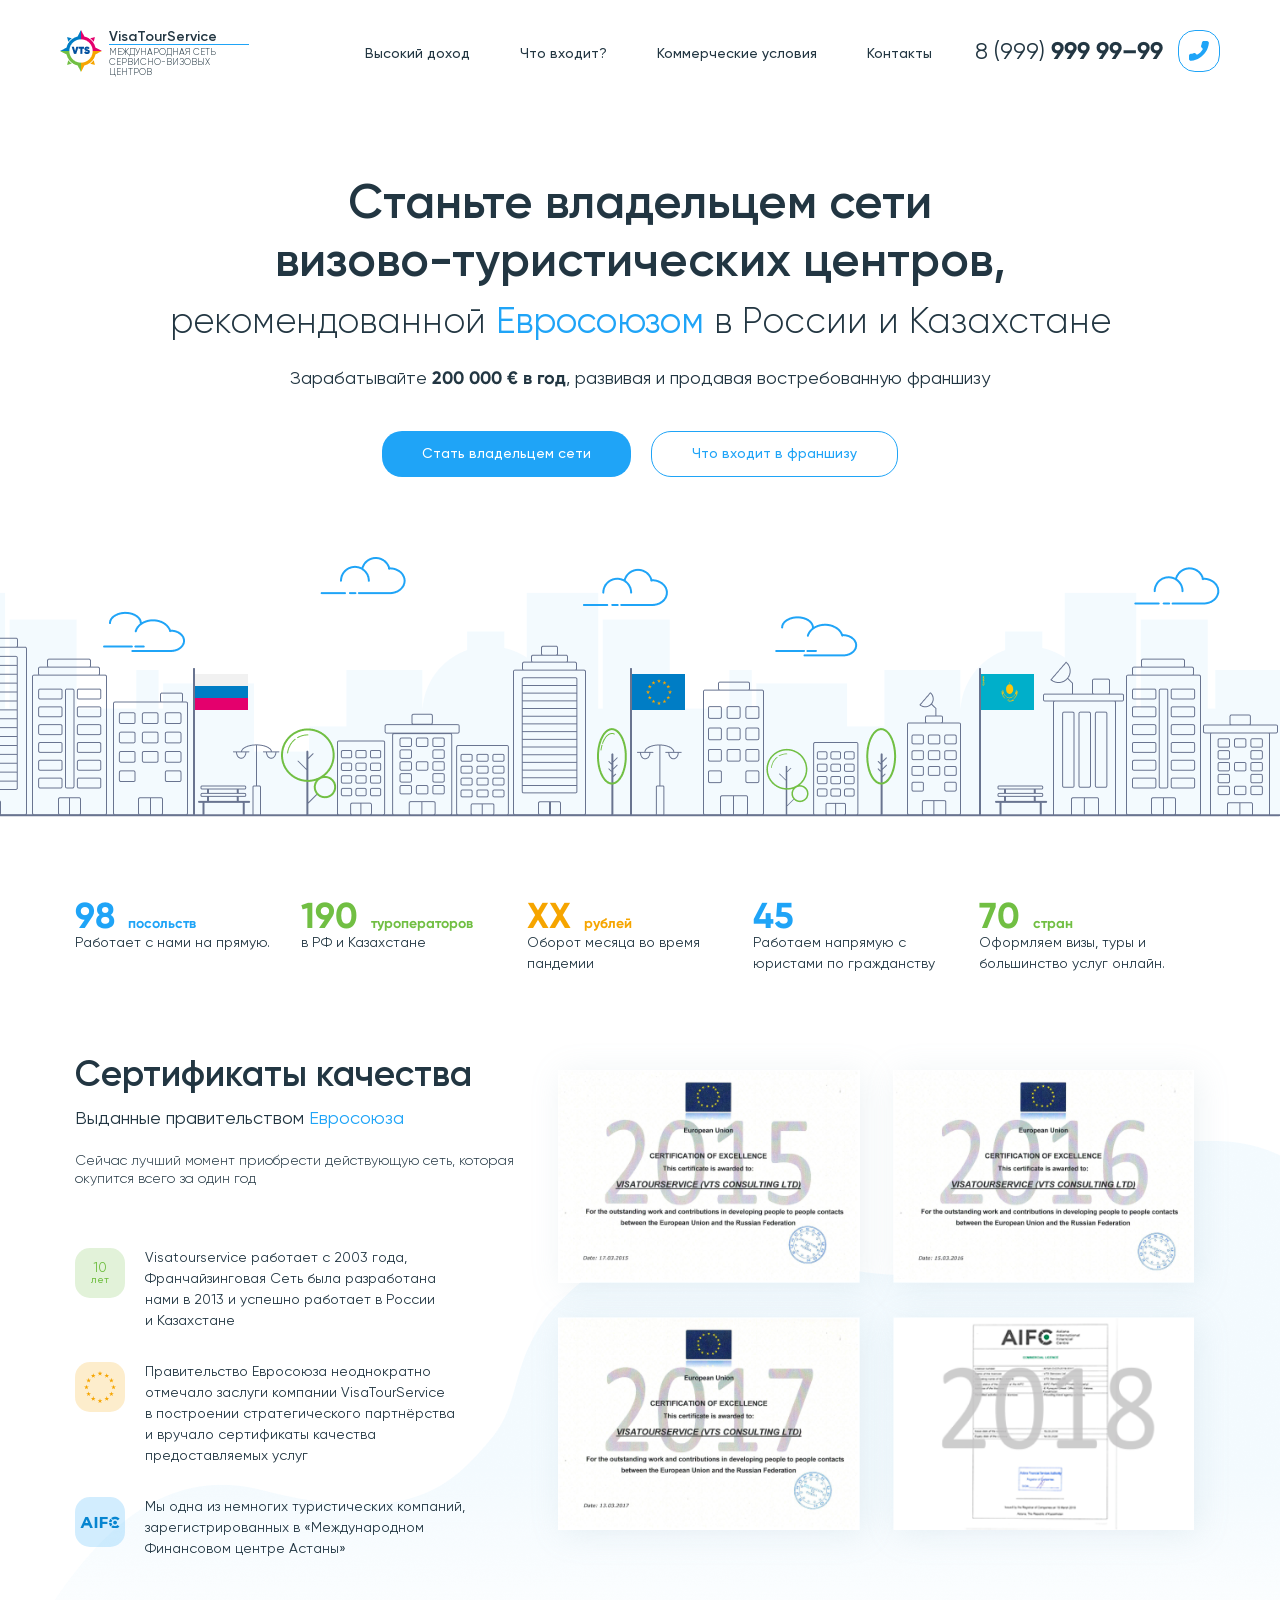
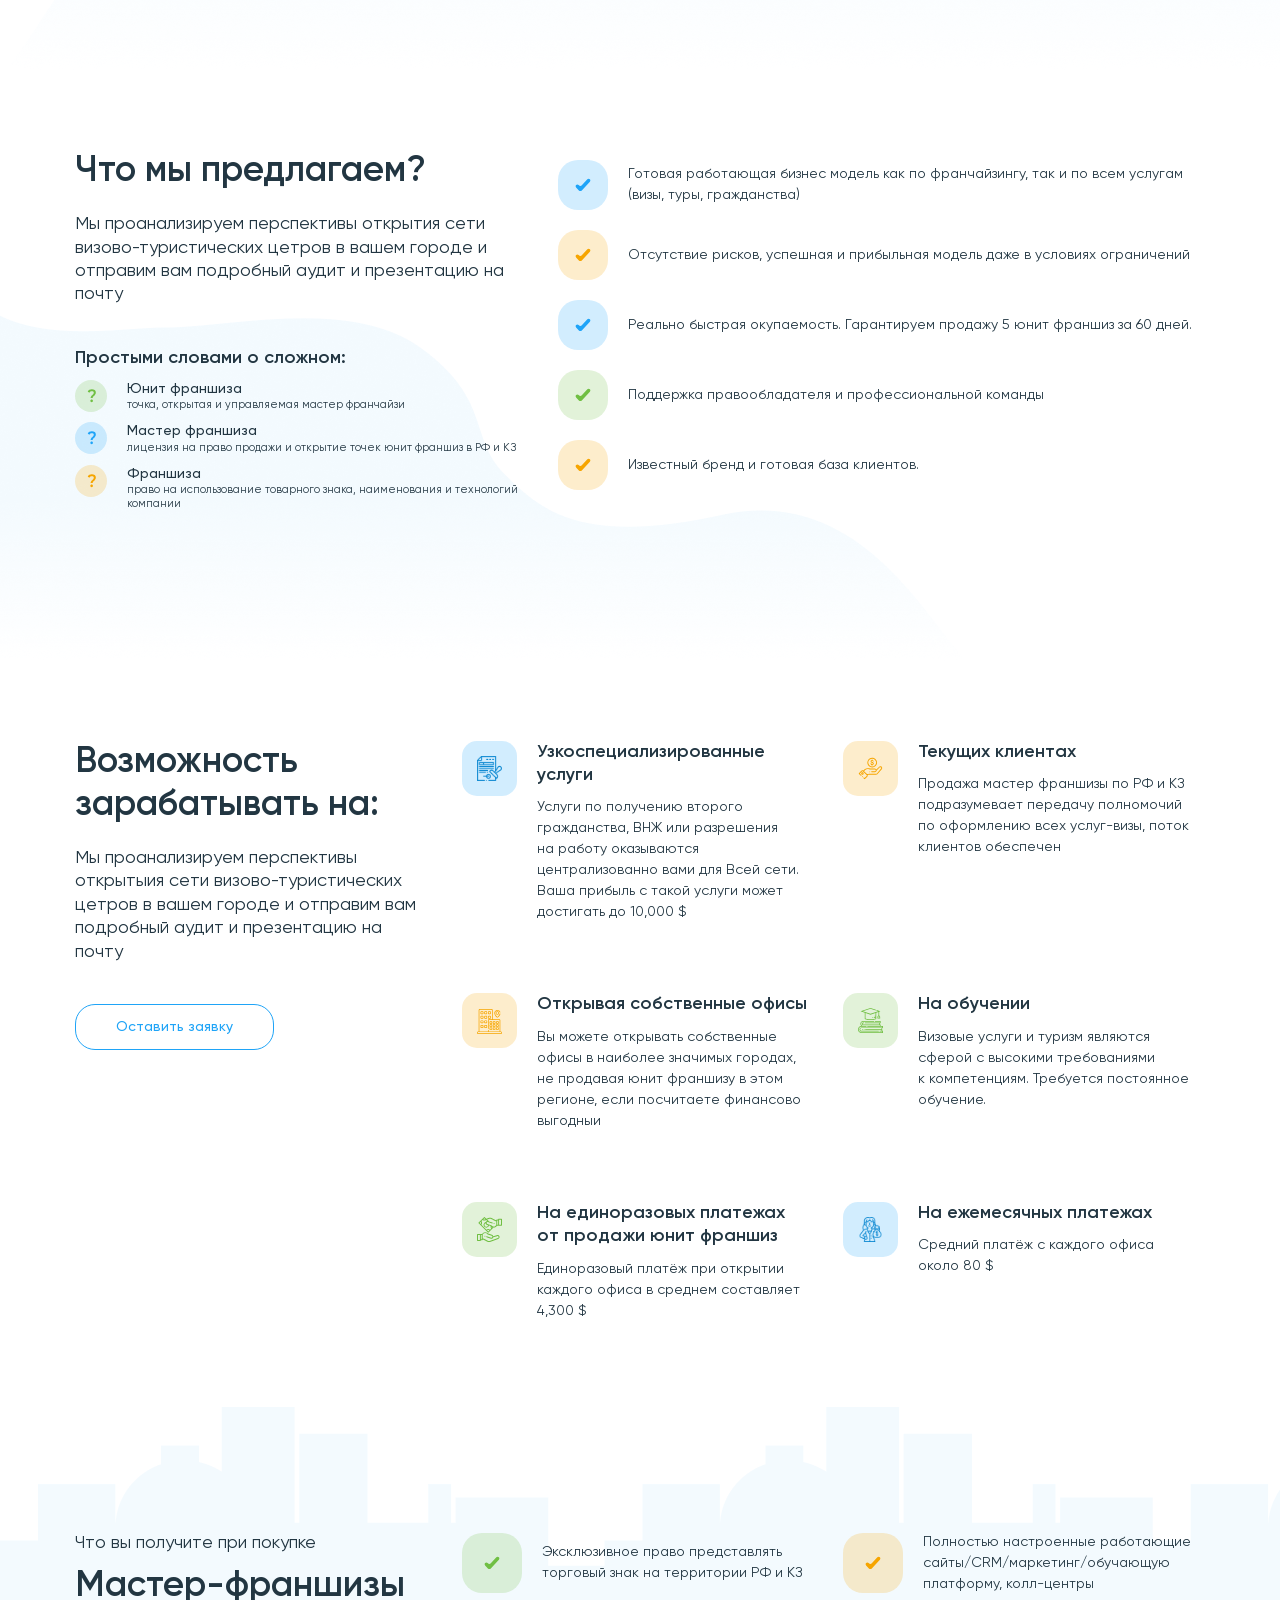
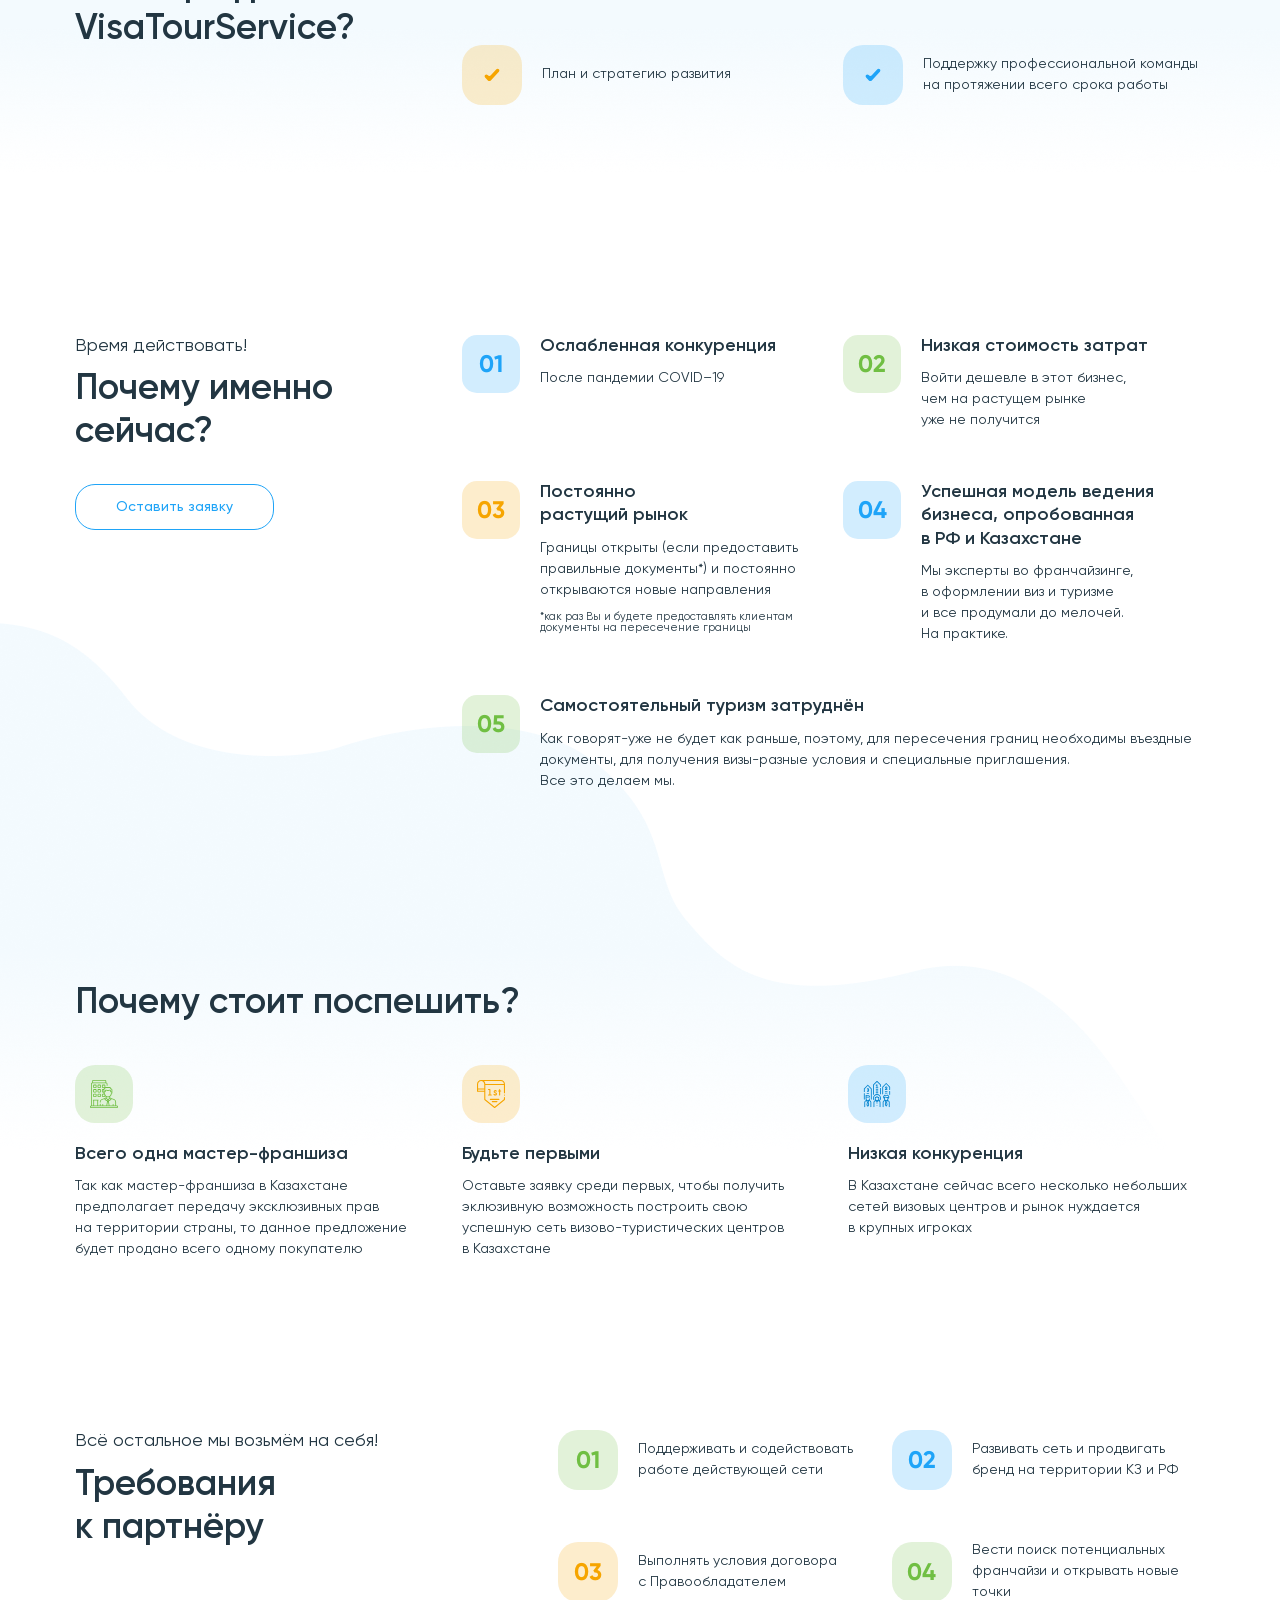
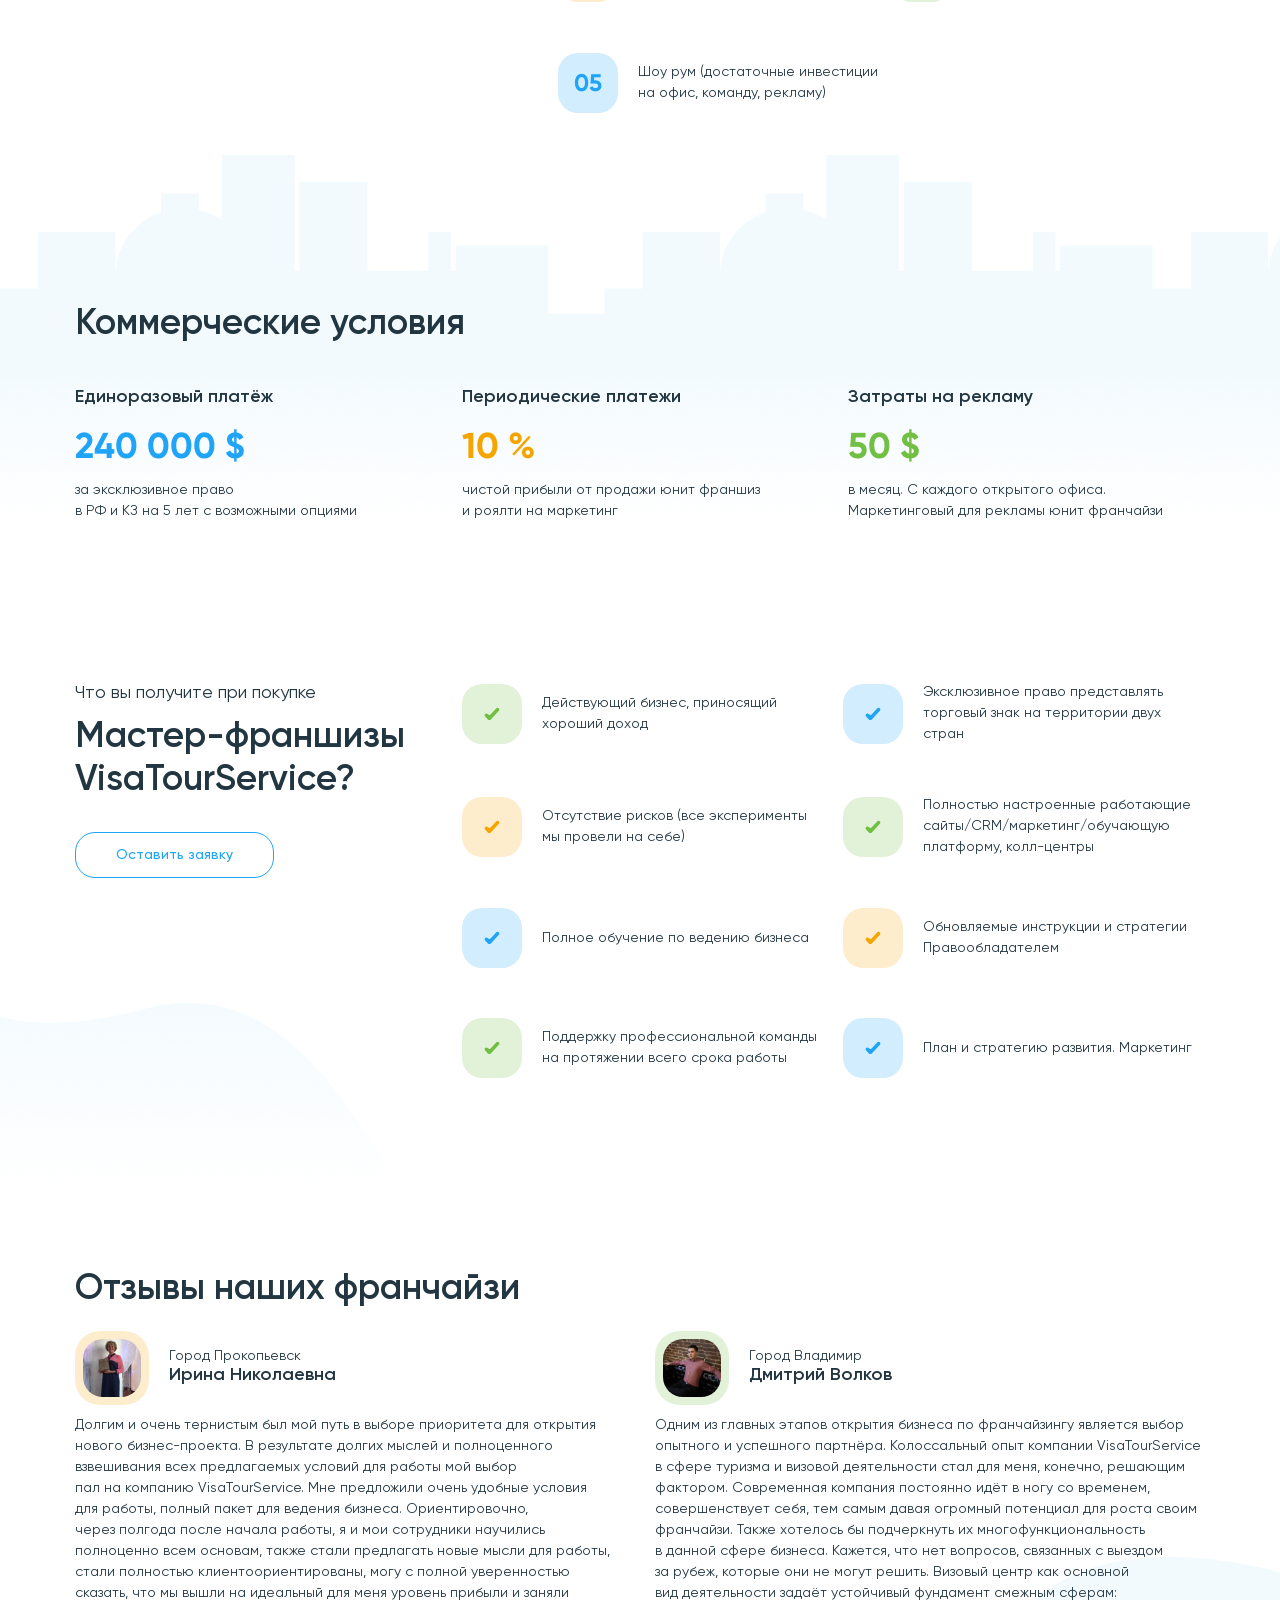
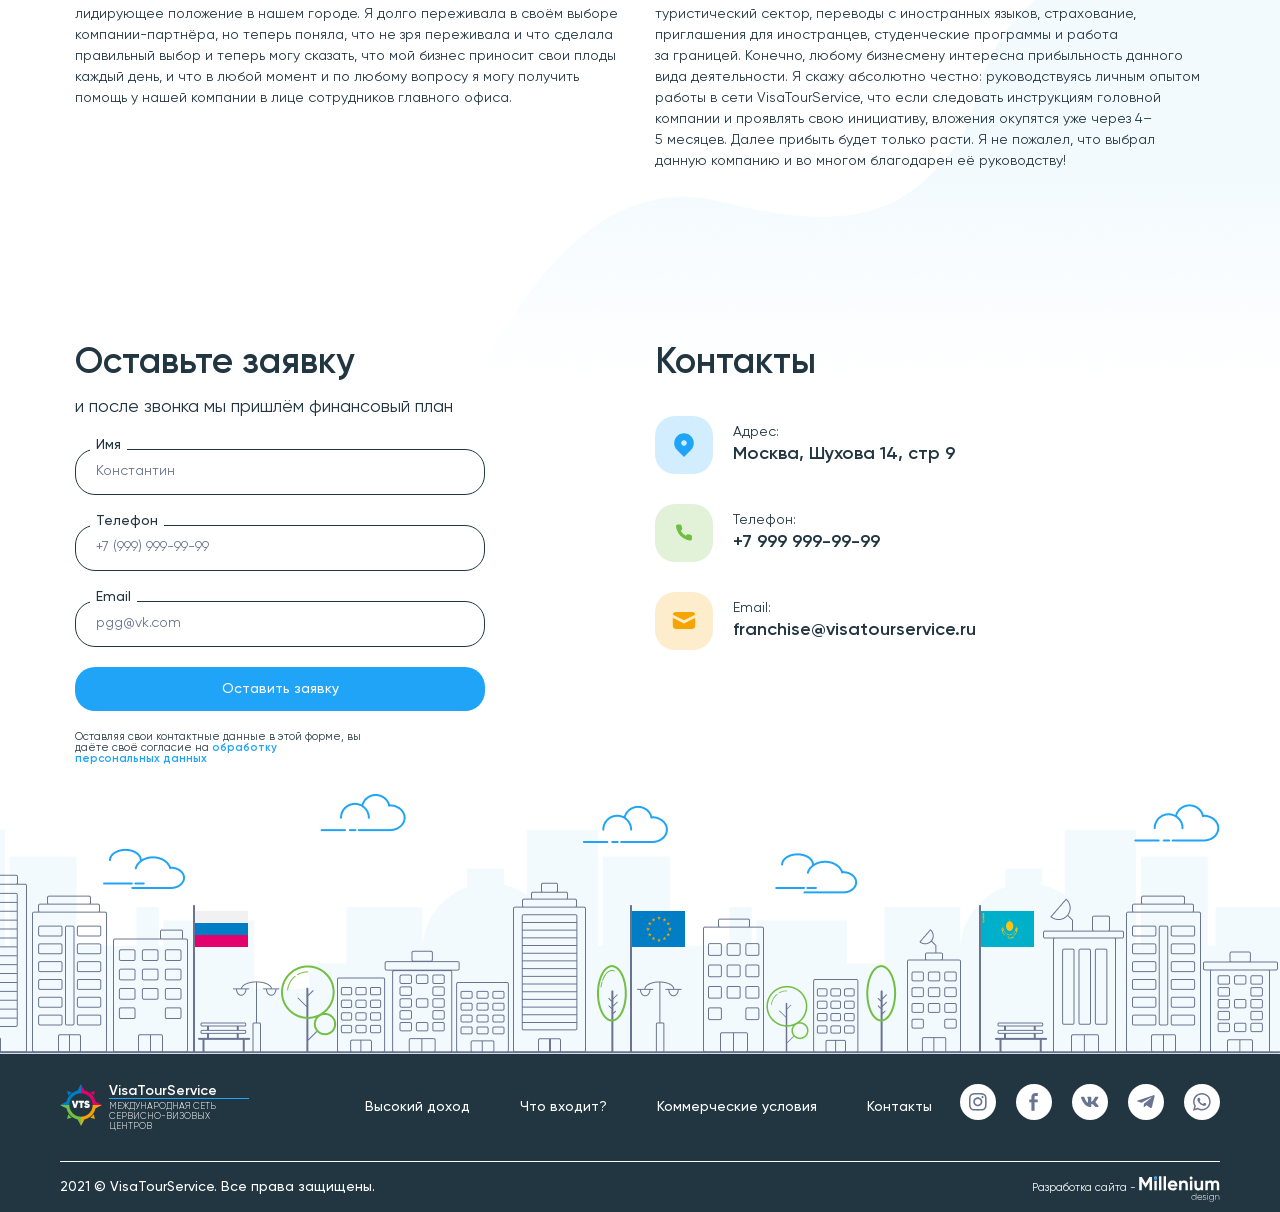
<file: docs/index.html>
<!DOCTYPE html>
<html lang="ru">
<head>
    <meta charset="UTF-8">
    <title>VTS РФ</title>

    <!--<meta http-equiv="cache-control" content="no-cache" />
    <meta http-equiv="Pragma" content="no-cache" />
    <meta http-equiv="Expires" content="-1" />-->

    <meta http-equiv="X-UA-Compatible" content="IE=edge">
    <meta name="viewport" content="width=device-width, initial-scale=1, maximum-scale=1, viewport-fit=cover">

    <link rel="icon" href="img/favicon/favicon.ico">

    <link rel="apple-touch-icon" sizes="180x180" href="img/favicon/favicon-180.png">

    <meta name="theme-color" content="#e5f3eb">

    <link rel="stylesheet" href="css/style.min.css">
    <script src="js/scripts.min.js"></script>

</head>
<body>
<header class="header">
    <div class="container">
        <div class="row">
            <div class="col-lg-3 col order-0 p-0">
                <div class="header_logo__wrapper">
                    <div class="header_logo__img">
                        <img src="img/logo.png" alt="VisaTourService">
                    </div>
                    <div class="header_logo__company">
                        <div class="header_logo__company__name">
                            <span class="strong">VisaTourService</span>
                        </div>
                        <div class="header_logo__company__describer">
                            <span class="uppercase small">Международная СЕТЬ СЕРВИСНО-ВИЗОВЫХ ЦЕНТРОВ</span>
                        </div>
                    </div>
                </div>
            </div>
            <div class="col-xl-6 col order-2 order-lg-1 px-0 px-xl-4 d-none d-lg-block">
                <nav class="header_nav">
                    <a href="#scroll_item_4" class="scroll header_navLink a transition_slow"><span class="h5">Высокий доход</span></a>
                    <a href="#scroll_item_3" class="scroll header_navLink a transition_slow"><span class="h5">Что входит?</span></a>
                    <a href="#scroll_item_9" class="scroll header_navLink a transition_slow"><span class="h5">Коммерческие условия</span></a>
                    <a href="#scroll_item_contacts" class="scroll header_navLink a transition_slow"><span class="h5">Контакты</span></a>
                </nav>
            </div>
            <div class="col-xl-3 col order-1 order-lg-2 p-0">
                <div class="header_phoneNumber">
                    <span>8 (999) <strong>999 99–99</strong></span>
                    <a href="#popup_form_small" class="popup button button-svg transition_fast">
                        <svg width="20" height="20" viewBox="0 0 16 16" fill="none" xmlns="http://www.w3.org/2000/svg">
                            <path d="M0.000494957 11.9791V14.3877C-0.000413895 14.6113 0.0454798 14.8327 0.135237 15.0375C0.224995 15.2424 0.356637 15.4263 0.521733 15.5775C0.686829 15.7286 0.881739 15.8437 1.09398 15.9154C1.30622 15.987 1.53111 16.0136 1.75425 15.9935C4.22976 15.725 6.60765 14.8808 8.69688 13.5286C10.6406 12.2959 12.2886 10.6512 13.5237 8.71134C14.8833 6.61679 15.7294 4.23206 15.9935 1.75036C16.0136 1.52834 15.9871 1.30457 15.9158 1.0933C15.8445 0.882034 15.7299 0.687898 15.5794 0.523253C15.4288 0.358607 15.2455 0.22706 15.0411 0.136987C14.8368 0.0469136 14.6159 0.000287778 14.3926 7.78413e-05H11.9791C11.5887 -0.00375708 11.2102 0.134222 10.9142 0.388297C10.6182 0.642373 10.4248 0.995207 10.3702 1.38103C10.2683 2.15185 10.0794 2.9087 9.80705 3.63713C9.69882 3.9245 9.67539 4.23682 9.73955 4.53707C9.80371 4.83732 9.95277 5.11292 10.1691 5.33121L11.1908 6.35087C10.0455 8.36092 8.37794 10.0252 6.3639 11.1682L5.34221 10.1485C5.12349 9.93264 4.84734 9.78387 4.54649 9.71984C4.24564 9.6558 3.93271 9.67918 3.64477 9.78721C2.91489 10.059 2.15654 10.2476 1.38419 10.3492C0.993406 10.4042 0.636512 10.6007 0.381388 10.9012C0.126264 11.2017 -0.00929451 11.5853 0.000494957 11.9791Z"
                                  fill="currentcolor"/>
                        </svg>
                    </a>
                </div>
            </div>
        </div>
    </div>
</header>

<div class="popup_windows">

    <div class="popup_window mfp-hide" id="popup_form_small">
        <div class="popup_window__title ">
            <span class="h3">Заказ<br> обратного звонка</span>
        </div>
        <form action="" class="mt-3 js_form_ajax_post">
            <label for="popup_small_name" class="input_style_1 mb-5 transition_slow">
                <span>Имя</span>
                <input type="text" id="popup_small_name" name="name" placeholder="Константин" class="input" required>
            </label>
            <label for="popup_small_phone" class="input_style_1 mb-5 transition_slow">
                <span>Телефон</span>
                <input type="text" id="popup_small_phone" name="phone" placeholder="+7 (999) 999-99-99" class="input" required
                       autocomplete="off">
            </label>
            <input type="hidden" value="Форма Заказать звонок" name="where">
            <input type="submit" value="Заказать звонок" class="button_submit button button_style_1 transition_slow">
            <p class="description">Нажимая «Заказать звонок», вы даёте согласие на 
                <a href="#" class="a  transition">обработку персональных данных </a></p>
        </form>
    </div>

    <div class="popup_window mfp-hide" id="popup_form_big">
        <div class="popup_window__title">
            <span class="h3">Оставьте заявку<br> и мы свяжемся с вами</span>
        </div>
        <form action="" class="mt-3 js_form_ajax_post">
            <label for="popup_big_name" class="input_style_1 mb-5 transition_slow">
                <span>Имя</span>
                <input type="text" id="popup_big_name" name="name" placeholder="Константин" class="input" required>
            </label>
            <label for="popup_big_phone" class="input_style_1 mb-5 transition_slow">
                <span>Телефон</span>
                <input type="text" id="popup_big_phone" name="phone" placeholder="+7 (999) 999-99-99" class="input" required
                       autocomplete="off">
            </label>
            <label for="popup_big_email" class="input_style_1 mb-5 transition_slow">
                <span>Email</span>
                <input type="text" id="popup_big_email" name="email" placeholder="pgg@vk.com" class="input" required>
            </label>
            <input type="hidden" value="Форма Оставить заявку" name="where">
            <input type="submit" value="Оставить заявку" class="button_submit button button_style_1 transition_slow">
            <p class="description">Нажимая «Заказать звонок», вы даёте согласие на 
                <a href="#" class="a  transition">обработку персональных данных </a></p>
        </form>
    </div>

    <div class="popup_window mfp-hide" id="js_popup_greeting">
        <div class="js_popup_message_success h3">Спасибо за заявку!</div>
        <div class="js_popup_message_fail h3">Попробуйте позднее</div>
    </div>

</div>

<main class="main">

    <div class="section section_1">
        <div class="container">
            <div class="row">
                <div class="col s1_wrapper">
                    <h1 class="h1 mb-3">Станьте владельцем&nbspсети<br> визово-туристических центров, </h1>
                    <h2 class="h2_l mb-3">рекомендованной <span class="accent">Евросоюзом</span>
                        в России&nbspи&nbspКазахстане</h2>
                    <h3 class="h3_r my-3">Зарабатывайте <strong>200 000 € в год</strong>, развивая и продавая
                        востребованную
                        франшизу</h3>
                    <div class="d-flex justify-content-center mt-5 flex-wrap">
                        <a href="#popup_form_big" class="popup button button_style_1 transition_slow mb-3 mb-lg-0">Стать владельцем
                            сети</a>
                        <a href="#scroll_item_3" class="scroll button button_style_2 transition_slow mb-3 mb-lg-0">Что входит
                            в франшизу</a>
                    </div>
                </div>
            </div>
        </div>
        <div class="s1__decoration s1_bgAnimation">
        </div>
    </div>

    <div class="section section_2">
        <div class="container">
            <div class="row">
                <ul class="col s2_list v2">
                    <li class="s2_list__item">
                        <div class="accent">
                            <span class="numbersBold">98</span>
                            <span class="numbersMedium">посольств</span>
                        </div>
                        <p>Работает с нами на прямую. </p>
                    </li>
                    <li class="s2_list__item">
                        <div class="accent-green">
                            <span class="numbersBold">190</span>
                            <span class="numbersMedium">туроператоров</span>
                        </div>
                        <p>в РФ и Казахстане</p>
                    </li>
                    <li class="s2_list__item">
                        <div class="accent-orange">
                            <span class="numbersBold">ХХ</span>
                            <span class="numbersMedium">рублей</span>
                        </div>
                        <p>Оборот месяца во время пандемии </p>
                    </li>
                    <li class="s2_list__item">
                        <div class="accent">
                            <span class="numbersBold">45</span>
                            <span class="numbersMedium"></span>
                        </div>
                        <p>Работаем напрямую с юристами по гражданству </p>
                    </li>
                    <li class="s2_list__item">
                        <div class="accent-green">
                            <span class="numbersBold">70</span>
                            <span class="numbersMedium">стран</span>
                        </div>
                        <p>Оформляем визы, туры и большинство услуг онлайн. </p>
                    </li>
                </ul>
            </div>
            <div class="row">
                <div class="col-lg-5 col-12">
                    <div class="s2_headers section_headers">
                        <h2 class="h2 mb-3">Сертификаты качества</h2>
                        <h3 class="h3_r mb-3">Выданные правительством <span class="accent">Евросоюза</span></h3>
                        <h4 class="h4 mt-3 mb-5">Сейчас лучший момент приобрести действующую сеть, которая окупится
                            всего
                            за один год</h4>
                    </div>
                    <ul class="s2_description mt-5">
                        <li class="s2_item mb-5">
                            <div class="marker marker-s1 accent-green">
                                <span class="numberInMarker">10</span>
                                <span class="textInMarker">лет</span>
                            </div>
                            <p>Visatourservice работает с 2003 года, Франчайзинговая Сеть была разработана нами
                                в 2013 и успешно работает в России и Казахстане</p>
                        </li>
                        <li class="s2_item mt-3 mb-5">
                            <div class="marker marker-s1 accent-orange">
                                <svg width="32" height="33" viewBox="0 0 32 33" fill="none"
                                     xmlns="http://www.w3.org/2000/svg">
                                    <g clip-path="url(#clip0_15_264)">
                                        <path d="M15.9999 0.0441895L16.5599 1.81211H18.3999L16.9599 2.93714L17.5199 4.70506L15.9999 3.58002L14.4799 4.70506L15.0399 2.93714L13.5999 1.81211H15.4399L15.9999 0.0441895Z"
                                              fill="currentcolor"/>
                                        <path d="M15.9999 27.3658L16.5599 29.1337H18.3999L16.9599 30.1783L17.5199 32.0265L15.9999 30.9015L14.48 32.0265L15.04 30.1783L13.6 29.1337H15.4399L15.9999 27.3658Z"
                                              fill="currentcolor"/>
                                        <path d="M22.7199 25.1158L23.2799 26.8837H25.2L23.6799 28.0087L24.2399 29.7766L22.7199 28.6516L21.1999 29.7766L21.8399 28.0087L20.3199 26.8837H22.1599L22.7199 25.1158Z"
                                              fill="currentcolor"/>
                                        <path d="M27.36 20.4551L27.92 22.223H29.84L28.32 23.348L28.88 25.1159L27.36 23.9908L25.84 25.1159L26.48 23.348L24.96 22.223H26.8L27.36 20.4551Z"
                                              fill="currentcolor"/>
                                        <path d="M29.6 13.7051L30.16 15.473H32L30.48 16.598L31.04 18.3659L29.6 17.2408L28.08 18.3659L28.64 16.598L27.12 15.473H28.96L29.6 13.7051Z"
                                              fill="currentcolor"/>
                                        <path d="M27.36 6.87463L27.92 8.72285H29.84L28.32 9.7675L28.88 11.5354L27.36 10.4907L25.84 11.5354L26.48 9.7675L24.96 8.72285H26.8L27.36 6.87463Z"
                                              fill="currentcolor"/>
                                        <path d="M22.7199 2.21387L23.2799 4.0621H25.2L23.6799 5.10676L24.2399 6.87464L22.7199 5.82999L21.1999 6.87464L21.8399 5.10676L20.3199 4.0621H22.1599L22.7199 2.21387Z"
                                              fill="currentcolor"/>
                                        <path d="M9.27999 25.1158L8.72 26.8837H6.80005L8.32001 28.0087L7.76003 29.7766L9.27999 28.6516L10.8 29.7766L10.16 28.0087L11.6799 26.8837H9.83998L9.27999 25.1158Z"
                                              fill="currentcolor"/>
                                        <path d="M4.63991 20.4551L4.07991 22.223H2.15991L3.67991 23.348L3.11991 25.1159L4.63991 23.9908L6.15992 25.1159L5.51992 23.348L7.03992 22.223H5.19992L4.63991 20.4551Z"
                                              fill="currentcolor"/>
                                        <path d="M2.4 13.7051L1.84 15.473H0L1.52 16.598L0.960001 18.3659L2.4 17.2408L3.92 18.3659L3.36 16.598L4.88 15.473H3.04L2.4 13.7051Z"
                                              fill="currentcolor"/>
                                        <path d="M4.63991 6.87463L4.07991 8.72285H2.15991L3.67991 9.7675L3.11991 11.5354L4.63991 10.4907L6.15992 11.5354L5.51992 9.7675L7.03992 8.72285H5.19992L4.63991 6.87463Z"
                                              fill="currentcolor"/>
                                        <path d="M9.27999 2.21387L8.72 4.0621H6.80005L8.32001 5.10676L7.76003 6.87464L9.27999 5.82999L10.8 6.87464L10.16 5.10676L11.6799 4.0621H9.83998L9.27999 2.21387Z"
                                              fill="currentcolor"/>
                                    </g>
                                    <defs>
                                        <clipPath id="clip0_15_264">
                                            <rect width="32" height="31.9823" fill="white"
                                                  transform="translate(0 0.0441895)"/>
                                        </clipPath>
                                    </defs>
                                </svg>
                            </div>
                            <p>Правительство Евросоюза неоднократно отмечало заслуги компании VisaTourService
                                в построении стратегического партнёрства и вручало сертификаты качества предоставляемых
                                услуг</p>
                        </li>
                        <li class="s2_item mt-3 mb-5">
                            <div class="marker marker-s1 accent">
                                <img src="img/svg/icon_AIFC.png" alt="">
                            </div>
                            <p>Мы одна из немногих туристических компаний, зарегистрированных в «Международном
                                Финансовом центре Астаны»</p>
                        </li>
                    </ul>
                </div>
                <div class="col-lg-7 col-12 s2_certificates">
                    <div class=""><img src="img/cer2015.png" alt=""></div>
                    <div class=""><img src="img/cer2016.png" alt=""></div>
                    <div class=""><img src="img/cer2017.png" alt=""></div>
                    <div class=""><img src="img/cer2018.png" alt=""></div>
                </div>
            </div>
        </div>
        <div class="s2__decoration"></div>
    </div>

    <div class="section section_3" id="scroll_item_3">
        <div class="container">
            <div class="row">
                <div class="col-lg-5 col-12">
                    <div class="s3_headers section_headers">
                        <h2 class="h2 mb-3">Что мы предлагаем?</h2>
                        <h3 class="h3_r my-3">Мы проанализируем перспективы открытия сети визово-туристических цетров в
                            вашем
                            городе и отправим вам подробный аудит и презентацию на почту</h3>
                    </div>
                    <ul class="s3_description mt-5">
                        <h3 class="h3 mb-3">Простыми словами о сложном:</h3>
                        <li class="s3_item my-3">
                            <div class="marker marker-s2 accent-green">
                                <svg width="9" height="14" viewBox="0 0 9 14" fill="none"
                                     xmlns="http://www.w3.org/2000/svg">
                                    <path d="M3.6 9.04C3.6 8.548 3.708 8.092 3.924 7.672C4.14 7.252 4.404 6.892 4.716 6.592C5.028 6.28 5.34 5.986 5.652 5.71C5.964 5.422 6.228 5.116 6.444 4.792C6.66 4.456 6.768 4.108 6.768 3.748C6.768 3.244 6.594 2.86 6.246 2.596C5.898 2.32 5.43 2.182 4.842 2.182C4.278 2.182 3.792 2.326 3.384 2.614C2.976 2.902 2.682 3.31 2.502 3.838L0.72 2.83C1.056 1.978 1.596 1.324 2.34 0.868C3.096 0.399999 3.948 0.165999 4.896 0.165999C5.964 0.165999 6.888 0.471999 7.668 1.084C8.448 1.696 8.838 2.542 8.838 3.622C8.838 4.126 8.73 4.6 8.514 5.044C8.298 5.476 8.034 5.848 7.722 6.16C7.41 6.472 7.098 6.778 6.786 7.078C6.474 7.366 6.21 7.678 5.994 8.014C5.778 8.35 5.67 8.692 5.67 9.04H3.6ZM5.598 12.82C5.334 13.084 5.016 13.216 4.644 13.216C4.272 13.216 3.954 13.084 3.69 12.82C3.426 12.556 3.294 12.238 3.294 11.866C3.294 11.494 3.42 11.176 3.672 10.912C3.936 10.648 4.26 10.516 4.644 10.516C5.016 10.516 5.334 10.648 5.598 10.912C5.862 11.176 5.994 11.494 5.994 11.866C5.994 12.238 5.862 12.556 5.598 12.82Z"
                                          fill="currentcolor"/>
                                </svg>

                            </div>
                            <div class="">
                                <h5 class="h5 mr-2">Юнит франшиза</h5>
                                <span class="description">точка, открытая и управляемая мастер франчайзи</span>
                            </div>

                        </li>
                        <li class="s3_item my-3">
                            <div class="marker marker-s2 accent">
                                <svg width="9" height="14" viewBox="0 0 9 14" fill="none"
                                     xmlns="http://www.w3.org/2000/svg">
                                    <path d="M3.6 9.04C3.6 8.548 3.708 8.092 3.924 7.672C4.14 7.252 4.404 6.892 4.716 6.592C5.028 6.28 5.34 5.986 5.652 5.71C5.964 5.422 6.228 5.116 6.444 4.792C6.66 4.456 6.768 4.108 6.768 3.748C6.768 3.244 6.594 2.86 6.246 2.596C5.898 2.32 5.43 2.182 4.842 2.182C4.278 2.182 3.792 2.326 3.384 2.614C2.976 2.902 2.682 3.31 2.502 3.838L0.72 2.83C1.056 1.978 1.596 1.324 2.34 0.868C3.096 0.399999 3.948 0.165999 4.896 0.165999C5.964 0.165999 6.888 0.471999 7.668 1.084C8.448 1.696 8.838 2.542 8.838 3.622C8.838 4.126 8.73 4.6 8.514 5.044C8.298 5.476 8.034 5.848 7.722 6.16C7.41 6.472 7.098 6.778 6.786 7.078C6.474 7.366 6.21 7.678 5.994 8.014C5.778 8.35 5.67 8.692 5.67 9.04H3.6ZM5.598 12.82C5.334 13.084 5.016 13.216 4.644 13.216C4.272 13.216 3.954 13.084 3.69 12.82C3.426 12.556 3.294 12.238 3.294 11.866C3.294 11.494 3.42 11.176 3.672 10.912C3.936 10.648 4.26 10.516 4.644 10.516C5.016 10.516 5.334 10.648 5.598 10.912C5.862 11.176 5.994 11.494 5.994 11.866C5.994 12.238 5.862 12.556 5.598 12.82Z"
                                          fill="currentcolor"/>
                                </svg>

                            </div>
                            <div class="">
                                <h5 class="h5 mr-2">Мастер франшиза</h5>
                                <span class="description"> лицензия на право продажи и открытие точек юнит франшиз в РФ и КЗ</span>
                            </div>

                        </li>
                        <li class="s3_item my-3">
                            <div class="marker marker-s2 accent-orange">
                                <svg width="9" height="14" viewBox="0 0 9 14" fill="none"
                                     xmlns="http://www.w3.org/2000/svg">
                                    <path d="M3.6 9.04C3.6 8.548 3.708 8.092 3.924 7.672C4.14 7.252 4.404 6.892 4.716 6.592C5.028 6.28 5.34 5.986 5.652 5.71C5.964 5.422 6.228 5.116 6.444 4.792C6.66 4.456 6.768 4.108 6.768 3.748C6.768 3.244 6.594 2.86 6.246 2.596C5.898 2.32 5.43 2.182 4.842 2.182C4.278 2.182 3.792 2.326 3.384 2.614C2.976 2.902 2.682 3.31 2.502 3.838L0.72 2.83C1.056 1.978 1.596 1.324 2.34 0.868C3.096 0.399999 3.948 0.165999 4.896 0.165999C5.964 0.165999 6.888 0.471999 7.668 1.084C8.448 1.696 8.838 2.542 8.838 3.622C8.838 4.126 8.73 4.6 8.514 5.044C8.298 5.476 8.034 5.848 7.722 6.16C7.41 6.472 7.098 6.778 6.786 7.078C6.474 7.366 6.21 7.678 5.994 8.014C5.778 8.35 5.67 8.692 5.67 9.04H3.6ZM5.598 12.82C5.334 13.084 5.016 13.216 4.644 13.216C4.272 13.216 3.954 13.084 3.69 12.82C3.426 12.556 3.294 12.238 3.294 11.866C3.294 11.494 3.42 11.176 3.672 10.912C3.936 10.648 4.26 10.516 4.644 10.516C5.016 10.516 5.334 10.648 5.598 10.912C5.862 11.176 5.994 11.494 5.994 11.866C5.994 12.238 5.862 12.556 5.598 12.82Z"
                                          fill="currentcolor"/>
                                </svg>

                            </div>
                            <div class="">
                                <h5 class="h5 mr-2">Франшиза</h5>
                                <span class="description">право на использование товарного знака, наименования и технологий компании</span>
                            </div>

                        </li>
                    </ul>
                </div>
                <div class="col-lg-7 col-12">
                    <ul class="s3_list mt-5 mt-lg-0">
                        <li class="s3_list__item my-3">
                            <div class="marker marker-s3 accent">
                                <svg width="16" height="14" viewBox="0 0 16 14" fill="none"
                                     xmlns="http://www.w3.org/2000/svg">
                                    <path d="M6.79692 12.4285C6.00599 13.2777 4.66067 13.2777 3.86975 12.4285L1.10076 9.45525C0.480571 8.78932 0.480571 7.75728 1.10076 7.09135C1.78726 6.35422 2.95521 6.35505 3.64067 7.09314L3.86916 7.33918C4.65992 8.19067 6.0074 8.19128 6.79894 7.34051L12.3586 1.36472C13.0447 0.627337 14.2123 0.627045 14.8987 1.36408C15.5192 2.03033 15.5192 3.06287 14.8987 3.72912L6.79692 12.4285Z"
                                          fill="currentcolor"/>
                                </svg>
                            </div>
                            <p>Готовая работающая бизнес модель как по франчайзингу, так и по всем услугам (визы, туры,
                                гражданства)</p>
                        </li>
                        <li class="s3_list__item my-3">
                            <div class="marker marker-s3 accent-orange">
                                <svg width="16" height="14" viewBox="0 0 16 14" fill="none"
                                     xmlns="http://www.w3.org/2000/svg">
                                    <path d="M6.79692 12.4285C6.00599 13.2777 4.66067 13.2777 3.86975 12.4285L1.10076 9.45525C0.480571 8.78932 0.480571 7.75728 1.10076 7.09135C1.78726 6.35422 2.95521 6.35505 3.64067 7.09314L3.86916 7.33918C4.65992 8.19067 6.0074 8.19128 6.79894 7.34051L12.3586 1.36472C13.0447 0.627337 14.2123 0.627045 14.8987 1.36408C15.5192 2.03033 15.5192 3.06287 14.8987 3.72912L6.79692 12.4285Z"
                                          fill="currentcolor"/>
                                </svg>
                            </div>
                            <p>Отсутствие рисков, успешная и прибыльная модель даже в условиях ограничений</p>
                        </li>
                        <li class="s3_list__item my-3">
                            <div class="marker marker-s3 accent">
                                <svg width="16" height="14" viewBox="0 0 16 14" fill="none"
                                     xmlns="http://www.w3.org/2000/svg">
                                    <path d="M6.79692 12.4285C6.00599 13.2777 4.66067 13.2777 3.86975 12.4285L1.10076 9.45525C0.480571 8.78932 0.480571 7.75728 1.10076 7.09135C1.78726 6.35422 2.95521 6.35505 3.64067 7.09314L3.86916 7.33918C4.65992 8.19067 6.0074 8.19128 6.79894 7.34051L12.3586 1.36472C13.0447 0.627337 14.2123 0.627045 14.8987 1.36408C15.5192 2.03033 15.5192 3.06287 14.8987 3.72912L6.79692 12.4285Z"
                                          fill="currentcolor"/>
                                </svg>
                            </div>
                            <p>Реально быстрая окупаемость. Гарантируем продажу 5 юнит франшиз за 60 дней.</p>
                        </li>
                        <li class="s3_list__item my-3">
                            <div class="marker marker-s3 accent-green">
                                <svg width="16" height="14" viewBox="0 0 16 14" fill="none"
                                     xmlns="http://www.w3.org/2000/svg">
                                    <path d="M6.79692 12.4285C6.00599 13.2777 4.66067 13.2777 3.86975 12.4285L1.10076 9.45525C0.480571 8.78932 0.480571 7.75728 1.10076 7.09135C1.78726 6.35422 2.95521 6.35505 3.64067 7.09314L3.86916 7.33918C4.65992 8.19067 6.0074 8.19128 6.79894 7.34051L12.3586 1.36472C13.0447 0.627337 14.2123 0.627045 14.8987 1.36408C15.5192 2.03033 15.5192 3.06287 14.8987 3.72912L6.79692 12.4285Z"
                                          fill="currentcolor"/>
                                </svg>
                            </div>
                            <p>Поддержка правообладателя и профессиональной команды</p>
                        </li>
                        <li class="s3_list__item my-3">
                            <div class="marker marker-s3 accent-orange">
                                <svg width="16" height="14" viewBox="0 0 16 14" fill="none"
                                     xmlns="http://www.w3.org/2000/svg">
                                    <path d="M6.79692 12.4285C6.00599 13.2777 4.66067 13.2777 3.86975 12.4285L1.10076 9.45525C0.480571 8.78932 0.480571 7.75728 1.10076 7.09135C1.78726 6.35422 2.95521 6.35505 3.64067 7.09314L3.86916 7.33918C4.65992 8.19067 6.0074 8.19128 6.79894 7.34051L12.3586 1.36472C13.0447 0.627337 14.2123 0.627045 14.8987 1.36408C15.5192 2.03033 15.5192 3.06287 14.8987 3.72912L6.79692 12.4285Z"
                                          fill="currentcolor"/>
                                </svg>
                            </div>
                            <p>Известный бренд и готовая база клиентов.</p>
                        </li>
                    </ul>
                </div>
            </div>
        </div>
    </div>

    <div class="section section_4" id="scroll_item_4">
        <div class="container">
            <div class="row">
                <div class="col-lg-4 col-12">
                    <div class="section_headers">
                        <h2 class="h2 mb-3">Возможность зарабатывать&nbspна:</h2>
                        <h3 class="h3_r my-3">Мы проанализируем перспективы открытыия сети визово-туристических цетров в
                            вашем городе и отправим вам подробный аудит и презентацию на почту</h3>
                    </div>
                    <div class="s4_description my-5">
                        <a href="#popup_form_big" class="popup button button_style_2 transition_slow">Оставить заявку</a>
                    </div>
                </div>
                <div class="col-lg-8 col-12">
                    <ul class="s4_list">
                        <li class="s4_list__item">
                            <div class="marker marker-s4 accent">
                                <img src="img/svg/icon_official-document.svg" alt="">
                            </div>
                            <div>
                                <h3 class="h3 mb-3">Узкоспециализированные услуги</h3>
                                <p>Услуги по получению второго гражданства, ВНЖ или разрешения на работу оказываются
                                    централизованно вами для Всей сети. Ваша прибыль с такой услуги может достигать
                                    до 10,000 $</p>
                            </div>
                        </li>
                        <li class="s4_list__item">
                            <div class="marker marker-s4 accent-orange">
                                <img src="img/svg/icon_hand.svg" alt="">
                            </div>
                            <div>
                                <h3 class="h3 mb-3">Текущих клиентах</h3>
                                <p>Продажа мастер франшизы по РФ и КЗ подразумевает передачу полномочий по оформлению
                                    всех услуг-визы, поток клиентов обеспечен</p>
                            </div>
                        </li>
                        <li class="s4_list__item">
                            <div class="marker marker-s4 accent-orange">
                                <img src="img/svg/icon_officebuilding.svg" alt="">
                            </div>
                            <div>
                                <h3 class="h3 mb-3">Открывая собственные офисы</h3>
                                <p>Вы можете открывать собственные офисы в наиболее значимых городах, не продавая юнит
                                    франшизу в этом регионе, если посчитаете финансово выгодныи</p>
                            </div>
                        </li>
                        <li class="s4_list__item">
                            <div class="marker marker-s4 accent-green">
                                <img src="img/svg/icon_knowlege.svg" alt="">
                            </div>
                            <div>
                                <h3 class="h3 mb-3">На обучении</h3>
                                <p>Визовые услуги и туризм являются сферой с высокими требованиями к компетенциям.
                                    Требуется постоянное обучение.</p>
                            </div>
                        </li>
                        <li class="s4_list__item">
                            <div class="marker marker-s4 accent-green">
                                <img src="img/svg/icon_paymentmetod.svg" alt="">
                            </div>
                            <div>
                                <h3 class="h3 mb-3">На единоразовых платежах от продажи юнит франшиз</h3>
                                <p>Единоразовый платёж при открытии каждого офиса в среднем составляет 4,300 $</p>
                            </div>
                        </li>
                        <li class="s4_list__item">
                            <div class="marker marker-s4 accent">
                                <img src="img/svg/icon_moneywoman.svg" alt="">
                            </div>
                            <div>
                                <h3 class="h3 mb-3">На ежемесячных платежах</h3>
                                <p>Средний платёж с каждого офиса около 80 $</p>
                            </div>
                        </li>

                    </ul>
                </div>
            </div>
        </div>
    </div>

    <div class="section section_5">
        <div class="container">
            <div class="row">
                <div class="col-lg-4 col-12">
                    <div class="section_headers mb-5">
                        <h3 class="h3_r mb-3">Что вы получите при покупке</h3>
                        <h2 class="h2 ">Мастер-франшизы VisaTourService?</h2>
                    </div>
                </div>
                <div class="col-lg-8 col-12">
                    <ul class="s5_list">
                        <li class="s5_list__item">
                            <div class="marker marker-s5 accent-green">
                                <svg width="16" height="14" viewBox="0 0 16 14" fill="none"
                                     xmlns="http://www.w3.org/2000/svg">
                                    <path d="M6.79692 12.4285C6.00599 13.2777 4.66067 13.2777 3.86975 12.4285L1.10076 9.45525C0.480571 8.78932 0.480571 7.75728 1.10076 7.09135C1.78726 6.35422 2.95521 6.35505 3.64067 7.09314L3.86916 7.33918C4.65992 8.19067 6.0074 8.19128 6.79894 7.34051L12.3586 1.36472C13.0447 0.627337 14.2123 0.627045 14.8987 1.36408C15.5192 2.03033 15.5192 3.06287 14.8987 3.72912L6.79692 12.4285Z"
                                          fill="currentcolor"/>
                                </svg>
                            </div>
                            <p>Эксклюзивное право представлять торговый знак на территории РФ и КЗ</p>
                        </li>
                        <li class="s5_list__item">
                            <div class="marker marker-s5 accent-orange">
                                <svg width="16" height="14" viewBox="0 0 16 14" fill="none"
                                     xmlns="http://www.w3.org/2000/svg">
                                    <path d="M6.79692 12.4285C6.00599 13.2777 4.66067 13.2777 3.86975 12.4285L1.10076 9.45525C0.480571 8.78932 0.480571 7.75728 1.10076 7.09135C1.78726 6.35422 2.95521 6.35505 3.64067 7.09314L3.86916 7.33918C4.65992 8.19067 6.0074 8.19128 6.79894 7.34051L12.3586 1.36472C13.0447 0.627337 14.2123 0.627045 14.8987 1.36408C15.5192 2.03033 15.5192 3.06287 14.8987 3.72912L6.79692 12.4285Z"
                                          fill="currentcolor"/>
                                </svg>
                            </div>
                            <p>Полностью настроенные работающие сайты/CRM/маркетинг/обучающую платформу, колл-центры</p>
                        </li>
                        <li class="s5_list__item">
                            <div class="marker marker-s5 accent-orange">
                                <svg width="16" height="14" viewBox="0 0 16 14" fill="none"
                                     xmlns="http://www.w3.org/2000/svg">
                                    <path d="M6.79692 12.4285C6.00599 13.2777 4.66067 13.2777 3.86975 12.4285L1.10076 9.45525C0.480571 8.78932 0.480571 7.75728 1.10076 7.09135C1.78726 6.35422 2.95521 6.35505 3.64067 7.09314L3.86916 7.33918C4.65992 8.19067 6.0074 8.19128 6.79894 7.34051L12.3586 1.36472C13.0447 0.627337 14.2123 0.627045 14.8987 1.36408C15.5192 2.03033 15.5192 3.06287 14.8987 3.72912L6.79692 12.4285Z"
                                          fill="currentcolor"/>
                                </svg>
                            </div>
                            <p>План и стратегию развития</p>
                        </li>
                        <li class="s5_list__item">
                            <div class="marker marker-s5 accent">
                                <svg width="16" height="14" viewBox="0 0 16 14" fill="none"
                                     xmlns="http://www.w3.org/2000/svg">
                                    <path d="M6.79692 12.4285C6.00599 13.2777 4.66067 13.2777 3.86975 12.4285L1.10076 9.45525C0.480571 8.78932 0.480571 7.75728 1.10076 7.09135C1.78726 6.35422 2.95521 6.35505 3.64067 7.09314L3.86916 7.33918C4.65992 8.19067 6.0074 8.19128 6.79894 7.34051L12.3586 1.36472C13.0447 0.627337 14.2123 0.627045 14.8987 1.36408C15.5192 2.03033 15.5192 3.06287 14.8987 3.72912L6.79692 12.4285Z"
                                          fill="currentcolor"/>
                                </svg>
                            </div>
                            <p>Поддержку профессиональной команды на протяжении всего срока работы</p>
                        </li>
                    </ul>
                </div>
            </div>
        </div>
    </div>

    <div class="section section_6">
        <div class="container">
            <div class="row">
                <div class="col-lg-4 col-12">
                    <div class="section_headers mb-3">
                        <h3 class="h3_r mb-3">Время действовать!</h3>
                        <h2 class="h2">Почему именно сейчас?</h2>
                    </div>
                    <div class="s6_description my-5">
                        <a href="#popup_form_big" class="popup button button_style_2 transition_slow">Оставить заявку</a>
                    </div>
                </div>
                <div class="col-lg-8 col-12">
                    <ul class="s6_list">
                        <li class="s6_list__item">
                            <div class="marker marker-s6 accent">
                                <span class="numbersInMarker">01</span>
                            </div>
                            <div>
                                <h3 class="h3 mb-3">Ослабленная конкуренция</h3>
                                <p>После пандемии COVID–19</p>
                            </div>
                        </li>
                        <li class="s6_list__item">
                            <div class="marker marker-s6 accent-green">
                                <span class="numbersInMarker">02</span>
                            </div>
                            <div>
                                <h3 class="h3 mb-3">Низкая стоимость затрат</h3>
                                <p>Войти дешевле в этот бизнес, чем на растущем рынке уже не получится</p>
                            </div>
                        </li>
                        <li class="s6_list__item">
                            <div class="marker marker-s6 accent-orange">
                                <span class="numbersInMarker">03</span>
                            </div>
                            <div>
                                <h3 class="h3 mb-3">Постоянно<br> растущий рынок</h3>
                                <p>Границы открыты (если предоставить правильные документы*) и постоянно открываются
                                    новые направления</p>
                                <p class="description mt-3">*как раз Вы и будете предоставлять клиентам документы
                                    на пересечение границы</p>
                            </div>
                        </li>
                        <li class="s6_list__item">
                            <div class="marker marker-s6 accent">
                                <span class="numbersInMarker">04</span>
                            </div>
                            <div>
                                <h3 class="h3 mb-3">Успешная модель ведения бизнеса, опробованная в РФ и Казахстане</h3>
                                <p>Мы эксперты во франчайзинге, в оформлении виз и туризме и все продумали до мелочей.
                                    На практике.</p>
                            </div>
                        </li>
                        <li class="s6_list__item">
                            <div class="marker marker-s6 accent-green">
                                <span class="numbersInMarker">05</span>
                            </div>
                            <div>
                                <h3 class="h3 mb-3">Самостоятельный туризм затруднён</h3>
                                <p>Как говорят-уже не будет как раньше, поэтому, для пересечения границ необходимы
                                    въездные документы, для получения визы-разные условия и специальные приглашения.
                                    Все это делаем мы.</p>
                            </div>
                        </li>
                    </ul>
                </div>
            </div>
        </div>
    </div>

    <div class="section section_7">
        <div class="container">
            <div class="row">
                <div class="col-12 section_headers mb-5">
                    <h2 class="h2">Почему стоит поспешить?</h2>
                </div>
                <div class="col-lg-4 col-12">
                    <div class="s7__item">
                        <div class="marker marker-s7 accent-green mb-3">
                            <img src="img/svg/icon_employee.svg" alt="">
                        </div>
                        <div>
                            <h3 class="h3 my-3">Всего одна мастер-франшиза</h3>
                            <p>Так как мастер-франшиза в Казахстане предполагает передачу эксклюзивных прав
                                на территории страны, то данное предложение будет продано всего одному покупателю</p>
                        </div>
                    </div>
                </div>
                <div class="col-lg-4 col-12">
                    <div class="s7__item">
                        <div class="marker marker-s7 accent-orange mb-3">
                            <img src="img/svg/icon_ribbon.svg" alt="">
                        </div>
                        <div>
                            <h3 class="h3 my-3">Будьте первыми</h3>
                            <p>Оставьте заявку среди первых, чтобы получить эклюзивную возможность построить свою
                                успешную сеть визово-туристических центров в Казахстане</p>
                        </div>
                    </div>
                </div>
                <div class="col-lg-4 col-12">
                    <div class="s7__item">
                        <div class="marker marker-s7 accent mb-3">
                            <img src="img/svg/icon_competition.svg" alt="">
                        </div>
                        <div>
                            <h3 class="h3 my-3">Низкая конкуренция</h3>
                            <p>В Казахстане сейчас всего несколько небольших сетей визовых центров и рынок нуждается
                                в крупных игроках</p>
                        </div>
                    </div>
                </div>
            </div>
        </div>
    </div>

    <div class="section section_8">
        <div class="container">
            <div class="row">
                <div class="col-lg-5 col-12">
                    <div class="section_headers mb-5">
                        <h3 class="h3_r mb-3">Всё остальное мы возьмём на себя!</h3>
                        <h2 class="h2">Требования<br> к партнёру</h2>
                    </div>
                </div>
                <div class="col-lg-7 col-12">
                    <ul class="s8_list">
                        <li class="s8_list__item">
                            <div class="marker marker-s5 accent-green">
                                <span class="numbersInMarker">01</span>
                            </div>
                            <p>Поддерживать и содействовать работе действующей сети</p>
                        </li>
                        <li class="s8_list__item">
                            <div class="marker marker-s5 accent">
                                <span class="numbersInMarker">02</span>
                            </div>
                            <p>Развивать сеть и продвигать бренд на территории КЗ и РФ</p>
                        </li>
                        <li class="s8_list__item">
                            <div class="marker marker-s5 accent-orange">
                                <span class="numbersInMarker">03</span>
                            </div>
                            <p>Выполнять условия договора с Правообладателем</p>
                        </li>
                        <li class="s8_list__item">
                            <div class="marker marker-s5 accent-green">
                                <span class="numbersInMarker">04</span>
                            </div>
                            <p>Вести поиск потенциальных франчайзи и открывать новые точки</p>
                        </li>
                        <li class="s8_list__item">
                            <div class="marker marker-s5 accent">
                                <span class="numbersInMarker">05</span>
                            </div>
                            <p>Шоу рум (достаточные инвестиции на офис, команду, рекламу)</p>
                        </li>
                    </ul>
                </div>
            </div>
        </div>
    </div>

    <div class="section section_9" id="scroll_item_9">
        <div class="container">
            <div class="row">
                <div class="col-12 section_headers mb-5">
                    <h2 class="h2">Коммерческие условия</h2>
                </div>
                <div class="col-lg-4 col-md-6 col-12">
                    <div class="s9__item">
                        <h3 class="h3">Единоразовый платёж</h3>
                        <div class="numbersBold my-3">
                            <div class="accent">240 000 $</div>
                        </div>
                        <p>за эксклюзивное право в РФ и КЗ на 5 лет с возможными опциями</p>
                    </div>
                </div>
                <div class="col-lg-4 col-md-6 col-12">
                    <div class="s9__item">
                        <h3 class="h3">Периодические платежи</h3>
                        <div class="numbersBold my-3">
                            <div class="accent-orange">10 %</div>
                        </div>
                        <p>чистой прибыли от продажи юнит франшиз и роялти на маркетинг</p>
                    </div>
                </div>
                <div class="col-lg-4 col-md-6 col-12">
                    <div class="s9__item">
                        <h3 class="h3">Затраты на рекламу</h3>
                        <div class="numbersBold my-3">
                            <div class="accent-green">50 $</div>
                        </div>
                        <p>в месяц. С каждого открытого офиса. Маркетинговый для рекламы юнит франчайзи</p>
                    </div>
                </div>
            </div>
        </div>
    </div>

    <div class="section section_10">
        <div class="container">
            <div class="row">
                <div class="col-lg-4 col-12">
                    <div class="section_headers mb-3">
                        <h3 class="h3_r mb-3">Что вы получите при покупке</h3>
                        <h2 class="h2">Мастер-франшизы VisaTourService?</h2>
                    </div>
                    <div class="s10_description my-5">
                        <a href="#popup_form_big" class="popup button button_style_2 transition_slow">Оставить заявку</a>
                    </div>
                </div>
                <div class="col-lg-8 col-12">
                    <ul class="s10_list">
                        <li class="s10_list__item">
                            <div class="marker marker-s5 accent-green">
                                <svg width="16" height="14" viewBox="0 0 16 14" fill="none"
                                     xmlns="http://www.w3.org/2000/svg">
                                    <path d="M6.79692 12.4285C6.00599 13.2777 4.66067 13.2777 3.86975 12.4285L1.10076 9.45525C0.480571 8.78932 0.480571 7.75728 1.10076 7.09135C1.78726 6.35422 2.95521 6.35505 3.64067 7.09314L3.86916 7.33918C4.65992 8.19067 6.0074 8.19128 6.79894 7.34051L12.3586 1.36472C13.0447 0.627337 14.2123 0.627045 14.8987 1.36408C15.5192 2.03033 15.5192 3.06287 14.8987 3.72912L6.79692 12.4285Z"
                                          fill="currentcolor"/>
                                </svg>
                            </div>
                            <p>Действующий бизнес, приносящий хороший доход</p>
                        </li>
                        <li class="s10_list__item">
                            <div class="marker marker-s5 accent">
                                <svg width="16" height="14" viewBox="0 0 16 14" fill="none"
                                     xmlns="http://www.w3.org/2000/svg">
                                    <path d="M6.79692 12.4285C6.00599 13.2777 4.66067 13.2777 3.86975 12.4285L1.10076 9.45525C0.480571 8.78932 0.480571 7.75728 1.10076 7.09135C1.78726 6.35422 2.95521 6.35505 3.64067 7.09314L3.86916 7.33918C4.65992 8.19067 6.0074 8.19128 6.79894 7.34051L12.3586 1.36472C13.0447 0.627337 14.2123 0.627045 14.8987 1.36408C15.5192 2.03033 15.5192 3.06287 14.8987 3.72912L6.79692 12.4285Z"
                                          fill="currentcolor"/>
                                </svg>
                            </div>
                            <p>Эксклюзивное право представлять торговый знак на территории двух стран</p>
                        </li>
                        <li class="s10_list__item">
                            <div class="marker marker-s5 accent-orange">
                                <svg width="16" height="14" viewBox="0 0 16 14" fill="none"
                                     xmlns="http://www.w3.org/2000/svg">
                                    <path d="M6.79692 12.4285C6.00599 13.2777 4.66067 13.2777 3.86975 12.4285L1.10076 9.45525C0.480571 8.78932 0.480571 7.75728 1.10076 7.09135C1.78726 6.35422 2.95521 6.35505 3.64067 7.09314L3.86916 7.33918C4.65992 8.19067 6.0074 8.19128 6.79894 7.34051L12.3586 1.36472C13.0447 0.627337 14.2123 0.627045 14.8987 1.36408C15.5192 2.03033 15.5192 3.06287 14.8987 3.72912L6.79692 12.4285Z"
                                          fill="currentcolor"/>
                                </svg>
                            </div>
                            <p>Отсутствие рисков (все эксперименты мы провели на себе)</p>
                        </li>
                        <li class="s10_list__item">
                            <div class="marker marker-s5 accent-green">
                                <svg width="16" height="14" viewBox="0 0 16 14" fill="none"
                                     xmlns="http://www.w3.org/2000/svg">
                                    <path d="M6.79692 12.4285C6.00599 13.2777 4.66067 13.2777 3.86975 12.4285L1.10076 9.45525C0.480571 8.78932 0.480571 7.75728 1.10076 7.09135C1.78726 6.35422 2.95521 6.35505 3.64067 7.09314L3.86916 7.33918C4.65992 8.19067 6.0074 8.19128 6.79894 7.34051L12.3586 1.36472C13.0447 0.627337 14.2123 0.627045 14.8987 1.36408C15.5192 2.03033 15.5192 3.06287 14.8987 3.72912L6.79692 12.4285Z"
                                          fill="currentcolor"/>
                                </svg>
                            </div>
                            <p>Полностью настроенные работающие сайты/CRM/маркетинг/обучающую платформу, колл-центры</p>
                        </li>
                        <li class="s10_list__item">
                            <div class="marker marker-s5 accent">
                                <svg width="16" height="14" viewBox="0 0 16 14" fill="none"
                                     xmlns="http://www.w3.org/2000/svg">
                                    <path d="M6.79692 12.4285C6.00599 13.2777 4.66067 13.2777 3.86975 12.4285L1.10076 9.45525C0.480571 8.78932 0.480571 7.75728 1.10076 7.09135C1.78726 6.35422 2.95521 6.35505 3.64067 7.09314L3.86916 7.33918C4.65992 8.19067 6.0074 8.19128 6.79894 7.34051L12.3586 1.36472C13.0447 0.627337 14.2123 0.627045 14.8987 1.36408C15.5192 2.03033 15.5192 3.06287 14.8987 3.72912L6.79692 12.4285Z"
                                          fill="currentcolor"/>
                                </svg>
                            </div>
                            <p>Полное обучение по ведению бизнеса</p>
                        </li>
                        <li class="s10_list__item">
                            <div class="marker marker-s5 accent-orange">
                                <svg width="16" height="14" viewBox="0 0 16 14" fill="none"
                                     xmlns="http://www.w3.org/2000/svg">
                                    <path d="M6.79692 12.4285C6.00599 13.2777 4.66067 13.2777 3.86975 12.4285L1.10076 9.45525C0.480571 8.78932 0.480571 7.75728 1.10076 7.09135C1.78726 6.35422 2.95521 6.35505 3.64067 7.09314L3.86916 7.33918C4.65992 8.19067 6.0074 8.19128 6.79894 7.34051L12.3586 1.36472C13.0447 0.627337 14.2123 0.627045 14.8987 1.36408C15.5192 2.03033 15.5192 3.06287 14.8987 3.72912L6.79692 12.4285Z"
                                          fill="currentcolor"/>
                                </svg>
                            </div>
                            <p>Обновляемые инструкции и стратегии Правообладателем</p>
                        </li>
                        <li class="s10_list__item">
                            <div class="marker marker-s5 accent-green">
                                <svg width="16" height="14" viewBox="0 0 16 14" fill="none"
                                     xmlns="http://www.w3.org/2000/svg">
                                    <path d="M6.79692 12.4285C6.00599 13.2777 4.66067 13.2777 3.86975 12.4285L1.10076 9.45525C0.480571 8.78932 0.480571 7.75728 1.10076 7.09135C1.78726 6.35422 2.95521 6.35505 3.64067 7.09314L3.86916 7.33918C4.65992 8.19067 6.0074 8.19128 6.79894 7.34051L12.3586 1.36472C13.0447 0.627337 14.2123 0.627045 14.8987 1.36408C15.5192 2.03033 15.5192 3.06287 14.8987 3.72912L6.79692 12.4285Z"
                                          fill="currentcolor"/>
                                </svg>
                            </div>
                            <p>Поддержку профессиональной команды на протяжении всего срока работы</p>
                        </li>
                        <li class="s10_list__item">
                            <div class="marker marker-s5 accent">
                                <svg width="16" height="14" viewBox="0 0 16 14" fill="none"
                                     xmlns="http://www.w3.org/2000/svg">
                                    <path d="M6.79692 12.4285C6.00599 13.2777 4.66067 13.2777 3.86975 12.4285L1.10076 9.45525C0.480571 8.78932 0.480571 7.75728 1.10076 7.09135C1.78726 6.35422 2.95521 6.35505 3.64067 7.09314L3.86916 7.33918C4.65992 8.19067 6.0074 8.19128 6.79894 7.34051L12.3586 1.36472C13.0447 0.627337 14.2123 0.627045 14.8987 1.36408C15.5192 2.03033 15.5192 3.06287 14.8987 3.72912L6.79692 12.4285Z"
                                          fill="currentcolor"/>
                                </svg>
                            </div>
                            <p>План и стратегию развития. Маркетинг </p>
                        </li>

                    </ul>
                </div>
            </div>
        </div>
    </div>

    <div class="section section_11">
        <div class="container">
            <div class="row">
                <div class="col-12 section_headers mb-3">
                    <h2 class="h2">Отзывы наших франчайзи</h2>
                </div>
                <div class="col-lg-6 col-12">
                    <div class="s11__item">
                        <div class="s11__item_header my-3">
                            <div class="marker marker-s11 accent-orange">
                                <img src="img/feedback_icon1.png" alt="">
                            </div>
                            <div>
                                <span>Город Прокопьевск</span>
                                <div class="h3">Ирина Николаевна</div>
                            </div>
                        </div>
                        <p class="my-3">Долгим и очень тернистым был мой путь в выборе приоритета для открытия нового
                            бизнес-проекта.
                            В результате долгих мыслей и полноценного взвешивания всех предлагаемых условий для работы
                            мой выбор пал на компанию VisaTourService. Мне предложили очень удобные условия для работы,
                            полный пакет для ведения бизнеса. Ориентировочно, через полгода после начала работы,
                            я и мои сотрудники научились полноценно всем основам, также стали предлагать новые мысли
                            для работы, стали полностью клиентоориентированы, могу с полной уверенностью сказать,
                            что мы вышли на идеальный для меня уровень прибыли и заняли лидирующее положение в нашем
                            городе. Я долго переживала в своём выборе компании-партнёра, но теперь поняла, что не зря
                            переживала и что сделала правильный выбор и теперь могу сказать, что мой бизнес приносит
                            свои плоды каждый день, и что в любой момент и по любому вопросу я могу получить помощь
                            у нашей компании в лице сотрудников главного офиса.</p>
                    </div>
                </div>
                <div class="col-lg-6 col-12">
                    <div class="s11__item">
                        <div class="s11__item_header my-3">
                            <div class="marker marker-s11 accent-green">
                                <img src="img/feedback_icon2.png" alt="">
                            </div>
                            <div>
                                <span>Город Владимир</span>
                                <div class="h3">Дмитрий Волков</div>
                            </div>
                        </div>
                        <p class="my-3">Одним из главных этапов открытия бизнеса по франчайзингу является выбор опытного
                            и успешного
                            партнёра. Колоссальный опыт компании VisaTourService в сфере туризма и визовой деятельности
                            стал для меня, конечно, решающим фактором. Современная компания постоянно идёт в ногу
                            со временем, совершенствует себя, тем самым давая огромный потенциал для роста своим
                            франчайзи. Также хотелось бы подчеркнуть их многофункциональность в данной сфере бизнеса.
                            Кажется, что нет вопросов, связанных с выездом за рубеж, которые они не могут решить.
                            Визовый центр как основной вид деятельности задаёт устойчивый фундамент смежным сферам:
                            туристический сектор, переводы с иностранных языков, страхование, приглашения
                            для иностранцев, студенческие программы и работа за границей. Конечно, любому бизнесмену
                            интересна прибыльность данного вида деятельности. Я скажу абсолютно честно: руководствуясь
                            личным опытом работы в сети VisaTourService, что если следовать инструкциям головной
                            компании и проявлять свою инициативу, вложения окупятся уже через 4–5 месяцев. Далее прибыть
                            будет только расти. Я не пожалел, что выбрал данную компанию и во многом благодарен
                            её руководству!</p>
                    </div>
                </div>
            </div>
        </div>
    </div>

    <div class="section section_12">
        <div class="container">
            <div class="row">
                <div class="col-xl-6 col-lg-7 col-12 order-1 order-lg-0">
                    <div class="section_headers mb-3">
                        <h2 class="h2 mb-3">Оставьте заявку</h2>
                        <h3 class="h3_r mb-3">и после звонка мы пришлём финансовый план</h3>
                    </div>
                    <form action="" class="mb-5 js_form_ajax_post">
                        <label for="name" class="input_style_1 transition_slow">
                            <span>Имя</span>
                            <input type="text" id="name" name="name" placeholder="Константин" class="input" required>
                        </label>
                        <label for="phone" class="input_style_1 transition_slow">
                            <span>Телефон</span>
                            <input type="text" id="phone" name="phone" placeholder="+7 (999) 999-99-99" class="input"
                                   required autocomplete="off">
                        </label>
                        <label for="email" class="input_style_1 transition_slow">
                            <span>Email</span>
                            <input type="text" id="email" name="email" placeholder="pgg@vk.com" class="input" required>
                        </label>
                        <input type="hidden" value="Форма Оставить заявку внизу страницы" name="where">
                        <input type="submit" value="Оставить заявку"
                               class="button_submit button button_style_1 transition_slow">
                        <p class="description">Оставляя свои контактные данные в этой форме, вы даёте своё согласие на
                            <a href="#" class="a_accent strong transition">обработку персональных данных </a></p>
                    </form>
                </div>
                <div class="col-xl-6 col-lg-5 col-12 order-0 order-lg-1">
                    <div class="section_headers mb-5" id="scroll_item_contacts">
                        <h2 class="h2">Контакты</h2>
                    </div>
                    <div class="s12__item mt-3 mb-5">
                        <div class="marker marker-s7 accent">
                            <svg width="28" height="29" viewBox="0 0 28 29" fill="none"
                                 xmlns="http://www.w3.org/2000/svg">
                                <path fill-rule="evenodd" clip-rule="evenodd"
                                      d="M7.07037 6.17016C10.8975 2.34302 17.1025 2.34302 20.9297 6.17016C24.7568 9.9973 24.7568 16.2023 20.9297 20.0294L14 26.9591L7.07037 20.0294C3.24323 16.2023 3.24323 9.9973 7.07037 6.17016ZM14 15.8998C15.5464 15.8998 16.8 14.6462 16.8 13.0998C16.8 11.5534 15.5464 10.2998 14 10.2998C12.4536 10.2998 11.2 11.5534 11.2 13.0998C11.2 14.6462 12.4536 15.8998 14 15.8998Z"
                                      fill="currentcolor"/>
                            </svg>
                        </div>
                        <div>
                            <p>Адрес:</p>
                            <p class="h3">Москва, Шухова 14, стр 9</p>
                        </div>
                    </div>
                    <div class="s12__item mt-3 mb-5">
                        <div class="marker marker-s7 accent-green">
                            <svg width="20" height="21" viewBox="0 0 20 21" fill="none"
                                 xmlns="http://www.w3.org/2000/svg">
                                <path d="M6.02093 2.50049L3.61228 2.50049C3.38868 2.49959 3.16735 2.54548 2.96247 2.63524C2.75759 2.72499 2.57368 2.85664 2.42252 3.02173C2.27136 3.18683 2.15627 3.38174 2.08463 3.59398C2.013 3.80622 1.98639 4.03111 2.00652 4.25425C2.27497 6.72976 3.1192 9.10765 4.47137 11.1969C5.70406 13.1406 7.34876 14.7886 9.28866 16.0237C11.3832 17.3833 13.7679 18.2294 16.2496 18.4935C16.4717 18.5136 16.6954 18.4871 16.9067 18.4158C17.118 18.3445 17.3121 18.2299 17.4767 18.0794C17.6414 17.9288 17.7729 17.7455 17.863 17.5411C17.9531 17.3368 17.9997 17.1159 17.9999 16.8926L17.9999 14.4791C18.0038 14.0887 17.8658 13.7102 17.6117 13.4142C17.3576 13.1182 17.0048 12.9248 16.619 12.8702C15.8481 12.7683 15.0913 12.5794 14.3629 12.3071C14.0755 12.1988 13.7632 12.1754 13.4629 12.2396C13.1627 12.3037 12.8871 12.4528 12.6688 12.6691L11.6491 13.6908C9.63908 12.5455 7.97478 10.8779 6.83184 8.8639L7.8515 7.84221C8.06736 7.62349 8.21613 7.34734 8.28016 7.04649C8.3442 6.74564 8.32082 6.43271 8.21279 6.14477C7.94098 5.41489 7.75244 4.65654 7.65078 3.88419C7.59576 3.49341 7.39931 3.13651 7.0988 2.88139C6.79829 2.62626 6.41468 2.4907 6.02093 2.50049Z"
                                      fill="currentcolor"/>
                            </svg>
                        </div>
                        <div>
                            <p>Телефон:</p>
                            <p class="h3">+7 999 999-99-99</p>
                        </div>
                    </div>
                    <div class="s12__item mt-3 mb-5">
                        <div class="marker marker-s7 accent-orange">
                            <svg width="28" height="29" viewBox="0 0 28 29" fill="none"
                                 xmlns="http://www.w3.org/2000/svg">
                                <path d="M2.80465 8.73707L13.9999 14.3347L25.1953 8.737C25.1109 7.26651 23.8916 6.1001 22.4 6.1001H5.59999C4.10831 6.1001 2.88908 7.26655 2.80465 8.73707Z"
                                      fill="currentcolor"/>
                                <path d="M25.2 11.8652L13.9999 17.4652L2.79999 11.8652V20.1001C2.79999 21.6465 4.05359 22.9001 5.59999 22.9001H22.4C23.9464 22.9001 25.2 21.6465 25.2 20.1001V11.8652Z"
                                      fill="currentcolor"/>
                            </svg>

                        </div>
                        <div>
                            <p>Email:</p>
                            <p class="h3">franchise@visatourservice.ru</p>
                        </div>
                    </div>

                </div>
            </div>
        </div>
        <div class="s1__decoration s1_bgAnimation">
        </div>
    </div>

</main>
<footer class="footer section">
    <div class="container">
        <div class="row py-5">
            <div class="col-lg-3 col order-0 p-0">
                <div class="header_logo__wrapper">
                    <div class="header_logo__img">
                        <img src="img/logo_footer.png" alt="VisaTourService">
                    </div>
                    <div class="header_logo__company">
                        <div class="header_logo__company__name">
                            <span class="strong">VisaTourService</span>
                        </div>
                        <div class="header_logo__company__describer">
                            <span class="uppercase small">Международная СЕТЬ СЕРВИСНО-ВИЗОВЫХ ЦЕНТРОВ</span>
                        </div>
                    </div>
                </div>
            </div>
            <div class="col-xl-6 col-12 order-2 order-xl-1 pt-3 pt-xl-0 px-0 px-xl-4  d-none d-lg-block">
                <nav class="header_nav">
                    <a href="#scroll_item_4" class="scroll header_navLink a transition_slow"><span class="h5">Высокий доход</span></a>
                    <a href="#scroll_item_3" class="scroll header_navLink a transition_slow"><span class="h5">Что входит?</span></a>
                    <a href="#scroll_item_9" class="scroll header_navLink a transition_slow"><span class="h5">Коммерческие условия</span></a>
                    <a href="#scroll_item_contacts" class="scroll header_navLink a transition_slow"><span class="h5">Контакты</span></a>
                </nav>
            </div>
            <div class="col-md col-12 order-1 order-xl-2 pt-5 pt-md-0 px-0">
                <ul class="footer__socialLinks">
                    <li class="footer__socialLink transition">
                        <a href="https://instagram.com/" class="link_on_element"></a>
                        <svg width="18" height="18" viewBox="0 0 17 17" fill="none" xmlns="http://www.w3.org/2000/svg">
                            <path d="M8.33333 0C6.06795 0 5.78562 0.0109389 4.89905 0.0484436C4.00883 0.092199 3.40668 0.230237 2.87536 0.436513C2.31928 0.646446 1.81568 0.97513 1.39965 1.39965C0.973946 1.8147 0.645079 2.31859 0.436513 2.87536C0.230237 3.40668 0.092199 4.00883 0.0484436 4.89905C0.00833438 5.78614 0 6.06795 0 8.33333C0 10.5987 0.0109389 10.881 0.0484436 11.7676C0.092199 12.6552 0.230237 13.26 0.436513 13.7913C0.646446 14.3474 0.97513 14.851 1.39965 15.267C1.8147 15.6927 2.31859 16.0216 2.87536 16.2302C3.40668 16.4338 4.01144 16.5745 4.89905 16.6182C5.78614 16.6583 6.06795 16.6667 8.33333 16.6667C10.5987 16.6667 10.881 16.6557 11.7676 16.6182C12.6552 16.5745 13.26 16.4333 13.7913 16.2302C14.3474 16.0202 14.851 15.6915 15.267 15.267C15.6933 14.8524 16.0222 14.3484 16.2302 13.7913C16.4338 13.26 16.5745 12.6552 16.6182 11.7676C16.6583 10.8805 16.6667 10.5987 16.6667 8.33333C16.6667 6.06795 16.6557 5.78562 16.6182 4.89905C16.5745 4.01144 16.4333 3.40355 16.2302 2.87536C16.0202 2.31928 15.6915 1.81568 15.267 1.39965C14.8524 0.973398 14.3484 0.644445 13.7913 0.436513C13.26 0.230237 12.6552 0.092199 11.7676 0.0484436C10.8805 0.00833438 10.5987 0 8.33333 0ZM8.33333 1.50019C10.5581 1.50019 10.8237 1.51113 11.703 1.54863C12.5141 1.58666 12.9558 1.72209 13.2491 1.83669C13.6116 1.97052 13.9398 2.18353 14.2096 2.4602C14.4858 2.7289 14.698 3.05629 14.8305 3.41814C14.9451 3.7114 15.0805 4.15312 15.1186 4.96416C15.1561 5.84344 15.167 6.10962 15.167 8.33385C15.167 10.5581 15.1561 10.8243 15.1154 11.7035C15.0717 12.5146 14.9362 12.9563 14.8222 13.2496C14.6643 13.6408 14.4883 13.9142 14.1976 14.2101C13.9269 14.4851 13.5989 14.697 13.2371 14.831C12.9475 14.9456 12.4995 15.0811 11.6853 15.1191C10.8014 15.1566 10.5409 15.1675 8.31042 15.1675C6.07993 15.1675 5.82 15.1566 4.93499 15.116C4.12395 15.0722 3.6765 14.9368 3.38324 14.8227C2.98735 14.6649 2.71597 14.4888 2.4253 14.1981C2.13204 13.9049 1.94556 13.6257 1.80179 13.2376C1.68511 12.948 1.55176 12.5 1.50852 11.6858C1.47883 10.8123 1.46477 10.5414 1.46477 8.32135C1.46477 6.10233 1.47883 5.83094 1.50852 4.94645C1.55176 4.13229 1.68511 3.68536 1.80179 3.3947C1.94556 2.99829 2.13256 2.72742 2.4253 2.43416C2.71544 2.14402 2.98735 1.95649 3.38324 1.8096C3.6765 1.69552 4.11302 1.56009 4.92718 1.51946C5.81114 1.48769 6.07159 1.47623 8.29895 1.47623L8.33333 1.50019ZM8.33333 4.05624C7.77146 4.05603 7.21506 4.16655 6.69592 4.38147C6.17678 4.5964 5.70508 4.91151 5.30778 5.30882C4.91047 5.70612 4.59535 6.17782 4.38043 6.69696C4.16551 7.2161 4.05499 7.7725 4.0552 8.33438C4.05499 8.89625 4.16551 9.45265 4.38043 9.97179C4.59535 10.4909 4.91047 10.9626 5.30778 11.3599C5.70508 11.7572 6.17678 12.0724 6.69592 12.2873C7.21506 12.5022 7.77146 12.6127 8.33333 12.6125C8.89521 12.6127 9.45161 12.5022 9.97075 12.2873C10.4899 12.0724 10.9616 11.7572 11.3589 11.3599C11.7562 10.9626 12.0713 10.4909 12.2862 9.97179C12.5012 9.45265 12.6117 8.89625 12.6115 8.33438C12.6117 7.7725 12.5012 7.2161 12.2862 6.69696C12.0713 6.17782 11.7562 5.70612 11.3589 5.30882C10.9616 4.91151 10.4899 4.5964 9.97075 4.38147C9.45161 4.16655 8.89521 4.05603 8.33333 4.05624ZM8.33333 11.1123C6.79773 11.1123 5.55538 9.86998 5.55538 8.33438C5.55538 6.79877 6.79773 5.55642 8.33333 5.55642C9.86894 5.55642 11.1113 6.79877 11.1113 8.33438C11.1113 9.86998 9.86894 11.1123 8.33333 11.1123ZM13.784 3.88538C13.7837 4.15087 13.6781 4.40538 13.4903 4.59301C13.3024 4.78064 13.0478 4.88603 12.7823 4.88603C12.6511 4.88603 12.5211 4.86017 12.3998 4.80994C12.2785 4.7597 12.1683 4.68607 12.0755 4.59325C11.9827 4.50043 11.909 4.39023 11.8588 4.26896C11.8086 4.14768 11.7827 4.01769 11.7827 3.88642C11.7827 3.75515 11.8086 3.62517 11.8588 3.50389C11.909 3.38261 11.9827 3.27242 12.0755 3.1796C12.1683 3.08677 12.2785 3.01314 12.3998 2.96291C12.5211 2.91267 12.6511 2.88682 12.7823 2.88682C13.3329 2.88682 13.784 3.33479 13.784 3.88538Z"
                                  fill="currentcolor"/>
                        </svg>
                    </li>
                    <li class="footer__socialLink transition">
                        <a href="https://www.facebook.com/" class="link_on_element"></a>
                        <svg width="10" height="18" viewBox="0 0 9 17" fill="none" xmlns="http://www.w3.org/2000/svg">
                            <path d="M2.0679 16.6667V8.84618H0V6.03043H2.0679V3.62542C2.0679 1.73553 3.28942 0 6.10405 0C7.24365 0 8.08633 0.10925 8.08633 0.10925L8.01993 2.73868C8.01993 2.73868 7.16053 2.73032 6.22272 2.73032C5.20772 2.73032 5.0451 3.19807 5.0451 3.97442V6.03043H8.10062L7.96767 8.84618H5.0451V16.6667H2.0679Z"
                                  fill="currentcolor"/>
                        </svg>
                    </li>
                    <li class="footer__socialLink transition">
                        <a href="https://vk.com/" class="link_on_element"></a>
                        <svg width="18" height="18" viewBox="0 0 17 10" fill="none" xmlns="http://www.w3.org/2000/svg">
                            <path fill-rule="evenodd" clip-rule="evenodd"
                                  d="M16.2844 0.658319C16.3997 0.279161 16.2844 0 15.7323 0H13.9094C13.4456 0 13.2317 0.240967 13.1157 0.506934C13.1157 0.506934 12.1886 2.72633 10.8755 4.16797C10.4505 4.58601 10.2574 4.71865 10.0255 4.71865C9.90952 4.71865 9.73521 4.58602 9.73521 4.20616V0.658319C9.73521 0.202773 9.60744 0 9.22134 0H6.35473C6.06515 0 5.89085 0.211107 5.89085 0.411797C5.89085 0.843038 6.54778 0.943036 6.61514 2.1569V4.79434C6.61514 5.3728 6.50889 5.47766 6.27695 5.47766C5.65891 5.47766 4.15547 3.24785 3.26313 0.696513C3.09021 0.199996 2.91522 0 2.44925 0H0.624987C0.104164 0 0 0.240967 0 0.506934C0 0.980535 0.618043 3.33326 2.87841 6.445C4.38532 8.56996 6.50681 9.72202 8.43941 9.72202C9.59841 9.72202 9.74146 9.46647 9.74146 9.02551V7.41929C9.74146 6.90749 9.85118 6.80541 10.2185 6.80541C10.4894 6.80541 10.9525 6.93874 12.0345 7.96303C13.2706 9.17758 13.474 9.72202 14.1698 9.72202H15.9927C16.5135 9.72202 16.7747 9.46647 16.6247 8.96092C16.4594 8.45816 15.8691 7.72831 15.0865 6.86236C14.6615 6.36931 14.024 5.83807 13.8303 5.57211C13.5601 5.23114 13.6372 5.07906 13.8303 4.77559C13.8303 4.77559 16.0524 1.70205 16.2837 0.658319H16.2844Z"
                                  fill="currentcolor"/>
                        </svg>
                    </li>
                    <li class="footer__socialLink transition">
                        <a href="https://telegram.org/" class="link_on_element"></a>
                        <svg width="18" height="18" viewBox="0 0 17 13" fill="none" xmlns="http://www.w3.org/2000/svg">
                            <path d="M16.6192 1.1134L14.1041 11.4919C13.9143 12.2244 13.4195 12.4067 12.7163 12.0616L8.88411 9.59072L7.03499 11.1468C6.83036 11.3259 6.65921 11.4757 6.26483 11.4757L6.54015 8.06063L13.6427 2.4449C13.9515 2.20399 13.5758 2.07052 13.1628 2.31142L4.38222 7.14909L0.602125 6.11385C-0.220121 5.88922 -0.235004 5.39438 0.773271 5.0493L15.5588 0.0651294C16.2434 -0.1595 16.8424 0.198605 16.6192 1.1134Z"
                                  fill="currentcolor"/>
                        </svg>
                    </li>
                    <li class="footer__socialLink transition">
                        <a href="https://www.whatsapp.com/" class="link_on_element"></a>
                        <svg width="18" height="18" viewBox="0 0 17 17" fill="none" xmlns="http://www.w3.org/2000/svg">
                            <path d="M12.15 9.98802C11.9411 9.88229 10.924 9.38594 10.7339 9.31511C10.5438 9.2474 10.4057 9.21198 10.2672 9.42083C10.1318 9.62448 9.73281 10.0906 9.61094 10.2266C9.48906 10.3625 9.36927 10.3729 9.16354 10.2807C8.95469 10.175 8.2875 9.95781 7.49531 9.2474C6.87656 8.69688 6.46458 8.01875 6.34219 7.8099C6.22031 7.60365 6.32865 7.48698 6.43177 7.38385C6.52656 7.28906 6.64063 7.14531 6.74635 7.02031C6.84688 6.89531 6.87917 6.81146 6.9526 6.67604C7.02031 6.52969 6.98542 6.41563 6.93385 6.3125C6.88229 6.20938 6.46719 5.18698 6.29375 4.77969C6.12813 4.37552 5.95469 4.42708 5.82708 4.42708C5.70781 4.41615 5.56927 4.41615 5.43125 4.41615C5.29323 4.41615 5.06771 4.46771 4.8776 4.66563C4.6875 4.87448 4.15052 5.37344 4.15052 6.38281C4.15052 7.39479 4.89375 8.37396 4.99688 8.52031C5.1026 8.65573 6.45885 10.7391 8.53958 11.6344C9.03594 11.8432 9.42136 11.9682 9.7224 12.0714C10.2188 12.2286 10.6719 12.2068 11.0297 12.1552C11.4255 12.0901 12.2557 11.6531 12.4297 11.1651C12.6063 10.674 12.6063 10.2672 12.5547 10.175C12.5031 10.0802 12.3677 10.0286 12.1589 9.93646L12.15 9.98802ZM8.37656 15.1042H8.36563C7.13385 15.1042 5.91615 14.7703 4.8526 14.1464L4.60313 13.9974L1.99896 14.6755L2.69896 12.1417L2.53073 11.8813C1.84295 10.7877 1.47807 9.52208 1.47813 8.23021C1.47813 4.44896 4.57344 1.36458 8.38177 1.36458C10.2266 1.36458 11.9573 2.08333 13.2594 3.38542C13.9017 4.0201 14.4112 4.77635 14.7582 5.61003C15.1051 6.44372 15.2826 7.33815 15.2802 8.24115C15.275 12.0198 12.1823 15.1042 8.37917 15.1042H8.37656ZM14.2495 2.39531C12.6651 0.865104 10.5818 0 8.36563 0C3.79479 0 0.0729167 3.70573 0.0703125 8.2599C0.0703125 9.71406 0.45 11.1328 1.17708 12.3885L0 16.6667L4.4 15.5193C5.61891 16.1764 6.98137 16.5221 8.36615 16.5255H8.36875C12.9422 16.5255 16.6641 12.8198 16.6667 8.2625C16.6667 6.05729 15.8068 3.98177 14.2391 2.42188L14.2495 2.39531Z"
                                  fill="currentcolor"/>
                        </svg>
                    </li>
                </ul>
            </div>
        </div>
        <div class="row">
            <div class="col-12 footer__divide_line py-3 px-0">
                <div class="h5">2021 © VisaTourService. Все права защищены.</div>
                <div class="description">Разработка сайта - <a href="mailto: adjo@ro.ru" class="ml-1"><img src="img/millenium.svg" alt="millenium"></a></div>
            </div>
        </div>
    </div>

</footer>
</body>
</html>
</file>
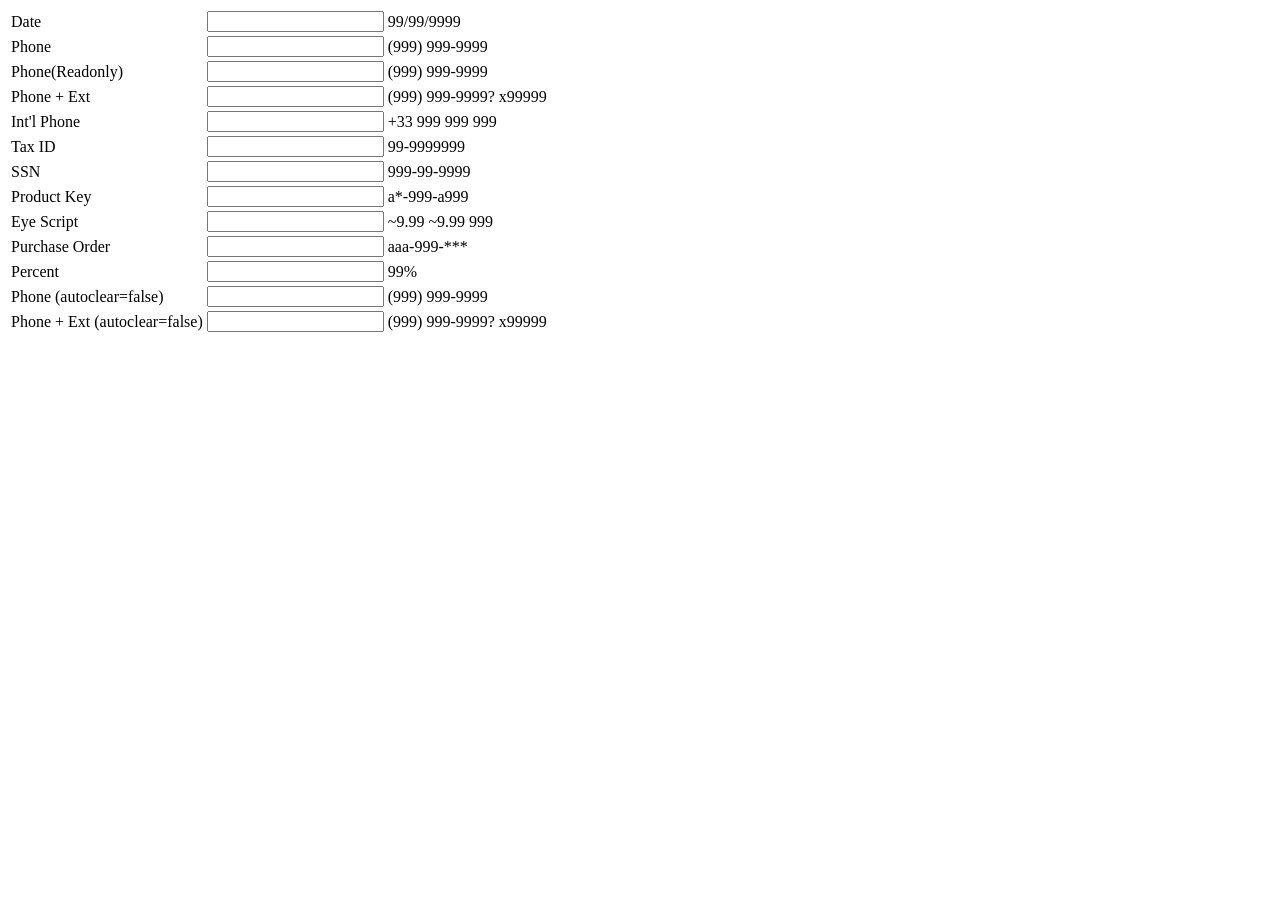
<file: docs/libs/maskedinput/demo/index.html>
<html>
<head>
<title> jQuery Mask Test </title>
<script src="../lib/jquery-1.9.0.min.js" type="text/javascript" charset="utf-8"></script>
<script src="../src/jquery.maskedinput.js" type="text/javascript"></script>
<script type="text/javascript">
    $(function() {
        $.mask.definitions['~'] = "[+-]";
        $("#date").mask("99/99/9999",{placeholder:"mm/dd/yyyy",completed:function(){alert("completed!");}});
        $(".phone").mask("(999) 999-9999");
        $("#phoneExt").mask("(999) 999-9999? x99999");
        $("#iphone").mask("+33 999 999 999");
        $("#tin").mask("99-9999999");
        $("#ssn").mask("999-99-9999");
        $("#product").mask("a*-999-a999", { placeholder: " " });
        $("#eyescript").mask("~9.99 ~9.99 999");
        $("#po").mask("PO: aaa-999-***");
        $("#pct").mask("99%");
        $("#phoneAutoclearFalse").mask("(999) 999-9999", { autoclear: false, completed:function(){alert("completed autoclear!");} });
        $("#phoneExtAutoclearFalse").mask("(999) 999-9999? x99999", { autoclear: false });

        $("input").blur(function() {
            $("#info").html("Unmasked value: " + $(this).mask());
        }).dblclick(function() {
            $(this).unmask();
        });
    });

</script>
</head>
<body>
<table>
		<tr><td>Date</td><td><input id="date" value="1231" type="text" tabindex="1" /></td><td>99/99/9999</td></tr>
		<tr><td>Phone</td><td><input class="phone" type="text" tabindex="2"/></td><td>(999) 999-9999</td></tr>
        <tr><td>Phone(Readonly)</td><td><input class="phone" type="text" tabindex="2" readonly/></td><td>(999) 999-9999</td></tr>
		<tr><td>Phone + Ext</td><td><input id="phoneExt" type="text" tabindex="2"/></td><td>(999) 999-9999? x99999</td></tr>
		<tr><td>Int'l Phone</td><td><input id="iphone" type="text" tabindex="2"/></td><td>+33 999 999 999</td></tr>
		<tr><td>Tax ID</td><td><input id="tin" type="text" tabindex="3"/></td><td>99-9999999</td></tr>
		<tr><td>SSN</td><td><input id="ssn" type="text" tabindex="4"/></td><td>999-99-9999</td></tr>
		<tr><td>Product Key</td><td><input id="product" type="text" tabindex="5"/></td><td>a*-999-a999</td></tr>
		<tr><td>Eye Script</td><td><input id="eyescript" type="text" tabindex="6"/></td><td>~9.99 ~9.99 999</td></tr>
		<tr><td>Purchase Order</td><td><input id="po" type="text" tabindex="6"/></td><td>aaa-999-***</td></tr>
		<tr><td>Percent</td><td><input id="pct" type="text" tabindex="6"/></td><td>99%</td></tr>
        <tr><td>Phone (autoclear=false)</td><td><input id="phoneAutoclearFalse" type="text" tabindex="6"/></td><td>(999) 999-9999</td></tr>
		<tr><td>Phone + Ext (autoclear=false)</td><td><input id="phoneExtAutoclearFalse" type="text" tabindex="6"/></td><td>(999) 999-9999? x99999</td></tr>
</table>
<div id="info"></div>
</body>
</html>
</file>
<file: docs/css/style.min.css>
@charset "UTF-8";/*!
 * Bootstrap v4.5.2 (https://getbootstrap.com/)
 * Copyright 2011-2020 The Bootstrap Authors
 * Copyright 2011-2020 Twitter, Inc.
 * Licensed under MIT (https://github.com/twbs/bootstrap/blob/main/LICENSE)
 */:root{--blue:#007bff;--indigo:#6610f2;--purple:#6f42c1;--pink:#e83e8c;--red:#dc3545;--orange:#fd7e14;--yellow:#ffc107;--green:#28a745;--teal:#20c997;--cyan:#17a2b8;--white:#fff;--gray:#6c757d;--gray-dark:#343a40;--primary:#007bff;--secondary:#6c757d;--success:#28a745;--info:#17a2b8;--warning:#ffc107;--danger:#dc3545;--light:#f8f9fa;--dark:#343a40;--breakpoint-xs:0;--breakpoint-sm:576px;--breakpoint-md:768px;--breakpoint-lg:992px;--breakpoint-xl:1200px;--font-family-sans-serif:-apple-system,BlinkMacSystemFont,"Segoe UI",Roboto,"Helvetica Neue",Arial,"Noto Sans",sans-serif,"Apple Color Emoji","Segoe UI Emoji","Segoe UI Symbol","Noto Color Emoji";--font-family-monospace:SFMono-Regular,Menlo,Monaco,Consolas,"Liberation Mono","Courier New",monospace}*,::after,::before{box-sizing:border-box}html{font-family:sans-serif;line-height:1.15;-webkit-text-size-adjust:100%;-webkit-tap-highlight-color:transparent}article,aside,figcaption,figure,footer,header,hgroup,main,nav,section{display:block}body{margin:0;font-family:-apple-system,BlinkMacSystemFont,"Segoe UI",Roboto,"Helvetica Neue",Arial,"Noto Sans",sans-serif,"Apple Color Emoji","Segoe UI Emoji","Segoe UI Symbol","Noto Color Emoji";font-size:1rem;font-weight:400;line-height:1.5;color:#212529;text-align:left;background-color:#fff}[tabindex="-1"]:focus:not(:focus-visible){outline:0!important}hr{box-sizing:content-box;height:0;overflow:visible}h1,h2,h3,h4,h5,h6{margin-top:0;margin-bottom:.5rem}p{margin-top:0;margin-bottom:1rem}abbr[data-original-title],abbr[title]{text-decoration:underline;text-decoration:underline dotted;cursor:help;border-bottom:0;text-decoration-skip-ink:none}address{margin-bottom:1rem;font-style:normal;line-height:inherit}dl,ol,ul{margin-top:0;margin-bottom:1rem}ol ol,ol ul,ul ol,ul ul{margin-bottom:0}dt{font-weight:700}dd{margin-bottom:.5rem;margin-left:0}blockquote{margin:0 0 1rem}b,strong{font-weight:bolder}small{font-size:80%}sub,sup{position:relative;font-size:75%;line-height:0;vertical-align:baseline}sub{bottom:-.25em}sup{top:-.5em}a{color:#007bff;text-decoration:none;background-color:transparent}a:hover{color:#0056b3;text-decoration:underline}a:not([href]):not([class]){color:inherit;text-decoration:none}a:not([href]):not([class]):hover{color:inherit;text-decoration:none}code,kbd,pre,samp{font-family:SFMono-Regular,Menlo,Monaco,Consolas,"Liberation Mono","Courier New",monospace;font-size:1em}pre{margin-top:0;margin-bottom:1rem;overflow:auto;-ms-overflow-style:scrollbar}figure{margin:0 0 1rem}img{vertical-align:middle;border-style:none}svg{overflow:hidden;vertical-align:middle}table{border-collapse:collapse}caption{padding-top:.75rem;padding-bottom:.75rem;color:#6c757d;text-align:left;caption-side:bottom}th{text-align:inherit}label{display:inline-block;margin-bottom:.5rem}button{border-radius:0}button:focus{outline:1px dotted;outline:5px auto -webkit-focus-ring-color}button,input,optgroup,select,textarea{margin:0;font-family:inherit;font-size:inherit;line-height:inherit}button,input{overflow:visible}button,select{text-transform:none}[role=button]{cursor:pointer}select{word-wrap:normal}[type=button],[type=reset],[type=submit],button{-webkit-appearance:button}[type=button]:not(:disabled),[type=reset]:not(:disabled),[type=submit]:not(:disabled),button:not(:disabled){cursor:pointer}[type=button]::-moz-focus-inner,[type=reset]::-moz-focus-inner,[type=submit]::-moz-focus-inner,button::-moz-focus-inner{padding:0;border-style:none}input[type=checkbox],input[type=radio]{box-sizing:border-box;padding:0}textarea{overflow:auto;resize:vertical}fieldset{min-width:0;padding:0;margin:0;border:0}legend{display:block;width:100%;max-width:100%;padding:0;margin-bottom:.5rem;font-size:1.5rem;line-height:inherit;color:inherit;white-space:normal}progress{vertical-align:baseline}[type=number]::-webkit-inner-spin-button,[type=number]::-webkit-outer-spin-button{height:auto}[type=search]{outline-offset:-2px;-webkit-appearance:none}[type=search]::-webkit-search-decoration{-webkit-appearance:none}::-webkit-file-upload-button{font:inherit;-webkit-appearance:button}output{display:inline-block}summary{display:list-item;cursor:pointer}template{display:none}[hidden]{display:none!important}.h1,.h2,.h3,.h4,.h5,.h6,h1,h2,h3,h4,h5,h6{margin-bottom:.5rem;font-weight:500;line-height:1.2}.h1,h1{font-size:2.5rem}.h2,h2{font-size:2rem}.h3,h3{font-size:1.75rem}.h4,h4{font-size:1.5rem}.h5,h5{font-size:1.25rem}.h6,h6{font-size:1rem}.lead{font-size:1.25rem;font-weight:300}.display-1{font-size:6rem;font-weight:300;line-height:1.2}.display-2{font-size:5.5rem;font-weight:300;line-height:1.2}.display-3{font-size:4.5rem;font-weight:300;line-height:1.2}.display-4{font-size:3.5rem;font-weight:300;line-height:1.2}hr{margin-top:1rem;margin-bottom:1rem;border:0;border-top:1px solid rgba(0,0,0,.1)}.small,small{font-size:80%;font-weight:400}.mark,mark{padding:.2em;background-color:#fcf8e3}.list-unstyled{padding-left:0;list-style:none}.list-inline{padding-left:0;list-style:none}.list-inline-item{display:inline-block}.list-inline-item:not(:last-child){margin-right:.5rem}.initialism{font-size:90%;text-transform:uppercase}.blockquote{margin-bottom:1rem;font-size:1.25rem}.blockquote-footer{display:block;font-size:80%;color:#6c757d}.blockquote-footer::before{content:"— "}.img-fluid{max-width:100%;height:auto}.img-thumbnail{padding:.25rem;background-color:#fff;border:1px solid #dee2e6;border-radius:.25rem;max-width:100%;height:auto}.figure{display:inline-block}.figure-img{margin-bottom:.5rem;line-height:1}.figure-caption{font-size:90%;color:#6c757d}code{font-size:87.5%;color:#e83e8c;word-wrap:break-word}a>code{color:inherit}kbd{padding:.2rem .4rem;font-size:87.5%;color:#fff;background-color:#212529;border-radius:.2rem}kbd kbd{padding:0;font-size:100%;font-weight:700}pre{display:block;font-size:87.5%;color:#212529}pre code{font-size:inherit;color:inherit;word-break:normal}.pre-scrollable{max-height:340px;overflow-y:scroll}.container,.container-fluid,.container-lg,.container-md,.container-sm,.container-xl{width:100%;padding-right:15px;padding-left:15px;margin-right:auto;margin-left:auto}@media (min-width:576px){.container,.container-sm{max-width:540px}}@media (min-width:768px){.container,.container-md,.container-sm{max-width:720px}}@media (min-width:992px){.container,.container-lg,.container-md,.container-sm{max-width:960px}}@media (min-width:1200px){.container,.container-lg,.container-md,.container-sm,.container-xl{max-width:1140px}}.row{display:flex;flex-wrap:wrap;margin-right:-15px;margin-left:-15px}.no-gutters{margin-right:0;margin-left:0}.no-gutters>.col,.no-gutters>[class*=col-]{padding-right:0;padding-left:0}.col,.col-1,.col-10,.col-11,.col-12,.col-2,.col-3,.col-4,.col-5,.col-6,.col-7,.col-8,.col-9,.col-auto,.col-lg,.col-lg-1,.col-lg-10,.col-lg-11,.col-lg-12,.col-lg-2,.col-lg-3,.col-lg-4,.col-lg-5,.col-lg-6,.col-lg-7,.col-lg-8,.col-lg-9,.col-lg-auto,.col-md,.col-md-1,.col-md-10,.col-md-11,.col-md-12,.col-md-2,.col-md-3,.col-md-4,.col-md-5,.col-md-6,.col-md-7,.col-md-8,.col-md-9,.col-md-auto,.col-sm,.col-sm-1,.col-sm-10,.col-sm-11,.col-sm-12,.col-sm-2,.col-sm-3,.col-sm-4,.col-sm-5,.col-sm-6,.col-sm-7,.col-sm-8,.col-sm-9,.col-sm-auto,.col-xl,.col-xl-1,.col-xl-10,.col-xl-11,.col-xl-12,.col-xl-2,.col-xl-3,.col-xl-4,.col-xl-5,.col-xl-6,.col-xl-7,.col-xl-8,.col-xl-9,.col-xl-auto{position:relative;width:100%;padding-right:15px;padding-left:15px}.col{flex-basis:0;flex-grow:1;max-width:100%}.row-cols-1>*{flex:0 0 100%;max-width:100%}.row-cols-2>*{flex:0 0 50%;max-width:50%}.row-cols-3>*{flex:0 0 33.333333%;max-width:33.333333%}.row-cols-4>*{flex:0 0 25%;max-width:25%}.row-cols-5>*{flex:0 0 20%;max-width:20%}.row-cols-6>*{flex:0 0 16.666667%;max-width:16.666667%}.col-auto{flex:0 0 auto;width:auto;max-width:100%}.col-1{flex:0 0 8.333333%;max-width:8.333333%}.col-2{flex:0 0 16.666667%;max-width:16.666667%}.col-3{flex:0 0 25%;max-width:25%}.col-4{flex:0 0 33.333333%;max-width:33.333333%}.col-5{flex:0 0 41.666667%;max-width:41.666667%}.col-6{flex:0 0 50%;max-width:50%}.col-7{flex:0 0 58.333333%;max-width:58.333333%}.col-8{flex:0 0 66.666667%;max-width:66.666667%}.col-9{flex:0 0 75%;max-width:75%}.col-10{flex:0 0 83.333333%;max-width:83.333333%}.col-11{flex:0 0 91.666667%;max-width:91.666667%}.col-12{flex:0 0 100%;max-width:100%}.order-first{order:-1}.order-last{order:13}.order-0{order:0}.order-1{order:1}.order-2{order:2}.order-3{order:3}.order-4{order:4}.order-5{order:5}.order-6{order:6}.order-7{order:7}.order-8{order:8}.order-9{order:9}.order-10{order:10}.order-11{order:11}.order-12{order:12}.offset-1{margin-left:8.333333%}.offset-2{margin-left:16.666667%}.offset-3{margin-left:25%}.offset-4{margin-left:33.333333%}.offset-5{margin-left:41.666667%}.offset-6{margin-left:50%}.offset-7{margin-left:58.333333%}.offset-8{margin-left:66.666667%}.offset-9{margin-left:75%}.offset-10{margin-left:83.333333%}.offset-11{margin-left:91.666667%}@media (min-width:576px){.col-sm{flex-basis:0;flex-grow:1;max-width:100%}.row-cols-sm-1>*{flex:0 0 100%;max-width:100%}.row-cols-sm-2>*{flex:0 0 50%;max-width:50%}.row-cols-sm-3>*{flex:0 0 33.333333%;max-width:33.333333%}.row-cols-sm-4>*{flex:0 0 25%;max-width:25%}.row-cols-sm-5>*{flex:0 0 20%;max-width:20%}.row-cols-sm-6>*{flex:0 0 16.666667%;max-width:16.666667%}.col-sm-auto{flex:0 0 auto;width:auto;max-width:100%}.col-sm-1{flex:0 0 8.333333%;max-width:8.333333%}.col-sm-2{flex:0 0 16.666667%;max-width:16.666667%}.col-sm-3{flex:0 0 25%;max-width:25%}.col-sm-4{flex:0 0 33.333333%;max-width:33.333333%}.col-sm-5{flex:0 0 41.666667%;max-width:41.666667%}.col-sm-6{flex:0 0 50%;max-width:50%}.col-sm-7{flex:0 0 58.333333%;max-width:58.333333%}.col-sm-8{flex:0 0 66.666667%;max-width:66.666667%}.col-sm-9{flex:0 0 75%;max-width:75%}.col-sm-10{flex:0 0 83.333333%;max-width:83.333333%}.col-sm-11{flex:0 0 91.666667%;max-width:91.666667%}.col-sm-12{flex:0 0 100%;max-width:100%}.order-sm-first{order:-1}.order-sm-last{order:13}.order-sm-0{order:0}.order-sm-1{order:1}.order-sm-2{order:2}.order-sm-3{order:3}.order-sm-4{order:4}.order-sm-5{order:5}.order-sm-6{order:6}.order-sm-7{order:7}.order-sm-8{order:8}.order-sm-9{order:9}.order-sm-10{order:10}.order-sm-11{order:11}.order-sm-12{order:12}.offset-sm-0{margin-left:0}.offset-sm-1{margin-left:8.333333%}.offset-sm-2{margin-left:16.666667%}.offset-sm-3{margin-left:25%}.offset-sm-4{margin-left:33.333333%}.offset-sm-5{margin-left:41.666667%}.offset-sm-6{margin-left:50%}.offset-sm-7{margin-left:58.333333%}.offset-sm-8{margin-left:66.666667%}.offset-sm-9{margin-left:75%}.offset-sm-10{margin-left:83.333333%}.offset-sm-11{margin-left:91.666667%}}@media (min-width:768px){.col-md{flex-basis:0;flex-grow:1;max-width:100%}.row-cols-md-1>*{flex:0 0 100%;max-width:100%}.row-cols-md-2>*{flex:0 0 50%;max-width:50%}.row-cols-md-3>*{flex:0 0 33.333333%;max-width:33.333333%}.row-cols-md-4>*{flex:0 0 25%;max-width:25%}.row-cols-md-5>*{flex:0 0 20%;max-width:20%}.row-cols-md-6>*{flex:0 0 16.666667%;max-width:16.666667%}.col-md-auto{flex:0 0 auto;width:auto;max-width:100%}.col-md-1{flex:0 0 8.333333%;max-width:8.333333%}.col-md-2{flex:0 0 16.666667%;max-width:16.666667%}.col-md-3{flex:0 0 25%;max-width:25%}.col-md-4{flex:0 0 33.333333%;max-width:33.333333%}.col-md-5{flex:0 0 41.666667%;max-width:41.666667%}.col-md-6{flex:0 0 50%;max-width:50%}.col-md-7{flex:0 0 58.333333%;max-width:58.333333%}.col-md-8{flex:0 0 66.666667%;max-width:66.666667%}.col-md-9{flex:0 0 75%;max-width:75%}.col-md-10{flex:0 0 83.333333%;max-width:83.333333%}.col-md-11{flex:0 0 91.666667%;max-width:91.666667%}.col-md-12{flex:0 0 100%;max-width:100%}.order-md-first{order:-1}.order-md-last{order:13}.order-md-0{order:0}.order-md-1{order:1}.order-md-2{order:2}.order-md-3{order:3}.order-md-4{order:4}.order-md-5{order:5}.order-md-6{order:6}.order-md-7{order:7}.order-md-8{order:8}.order-md-9{order:9}.order-md-10{order:10}.order-md-11{order:11}.order-md-12{order:12}.offset-md-0{margin-left:0}.offset-md-1{margin-left:8.333333%}.offset-md-2{margin-left:16.666667%}.offset-md-3{margin-left:25%}.offset-md-4{margin-left:33.333333%}.offset-md-5{margin-left:41.666667%}.offset-md-6{margin-left:50%}.offset-md-7{margin-left:58.333333%}.offset-md-8{margin-left:66.666667%}.offset-md-9{margin-left:75%}.offset-md-10{margin-left:83.333333%}.offset-md-11{margin-left:91.666667%}}@media (min-width:992px){.col-lg{flex-basis:0;flex-grow:1;max-width:100%}.row-cols-lg-1>*{flex:0 0 100%;max-width:100%}.row-cols-lg-2>*{flex:0 0 50%;max-width:50%}.row-cols-lg-3>*{flex:0 0 33.333333%;max-width:33.333333%}.row-cols-lg-4>*{flex:0 0 25%;max-width:25%}.row-cols-lg-5>*{flex:0 0 20%;max-width:20%}.row-cols-lg-6>*{flex:0 0 16.666667%;max-width:16.666667%}.col-lg-auto{flex:0 0 auto;width:auto;max-width:100%}.col-lg-1{flex:0 0 8.333333%;max-width:8.333333%}.col-lg-2{flex:0 0 16.666667%;max-width:16.666667%}.col-lg-3{flex:0 0 25%;max-width:25%}.col-lg-4{flex:0 0 33.333333%;max-width:33.333333%}.col-lg-5{flex:0 0 41.666667%;max-width:41.666667%}.col-lg-6{flex:0 0 50%;max-width:50%}.col-lg-7{flex:0 0 58.333333%;max-width:58.333333%}.col-lg-8{flex:0 0 66.666667%;max-width:66.666667%}.col-lg-9{flex:0 0 75%;max-width:75%}.col-lg-10{flex:0 0 83.333333%;max-width:83.333333%}.col-lg-11{flex:0 0 91.666667%;max-width:91.666667%}.col-lg-12{flex:0 0 100%;max-width:100%}.order-lg-first{order:-1}.order-lg-last{order:13}.order-lg-0{order:0}.order-lg-1{order:1}.order-lg-2{order:2}.order-lg-3{order:3}.order-lg-4{order:4}.order-lg-5{order:5}.order-lg-6{order:6}.order-lg-7{order:7}.order-lg-8{order:8}.order-lg-9{order:9}.order-lg-10{order:10}.order-lg-11{order:11}.order-lg-12{order:12}.offset-lg-0{margin-left:0}.offset-lg-1{margin-left:8.333333%}.offset-lg-2{margin-left:16.666667%}.offset-lg-3{margin-left:25%}.offset-lg-4{margin-left:33.333333%}.offset-lg-5{margin-left:41.666667%}.offset-lg-6{margin-left:50%}.offset-lg-7{margin-left:58.333333%}.offset-lg-8{margin-left:66.666667%}.offset-lg-9{margin-left:75%}.offset-lg-10{margin-left:83.333333%}.offset-lg-11{margin-left:91.666667%}}@media (min-width:1200px){.col-xl{flex-basis:0;flex-grow:1;max-width:100%}.row-cols-xl-1>*{flex:0 0 100%;max-width:100%}.row-cols-xl-2>*{flex:0 0 50%;max-width:50%}.row-cols-xl-3>*{flex:0 0 33.333333%;max-width:33.333333%}.row-cols-xl-4>*{flex:0 0 25%;max-width:25%}.row-cols-xl-5>*{flex:0 0 20%;max-width:20%}.row-cols-xl-6>*{flex:0 0 16.666667%;max-width:16.666667%}.col-xl-auto{flex:0 0 auto;width:auto;max-width:100%}.col-xl-1{flex:0 0 8.333333%;max-width:8.333333%}.col-xl-2{flex:0 0 16.666667%;max-width:16.666667%}.col-xl-3{flex:0 0 25%;max-width:25%}.col-xl-4{flex:0 0 33.333333%;max-width:33.333333%}.col-xl-5{flex:0 0 41.666667%;max-width:41.666667%}.col-xl-6{flex:0 0 50%;max-width:50%}.col-xl-7{flex:0 0 58.333333%;max-width:58.333333%}.col-xl-8{flex:0 0 66.666667%;max-width:66.666667%}.col-xl-9{flex:0 0 75%;max-width:75%}.col-xl-10{flex:0 0 83.333333%;max-width:83.333333%}.col-xl-11{flex:0 0 91.666667%;max-width:91.666667%}.col-xl-12{flex:0 0 100%;max-width:100%}.order-xl-first{order:-1}.order-xl-last{order:13}.order-xl-0{order:0}.order-xl-1{order:1}.order-xl-2{order:2}.order-xl-3{order:3}.order-xl-4{order:4}.order-xl-5{order:5}.order-xl-6{order:6}.order-xl-7{order:7}.order-xl-8{order:8}.order-xl-9{order:9}.order-xl-10{order:10}.order-xl-11{order:11}.order-xl-12{order:12}.offset-xl-0{margin-left:0}.offset-xl-1{margin-left:8.333333%}.offset-xl-2{margin-left:16.666667%}.offset-xl-3{margin-left:25%}.offset-xl-4{margin-left:33.333333%}.offset-xl-5{margin-left:41.666667%}.offset-xl-6{margin-left:50%}.offset-xl-7{margin-left:58.333333%}.offset-xl-8{margin-left:66.666667%}.offset-xl-9{margin-left:75%}.offset-xl-10{margin-left:83.333333%}.offset-xl-11{margin-left:91.666667%}}.table{width:100%;margin-bottom:1rem;color:#212529}.table td,.table th{padding:.75rem;vertical-align:top;border-top:1px solid #dee2e6}.table thead th{vertical-align:bottom;border-bottom:2px solid #dee2e6}.table tbody+tbody{border-top:2px solid #dee2e6}.table-sm td,.table-sm th{padding:.3rem}.table-bordered{border:1px solid #dee2e6}.table-bordered td,.table-bordered th{border:1px solid #dee2e6}.table-bordered thead td,.table-bordered thead th{border-bottom-width:2px}.table-borderless tbody+tbody,.table-borderless td,.table-borderless th,.table-borderless thead th{border:0}.table-striped tbody tr:nth-of-type(odd){background-color:rgba(0,0,0,.05)}.table-hover tbody tr:hover{color:#212529;background-color:rgba(0,0,0,.075)}.table-primary,.table-primary>td,.table-primary>th{background-color:#b8daff}.table-primary tbody+tbody,.table-primary td,.table-primary th,.table-primary thead th{border-color:#7abaff}.table-hover .table-primary:hover{background-color:#9fcdff}.table-hover .table-primary:hover>td,.table-hover .table-primary:hover>th{background-color:#9fcdff}.table-secondary,.table-secondary>td,.table-secondary>th{background-color:#d6d8db}.table-secondary tbody+tbody,.table-secondary td,.table-secondary th,.table-secondary thead th{border-color:#b3b7bb}.table-hover .table-secondary:hover{background-color:#c8cbcf}.table-hover .table-secondary:hover>td,.table-hover .table-secondary:hover>th{background-color:#c8cbcf}.table-success,.table-success>td,.table-success>th{background-color:#c3e6cb}.table-success tbody+tbody,.table-success td,.table-success th,.table-success thead th{border-color:#8fd19e}.table-hover .table-success:hover{background-color:#b1dfbb}.table-hover .table-success:hover>td,.table-hover .table-success:hover>th{background-color:#b1dfbb}.table-info,.table-info>td,.table-info>th{background-color:#bee5eb}.table-info tbody+tbody,.table-info td,.table-info th,.table-info thead th{border-color:#86cfda}.table-hover .table-info:hover{background-color:#abdde5}.table-hover .table-info:hover>td,.table-hover .table-info:hover>th{background-color:#abdde5}.table-warning,.table-warning>td,.table-warning>th{background-color:#ffeeba}.table-warning tbody+tbody,.table-warning td,.table-warning th,.table-warning thead th{border-color:#ffdf7e}.table-hover .table-warning:hover{background-color:#ffe8a1}.table-hover .table-warning:hover>td,.table-hover .table-warning:hover>th{background-color:#ffe8a1}.table-danger,.table-danger>td,.table-danger>th{background-color:#f5c6cb}.table-danger tbody+tbody,.table-danger td,.table-danger th,.table-danger thead th{border-color:#ed969e}.table-hover .table-danger:hover{background-color:#f1b0b7}.table-hover .table-danger:hover>td,.table-hover .table-danger:hover>th{background-color:#f1b0b7}.table-light,.table-light>td,.table-light>th{background-color:#fdfdfe}.table-light tbody+tbody,.table-light td,.table-light th,.table-light thead th{border-color:#fbfcfc}.table-hover .table-light:hover{background-color:#ececf6}.table-hover .table-light:hover>td,.table-hover .table-light:hover>th{background-color:#ececf6}.table-dark,.table-dark>td,.table-dark>th{background-color:#c6c8ca}.table-dark tbody+tbody,.table-dark td,.table-dark th,.table-dark thead th{border-color:#95999c}.table-hover .table-dark:hover{background-color:#b9bbbe}.table-hover .table-dark:hover>td,.table-hover .table-dark:hover>th{background-color:#b9bbbe}.table-active,.table-active>td,.table-active>th{background-color:rgba(0,0,0,.075)}.table-hover .table-active:hover{background-color:rgba(0,0,0,.075)}.table-hover .table-active:hover>td,.table-hover .table-active:hover>th{background-color:rgba(0,0,0,.075)}.table .thead-dark th{color:#fff;background-color:#343a40;border-color:#454d55}.table .thead-light th{color:#495057;background-color:#e9ecef;border-color:#dee2e6}.table-dark{color:#fff;background-color:#343a40}.table-dark td,.table-dark th,.table-dark thead th{border-color:#454d55}.table-dark.table-bordered{border:0}.table-dark.table-striped tbody tr:nth-of-type(odd){background-color:rgba(255,255,255,.05)}.table-dark.table-hover tbody tr:hover{color:#fff;background-color:rgba(255,255,255,.075)}@media (max-width:575.98px){.table-responsive-sm{display:block;width:100%;overflow-x:auto;-webkit-overflow-scrolling:touch}.table-responsive-sm>.table-bordered{border:0}}@media (max-width:767.98px){.table-responsive-md{display:block;width:100%;overflow-x:auto;-webkit-overflow-scrolling:touch}.table-responsive-md>.table-bordered{border:0}}@media (max-width:991.98px){.table-responsive-lg{display:block;width:100%;overflow-x:auto;-webkit-overflow-scrolling:touch}.table-responsive-lg>.table-bordered{border:0}}@media (max-width:1199.98px){.table-responsive-xl{display:block;width:100%;overflow-x:auto;-webkit-overflow-scrolling:touch}.table-responsive-xl>.table-bordered{border:0}}.table-responsive{display:block;width:100%;overflow-x:auto;-webkit-overflow-scrolling:touch}.table-responsive>.table-bordered{border:0}.form-control{display:block;width:100%;height:calc(1.5em + .75rem + 2px);padding:.375rem .75rem;font-size:1rem;font-weight:400;line-height:1.5;color:#495057;background-color:#fff;background-clip:padding-box;border:1px solid #ced4da;border-radius:.25rem;transition:border-color .15s ease-in-out,box-shadow .15s ease-in-out}@media (prefers-reduced-motion:reduce){.form-control{transition:none}}.form-control::-ms-expand{background-color:transparent;border:0}.form-control:-moz-focusring{color:transparent;text-shadow:0 0 0 #495057}.form-control:focus{color:#495057;background-color:#fff;border-color:#80bdff;outline:0;box-shadow:0 0 0 .2rem rgba(0,123,255,.25)}.form-control::-moz-placeholder{color:#6c757d;opacity:1}.form-control:-ms-input-placeholder{color:#6c757d;opacity:1}.form-control::placeholder{color:#6c757d;opacity:1}.form-control:disabled,.form-control[readonly]{background-color:#e9ecef;opacity:1}input[type=date].form-control,input[type=datetime-local].form-control,input[type=month].form-control,input[type=time].form-control{-webkit-appearance:none;-moz-appearance:none;appearance:none}select.form-control:focus::-ms-value{color:#495057;background-color:#fff}.form-control-file,.form-control-range{display:block;width:100%}.col-form-label{padding-top:calc(.375rem + 1px);padding-bottom:calc(.375rem + 1px);margin-bottom:0;font-size:inherit;line-height:1.5}.col-form-label-lg{padding-top:calc(.5rem + 1px);padding-bottom:calc(.5rem + 1px);font-size:1.25rem;line-height:1.5}.col-form-label-sm{padding-top:calc(.25rem + 1px);padding-bottom:calc(.25rem + 1px);font-size:.875rem;line-height:1.5}.form-control-plaintext{display:block;width:100%;padding:.375rem 0;margin-bottom:0;font-size:1rem;line-height:1.5;color:#212529;background-color:transparent;border:solid transparent;border-width:1px 0}.form-control-plaintext.form-control-lg,.form-control-plaintext.form-control-sm{padding-right:0;padding-left:0}.form-control-sm{height:calc(1.5em + .5rem + 2px);padding:.25rem .5rem;font-size:.875rem;line-height:1.5;border-radius:.2rem}.form-control-lg{height:calc(1.5em + 1rem + 2px);padding:.5rem 1rem;font-size:1.25rem;line-height:1.5;border-radius:.3rem}select.form-control[multiple],select.form-control[size]{height:auto}textarea.form-control{height:auto}.form-group{margin-bottom:1rem}.form-text{display:block;margin-top:.25rem}.form-row{display:flex;flex-wrap:wrap;margin-right:-5px;margin-left:-5px}.form-row>.col,.form-row>[class*=col-]{padding-right:5px;padding-left:5px}.form-check{position:relative;display:block;padding-left:1.25rem}.form-check-input{position:absolute;margin-top:.3rem;margin-left:-1.25rem}.form-check-input:disabled~.form-check-label,.form-check-input[disabled]~.form-check-label{color:#6c757d}.form-check-label{margin-bottom:0}.form-check-inline{display:inline-flex;align-items:center;padding-left:0;margin-right:.75rem}.form-check-inline .form-check-input{position:static;margin-top:0;margin-right:.3125rem;margin-left:0}.valid-feedback{display:none;width:100%;margin-top:.25rem;font-size:80%;color:#28a745}.valid-tooltip{position:absolute;top:100%;left:0;z-index:5;display:none;max-width:100%;padding:.25rem .5rem;margin-top:.1rem;font-size:.875rem;line-height:1.5;color:#fff;background-color:rgba(40,167,69,.9);border-radius:.25rem}.is-valid~.valid-feedback,.is-valid~.valid-tooltip,.was-validated :valid~.valid-feedback,.was-validated :valid~.valid-tooltip{display:block}.form-control.is-valid,.was-validated .form-control:valid{border-color:#28a745;padding-right:calc(1.5em + .75rem);background-image:url("data:image/svg+xml,%3csvg xmlns='http://www.w3.org/2000/svg' width='8' height='8' viewBox='0 0 8 8'%3e%3cpath fill='%2328a745' d='M2.3 6.73L.6 4.53c-.4-1.04.46-1.4 1.1-.8l1.1 1.4 3.4-3.8c.6-.63 1.6-.27 1.2.7l-4 4.6c-.43.5-.8.4-1.1.1z'/%3e%3c/svg%3e");background-repeat:no-repeat;background-position:right calc(.375em + .1875rem) center;background-size:calc(.75em + .375rem) calc(.75em + .375rem)}.form-control.is-valid:focus,.was-validated .form-control:valid:focus{border-color:#28a745;box-shadow:0 0 0 .2rem rgba(40,167,69,.25)}.was-validated textarea.form-control:valid,textarea.form-control.is-valid{padding-right:calc(1.5em + .75rem);background-position:top calc(.375em + .1875rem) right calc(.375em + .1875rem)}.custom-select.is-valid,.was-validated .custom-select:valid{border-color:#28a745;padding-right:calc(.75em + 2.3125rem);background:url("data:image/svg+xml,%3csvg xmlns='http://www.w3.org/2000/svg' width='4' height='5' viewBox='0 0 4 5'%3e%3cpath fill='%23343a40' d='M2 0L0 2h4zm0 5L0 3h4z'/%3e%3c/svg%3e") no-repeat right .75rem center/8px 10px,url("data:image/svg+xml,%3csvg xmlns='http://www.w3.org/2000/svg' width='8' height='8' viewBox='0 0 8 8'%3e%3cpath fill='%2328a745' d='M2.3 6.73L.6 4.53c-.4-1.04.46-1.4 1.1-.8l1.1 1.4 3.4-3.8c.6-.63 1.6-.27 1.2.7l-4 4.6c-.43.5-.8.4-1.1.1z'/%3e%3c/svg%3e") #fff no-repeat center right 1.75rem/calc(.75em + .375rem) calc(.75em + .375rem)}.custom-select.is-valid:focus,.was-validated .custom-select:valid:focus{border-color:#28a745;box-shadow:0 0 0 .2rem rgba(40,167,69,.25)}.form-check-input.is-valid~.form-check-label,.was-validated .form-check-input:valid~.form-check-label{color:#28a745}.form-check-input.is-valid~.valid-feedback,.form-check-input.is-valid~.valid-tooltip,.was-validated .form-check-input:valid~.valid-feedback,.was-validated .form-check-input:valid~.valid-tooltip{display:block}.custom-control-input.is-valid~.custom-control-label,.was-validated .custom-control-input:valid~.custom-control-label{color:#28a745}.custom-control-input.is-valid~.custom-control-label::before,.was-validated .custom-control-input:valid~.custom-control-label::before{border-color:#28a745}.custom-control-input.is-valid:checked~.custom-control-label::before,.was-validated .custom-control-input:valid:checked~.custom-control-label::before{border-color:#34ce57;background-color:#34ce57}.custom-control-input.is-valid:focus~.custom-control-label::before,.was-validated .custom-control-input:valid:focus~.custom-control-label::before{box-shadow:0 0 0 .2rem rgba(40,167,69,.25)}.custom-control-input.is-valid:focus:not(:checked)~.custom-control-label::before,.was-validated .custom-control-input:valid:focus:not(:checked)~.custom-control-label::before{border-color:#28a745}.custom-file-input.is-valid~.custom-file-label,.was-validated .custom-file-input:valid~.custom-file-label{border-color:#28a745}.custom-file-input.is-valid:focus~.custom-file-label,.was-validated .custom-file-input:valid:focus~.custom-file-label{border-color:#28a745;box-shadow:0 0 0 .2rem rgba(40,167,69,.25)}.invalid-feedback{display:none;width:100%;margin-top:.25rem;font-size:80%;color:#dc3545}.invalid-tooltip{position:absolute;top:100%;left:0;z-index:5;display:none;max-width:100%;padding:.25rem .5rem;margin-top:.1rem;font-size:.875rem;line-height:1.5;color:#fff;background-color:rgba(220,53,69,.9);border-radius:.25rem}.is-invalid~.invalid-feedback,.is-invalid~.invalid-tooltip,.was-validated :invalid~.invalid-feedback,.was-validated :invalid~.invalid-tooltip{display:block}.form-control.is-invalid,.was-validated .form-control:invalid{border-color:#dc3545;padding-right:calc(1.5em + .75rem);background-image:url("data:image/svg+xml,%3csvg xmlns='http://www.w3.org/2000/svg' width='12' height='12' fill='none' stroke='%23dc3545' viewBox='0 0 12 12'%3e%3ccircle cx='6' cy='6' r='4.5'/%3e%3cpath stroke-linejoin='round' d='M5.8 3.6h.4L6 6.5z'/%3e%3ccircle cx='6' cy='8.2' r='.6' fill='%23dc3545' stroke='none'/%3e%3c/svg%3e");background-repeat:no-repeat;background-position:right calc(.375em + .1875rem) center;background-size:calc(.75em + .375rem) calc(.75em + .375rem)}.form-control.is-invalid:focus,.was-validated .form-control:invalid:focus{border-color:#dc3545;box-shadow:0 0 0 .2rem rgba(220,53,69,.25)}.was-validated textarea.form-control:invalid,textarea.form-control.is-invalid{padding-right:calc(1.5em + .75rem);background-position:top calc(.375em + .1875rem) right calc(.375em + .1875rem)}.custom-select.is-invalid,.was-validated .custom-select:invalid{border-color:#dc3545;padding-right:calc(.75em + 2.3125rem);background:url("data:image/svg+xml,%3csvg xmlns='http://www.w3.org/2000/svg' width='4' height='5' viewBox='0 0 4 5'%3e%3cpath fill='%23343a40' d='M2 0L0 2h4zm0 5L0 3h4z'/%3e%3c/svg%3e") no-repeat right .75rem center/8px 10px,url("data:image/svg+xml,%3csvg xmlns='http://www.w3.org/2000/svg' width='12' height='12' fill='none' stroke='%23dc3545' viewBox='0 0 12 12'%3e%3ccircle cx='6' cy='6' r='4.5'/%3e%3cpath stroke-linejoin='round' d='M5.8 3.6h.4L6 6.5z'/%3e%3ccircle cx='6' cy='8.2' r='.6' fill='%23dc3545' stroke='none'/%3e%3c/svg%3e") #fff no-repeat center right 1.75rem/calc(.75em + .375rem) calc(.75em + .375rem)}.custom-select.is-invalid:focus,.was-validated .custom-select:invalid:focus{border-color:#dc3545;box-shadow:0 0 0 .2rem rgba(220,53,69,.25)}.form-check-input.is-invalid~.form-check-label,.was-validated .form-check-input:invalid~.form-check-label{color:#dc3545}.form-check-input.is-invalid~.invalid-feedback,.form-check-input.is-invalid~.invalid-tooltip,.was-validated .form-check-input:invalid~.invalid-feedback,.was-validated .form-check-input:invalid~.invalid-tooltip{display:block}.custom-control-input.is-invalid~.custom-control-label,.was-validated .custom-control-input:invalid~.custom-control-label{color:#dc3545}.custom-control-input.is-invalid~.custom-control-label::before,.was-validated .custom-control-input:invalid~.custom-control-label::before{border-color:#dc3545}.custom-control-input.is-invalid:checked~.custom-control-label::before,.was-validated .custom-control-input:invalid:checked~.custom-control-label::before{border-color:#e4606d;background-color:#e4606d}.custom-control-input.is-invalid:focus~.custom-control-label::before,.was-validated .custom-control-input:invalid:focus~.custom-control-label::before{box-shadow:0 0 0 .2rem rgba(220,53,69,.25)}.custom-control-input.is-invalid:focus:not(:checked)~.custom-control-label::before,.was-validated .custom-control-input:invalid:focus:not(:checked)~.custom-control-label::before{border-color:#dc3545}.custom-file-input.is-invalid~.custom-file-label,.was-validated .custom-file-input:invalid~.custom-file-label{border-color:#dc3545}.custom-file-input.is-invalid:focus~.custom-file-label,.was-validated .custom-file-input:invalid:focus~.custom-file-label{border-color:#dc3545;box-shadow:0 0 0 .2rem rgba(220,53,69,.25)}.form-inline{display:flex;flex-flow:row wrap;align-items:center}.form-inline .form-check{width:100%}@media (min-width:576px){.form-inline label{display:flex;align-items:center;justify-content:center;margin-bottom:0}.form-inline .form-group{display:flex;flex:0 0 auto;flex-flow:row wrap;align-items:center;margin-bottom:0}.form-inline .form-control{display:inline-block;width:auto;vertical-align:middle}.form-inline .form-control-plaintext{display:inline-block}.form-inline .custom-select,.form-inline .input-group{width:auto}.form-inline .form-check{display:flex;align-items:center;justify-content:center;width:auto;padding-left:0}.form-inline .form-check-input{position:relative;flex-shrink:0;margin-top:0;margin-right:.25rem;margin-left:0}.form-inline .custom-control{align-items:center;justify-content:center}.form-inline .custom-control-label{margin-bottom:0}}.btn{display:inline-block;font-weight:400;color:#212529;text-align:center;vertical-align:middle;-webkit-user-select:none;-moz-user-select:none;-ms-user-select:none;user-select:none;background-color:transparent;border:1px solid transparent;padding:.375rem .75rem;font-size:1rem;line-height:1.5;border-radius:.25rem;transition:color .15s ease-in-out,background-color .15s ease-in-out,border-color .15s ease-in-out,box-shadow .15s ease-in-out}@media (prefers-reduced-motion:reduce){.btn{transition:none}}.btn:hover{color:#212529;text-decoration:none}.btn.focus,.btn:focus{outline:0;box-shadow:0 0 0 .2rem rgba(0,123,255,.25)}.btn.disabled,.btn:disabled{opacity:.65}.btn:not(:disabled):not(.disabled){cursor:pointer}a.btn.disabled,fieldset:disabled a.btn{pointer-events:none}.btn-primary{color:#fff;background-color:#007bff;border-color:#007bff}.btn-primary:hover{color:#fff;background-color:#0069d9;border-color:#0062cc}.btn-primary.focus,.btn-primary:focus{color:#fff;background-color:#0069d9;border-color:#0062cc;box-shadow:0 0 0 .2rem rgba(38,143,255,.5)}.btn-primary.disabled,.btn-primary:disabled{color:#fff;background-color:#007bff;border-color:#007bff}.btn-primary:not(:disabled):not(.disabled).active,.btn-primary:not(:disabled):not(.disabled):active,.show>.btn-primary.dropdown-toggle{color:#fff;background-color:#0062cc;border-color:#005cbf}.btn-primary:not(:disabled):not(.disabled).active:focus,.btn-primary:not(:disabled):not(.disabled):active:focus,.show>.btn-primary.dropdown-toggle:focus{box-shadow:0 0 0 .2rem rgba(38,143,255,.5)}.btn-secondary{color:#fff;background-color:#6c757d;border-color:#6c757d}.btn-secondary:hover{color:#fff;background-color:#5a6268;border-color:#545b62}.btn-secondary.focus,.btn-secondary:focus{color:#fff;background-color:#5a6268;border-color:#545b62;box-shadow:0 0 0 .2rem rgba(130,138,145,.5)}.btn-secondary.disabled,.btn-secondary:disabled{color:#fff;background-color:#6c757d;border-color:#6c757d}.btn-secondary:not(:disabled):not(.disabled).active,.btn-secondary:not(:disabled):not(.disabled):active,.show>.btn-secondary.dropdown-toggle{color:#fff;background-color:#545b62;border-color:#4e555b}.btn-secondary:not(:disabled):not(.disabled).active:focus,.btn-secondary:not(:disabled):not(.disabled):active:focus,.show>.btn-secondary.dropdown-toggle:focus{box-shadow:0 0 0 .2rem rgba(130,138,145,.5)}.btn-success{color:#fff;background-color:#28a745;border-color:#28a745}.btn-success:hover{color:#fff;background-color:#218838;border-color:#1e7e34}.btn-success.focus,.btn-success:focus{color:#fff;background-color:#218838;border-color:#1e7e34;box-shadow:0 0 0 .2rem rgba(72,180,97,.5)}.btn-success.disabled,.btn-success:disabled{color:#fff;background-color:#28a745;border-color:#28a745}.btn-success:not(:disabled):not(.disabled).active,.btn-success:not(:disabled):not(.disabled):active,.show>.btn-success.dropdown-toggle{color:#fff;background-color:#1e7e34;border-color:#1c7430}.btn-success:not(:disabled):not(.disabled).active:focus,.btn-success:not(:disabled):not(.disabled):active:focus,.show>.btn-success.dropdown-toggle:focus{box-shadow:0 0 0 .2rem rgba(72,180,97,.5)}.btn-info{color:#fff;background-color:#17a2b8;border-color:#17a2b8}.btn-info:hover{color:#fff;background-color:#138496;border-color:#117a8b}.btn-info.focus,.btn-info:focus{color:#fff;background-color:#138496;border-color:#117a8b;box-shadow:0 0 0 .2rem rgba(58,176,195,.5)}.btn-info.disabled,.btn-info:disabled{color:#fff;background-color:#17a2b8;border-color:#17a2b8}.btn-info:not(:disabled):not(.disabled).active,.btn-info:not(:disabled):not(.disabled):active,.show>.btn-info.dropdown-toggle{color:#fff;background-color:#117a8b;border-color:#10707f}.btn-info:not(:disabled):not(.disabled).active:focus,.btn-info:not(:disabled):not(.disabled):active:focus,.show>.btn-info.dropdown-toggle:focus{box-shadow:0 0 0 .2rem rgba(58,176,195,.5)}.btn-warning{color:#212529;background-color:#ffc107;border-color:#ffc107}.btn-warning:hover{color:#212529;background-color:#e0a800;border-color:#d39e00}.btn-warning.focus,.btn-warning:focus{color:#212529;background-color:#e0a800;border-color:#d39e00;box-shadow:0 0 0 .2rem rgba(222,170,12,.5)}.btn-warning.disabled,.btn-warning:disabled{color:#212529;background-color:#ffc107;border-color:#ffc107}.btn-warning:not(:disabled):not(.disabled).active,.btn-warning:not(:disabled):not(.disabled):active,.show>.btn-warning.dropdown-toggle{color:#212529;background-color:#d39e00;border-color:#c69500}.btn-warning:not(:disabled):not(.disabled).active:focus,.btn-warning:not(:disabled):not(.disabled):active:focus,.show>.btn-warning.dropdown-toggle:focus{box-shadow:0 0 0 .2rem rgba(222,170,12,.5)}.btn-danger{color:#fff;background-color:#dc3545;border-color:#dc3545}.btn-danger:hover{color:#fff;background-color:#c82333;border-color:#bd2130}.btn-danger.focus,.btn-danger:focus{color:#fff;background-color:#c82333;border-color:#bd2130;box-shadow:0 0 0 .2rem rgba(225,83,97,.5)}.btn-danger.disabled,.btn-danger:disabled{color:#fff;background-color:#dc3545;border-color:#dc3545}.btn-danger:not(:disabled):not(.disabled).active,.btn-danger:not(:disabled):not(.disabled):active,.show>.btn-danger.dropdown-toggle{color:#fff;background-color:#bd2130;border-color:#b21f2d}.btn-danger:not(:disabled):not(.disabled).active:focus,.btn-danger:not(:disabled):not(.disabled):active:focus,.show>.btn-danger.dropdown-toggle:focus{box-shadow:0 0 0 .2rem rgba(225,83,97,.5)}.btn-light{color:#212529;background-color:#f8f9fa;border-color:#f8f9fa}.btn-light:hover{color:#212529;background-color:#e2e6ea;border-color:#dae0e5}.btn-light.focus,.btn-light:focus{color:#212529;background-color:#e2e6ea;border-color:#dae0e5;box-shadow:0 0 0 .2rem rgba(216,217,219,.5)}.btn-light.disabled,.btn-light:disabled{color:#212529;background-color:#f8f9fa;border-color:#f8f9fa}.btn-light:not(:disabled):not(.disabled).active,.btn-light:not(:disabled):not(.disabled):active,.show>.btn-light.dropdown-toggle{color:#212529;background-color:#dae0e5;border-color:#d3d9df}.btn-light:not(:disabled):not(.disabled).active:focus,.btn-light:not(:disabled):not(.disabled):active:focus,.show>.btn-light.dropdown-toggle:focus{box-shadow:0 0 0 .2rem rgba(216,217,219,.5)}.btn-dark{color:#fff;background-color:#343a40;border-color:#343a40}.btn-dark:hover{color:#fff;background-color:#23272b;border-color:#1d2124}.btn-dark.focus,.btn-dark:focus{color:#fff;background-color:#23272b;border-color:#1d2124;box-shadow:0 0 0 .2rem rgba(82,88,93,.5)}.btn-dark.disabled,.btn-dark:disabled{color:#fff;background-color:#343a40;border-color:#343a40}.btn-dark:not(:disabled):not(.disabled).active,.btn-dark:not(:disabled):not(.disabled):active,.show>.btn-dark.dropdown-toggle{color:#fff;background-color:#1d2124;border-color:#171a1d}.btn-dark:not(:disabled):not(.disabled).active:focus,.btn-dark:not(:disabled):not(.disabled):active:focus,.show>.btn-dark.dropdown-toggle:focus{box-shadow:0 0 0 .2rem rgba(82,88,93,.5)}.btn-outline-primary{color:#007bff;border-color:#007bff}.btn-outline-primary:hover{color:#fff;background-color:#007bff;border-color:#007bff}.btn-outline-primary.focus,.btn-outline-primary:focus{box-shadow:0 0 0 .2rem rgba(0,123,255,.5)}.btn-outline-primary.disabled,.btn-outline-primary:disabled{color:#007bff;background-color:transparent}.btn-outline-primary:not(:disabled):not(.disabled).active,.btn-outline-primary:not(:disabled):not(.disabled):active,.show>.btn-outline-primary.dropdown-toggle{color:#fff;background-color:#007bff;border-color:#007bff}.btn-outline-primary:not(:disabled):not(.disabled).active:focus,.btn-outline-primary:not(:disabled):not(.disabled):active:focus,.show>.btn-outline-primary.dropdown-toggle:focus{box-shadow:0 0 0 .2rem rgba(0,123,255,.5)}.btn-outline-secondary{color:#6c757d;border-color:#6c757d}.btn-outline-secondary:hover{color:#fff;background-color:#6c757d;border-color:#6c757d}.btn-outline-secondary.focus,.btn-outline-secondary:focus{box-shadow:0 0 0 .2rem rgba(108,117,125,.5)}.btn-outline-secondary.disabled,.btn-outline-secondary:disabled{color:#6c757d;background-color:transparent}.btn-outline-secondary:not(:disabled):not(.disabled).active,.btn-outline-secondary:not(:disabled):not(.disabled):active,.show>.btn-outline-secondary.dropdown-toggle{color:#fff;background-color:#6c757d;border-color:#6c757d}.btn-outline-secondary:not(:disabled):not(.disabled).active:focus,.btn-outline-secondary:not(:disabled):not(.disabled):active:focus,.show>.btn-outline-secondary.dropdown-toggle:focus{box-shadow:0 0 0 .2rem rgba(108,117,125,.5)}.btn-outline-success{color:#28a745;border-color:#28a745}.btn-outline-success:hover{color:#fff;background-color:#28a745;border-color:#28a745}.btn-outline-success.focus,.btn-outline-success:focus{box-shadow:0 0 0 .2rem rgba(40,167,69,.5)}.btn-outline-success.disabled,.btn-outline-success:disabled{color:#28a745;background-color:transparent}.btn-outline-success:not(:disabled):not(.disabled).active,.btn-outline-success:not(:disabled):not(.disabled):active,.show>.btn-outline-success.dropdown-toggle{color:#fff;background-color:#28a745;border-color:#28a745}.btn-outline-success:not(:disabled):not(.disabled).active:focus,.btn-outline-success:not(:disabled):not(.disabled):active:focus,.show>.btn-outline-success.dropdown-toggle:focus{box-shadow:0 0 0 .2rem rgba(40,167,69,.5)}.btn-outline-info{color:#17a2b8;border-color:#17a2b8}.btn-outline-info:hover{color:#fff;background-color:#17a2b8;border-color:#17a2b8}.btn-outline-info.focus,.btn-outline-info:focus{box-shadow:0 0 0 .2rem rgba(23,162,184,.5)}.btn-outline-info.disabled,.btn-outline-info:disabled{color:#17a2b8;background-color:transparent}.btn-outline-info:not(:disabled):not(.disabled).active,.btn-outline-info:not(:disabled):not(.disabled):active,.show>.btn-outline-info.dropdown-toggle{color:#fff;background-color:#17a2b8;border-color:#17a2b8}.btn-outline-info:not(:disabled):not(.disabled).active:focus,.btn-outline-info:not(:disabled):not(.disabled):active:focus,.show>.btn-outline-info.dropdown-toggle:focus{box-shadow:0 0 0 .2rem rgba(23,162,184,.5)}.btn-outline-warning{color:#ffc107;border-color:#ffc107}.btn-outline-warning:hover{color:#212529;background-color:#ffc107;border-color:#ffc107}.btn-outline-warning.focus,.btn-outline-warning:focus{box-shadow:0 0 0 .2rem rgba(255,193,7,.5)}.btn-outline-warning.disabled,.btn-outline-warning:disabled{color:#ffc107;background-color:transparent}.btn-outline-warning:not(:disabled):not(.disabled).active,.btn-outline-warning:not(:disabled):not(.disabled):active,.show>.btn-outline-warning.dropdown-toggle{color:#212529;background-color:#ffc107;border-color:#ffc107}.btn-outline-warning:not(:disabled):not(.disabled).active:focus,.btn-outline-warning:not(:disabled):not(.disabled):active:focus,.show>.btn-outline-warning.dropdown-toggle:focus{box-shadow:0 0 0 .2rem rgba(255,193,7,.5)}.btn-outline-danger{color:#dc3545;border-color:#dc3545}.btn-outline-danger:hover{color:#fff;background-color:#dc3545;border-color:#dc3545}.btn-outline-danger.focus,.btn-outline-danger:focus{box-shadow:0 0 0 .2rem rgba(220,53,69,.5)}.btn-outline-danger.disabled,.btn-outline-danger:disabled{color:#dc3545;background-color:transparent}.btn-outline-danger:not(:disabled):not(.disabled).active,.btn-outline-danger:not(:disabled):not(.disabled):active,.show>.btn-outline-danger.dropdown-toggle{color:#fff;background-color:#dc3545;border-color:#dc3545}.btn-outline-danger:not(:disabled):not(.disabled).active:focus,.btn-outline-danger:not(:disabled):not(.disabled):active:focus,.show>.btn-outline-danger.dropdown-toggle:focus{box-shadow:0 0 0 .2rem rgba(220,53,69,.5)}.btn-outline-light{color:#f8f9fa;border-color:#f8f9fa}.btn-outline-light:hover{color:#212529;background-color:#f8f9fa;border-color:#f8f9fa}.btn-outline-light.focus,.btn-outline-light:focus{box-shadow:0 0 0 .2rem rgba(248,249,250,.5)}.btn-outline-light.disabled,.btn-outline-light:disabled{color:#f8f9fa;background-color:transparent}.btn-outline-light:not(:disabled):not(.disabled).active,.btn-outline-light:not(:disabled):not(.disabled):active,.show>.btn-outline-light.dropdown-toggle{color:#212529;background-color:#f8f9fa;border-color:#f8f9fa}.btn-outline-light:not(:disabled):not(.disabled).active:focus,.btn-outline-light:not(:disabled):not(.disabled):active:focus,.show>.btn-outline-light.dropdown-toggle:focus{box-shadow:0 0 0 .2rem rgba(248,249,250,.5)}.btn-outline-dark{color:#343a40;border-color:#343a40}.btn-outline-dark:hover{color:#fff;background-color:#343a40;border-color:#343a40}.btn-outline-dark.focus,.btn-outline-dark:focus{box-shadow:0 0 0 .2rem rgba(52,58,64,.5)}.btn-outline-dark.disabled,.btn-outline-dark:disabled{color:#343a40;background-color:transparent}.btn-outline-dark:not(:disabled):not(.disabled).active,.btn-outline-dark:not(:disabled):not(.disabled):active,.show>.btn-outline-dark.dropdown-toggle{color:#fff;background-color:#343a40;border-color:#343a40}.btn-outline-dark:not(:disabled):not(.disabled).active:focus,.btn-outline-dark:not(:disabled):not(.disabled):active:focus,.show>.btn-outline-dark.dropdown-toggle:focus{box-shadow:0 0 0 .2rem rgba(52,58,64,.5)}.btn-link{font-weight:400;color:#007bff;text-decoration:none}.btn-link:hover{color:#0056b3;text-decoration:underline}.btn-link.focus,.btn-link:focus{text-decoration:underline}.btn-link.disabled,.btn-link:disabled{color:#6c757d;pointer-events:none}.btn-group-lg>.btn,.btn-lg{padding:.5rem 1rem;font-size:1.25rem;line-height:1.5;border-radius:.3rem}.btn-group-sm>.btn,.btn-sm{padding:.25rem .5rem;font-size:.875rem;line-height:1.5;border-radius:.2rem}.btn-block{display:block;width:100%}.btn-block+.btn-block{margin-top:.5rem}input[type=button].btn-block,input[type=reset].btn-block,input[type=submit].btn-block{width:100%}.fade{transition:opacity .15s linear}@media (prefers-reduced-motion:reduce){.fade{transition:none}}.fade:not(.show){opacity:0}.collapse:not(.show){display:none}.collapsing{position:relative;height:0;overflow:hidden;transition:height .35s ease}@media (prefers-reduced-motion:reduce){.collapsing{transition:none}}.dropdown,.dropleft,.dropright,.dropup{position:relative}.dropdown-toggle{white-space:nowrap}.dropdown-toggle::after{display:inline-block;margin-left:.255em;vertical-align:.255em;content:"";border-top:.3em solid;border-right:.3em solid transparent;border-bottom:0;border-left:.3em solid transparent}.dropdown-toggle:empty::after{margin-left:0}.dropdown-menu{position:absolute;top:100%;left:0;z-index:1000;display:none;float:left;min-width:10rem;padding:.5rem 0;margin:.125rem 0 0;font-size:1rem;color:#212529;text-align:left;list-style:none;background-color:#fff;background-clip:padding-box;border:1px solid rgba(0,0,0,.15);border-radius:.25rem}.dropdown-menu-left{right:auto;left:0}.dropdown-menu-right{right:0;left:auto}@media (min-width:576px){.dropdown-menu-sm-left{right:auto;left:0}.dropdown-menu-sm-right{right:0;left:auto}}@media (min-width:768px){.dropdown-menu-md-left{right:auto;left:0}.dropdown-menu-md-right{right:0;left:auto}}@media (min-width:992px){.dropdown-menu-lg-left{right:auto;left:0}.dropdown-menu-lg-right{right:0;left:auto}}@media (min-width:1200px){.dropdown-menu-xl-left{right:auto;left:0}.dropdown-menu-xl-right{right:0;left:auto}}.dropup .dropdown-menu{top:auto;bottom:100%;margin-top:0;margin-bottom:.125rem}.dropup .dropdown-toggle::after{display:inline-block;margin-left:.255em;vertical-align:.255em;content:"";border-top:0;border-right:.3em solid transparent;border-bottom:.3em solid;border-left:.3em solid transparent}.dropup .dropdown-toggle:empty::after{margin-left:0}.dropright .dropdown-menu{top:0;right:auto;left:100%;margin-top:0;margin-left:.125rem}.dropright .dropdown-toggle::after{display:inline-block;margin-left:.255em;vertical-align:.255em;content:"";border-top:.3em solid transparent;border-right:0;border-bottom:.3em solid transparent;border-left:.3em solid}.dropright .dropdown-toggle:empty::after{margin-left:0}.dropright .dropdown-toggle::after{vertical-align:0}.dropleft .dropdown-menu{top:0;right:100%;left:auto;margin-top:0;margin-right:.125rem}.dropleft .dropdown-toggle::after{display:inline-block;margin-left:.255em;vertical-align:.255em;content:""}.dropleft .dropdown-toggle::after{display:none}.dropleft .dropdown-toggle::before{display:inline-block;margin-right:.255em;vertical-align:.255em;content:"";border-top:.3em solid transparent;border-right:.3em solid;border-bottom:.3em solid transparent}.dropleft .dropdown-toggle:empty::after{margin-left:0}.dropleft .dropdown-toggle::before{vertical-align:0}.dropdown-menu[x-placement^=bottom],.dropdown-menu[x-placement^=left],.dropdown-menu[x-placement^=right],.dropdown-menu[x-placement^=top]{right:auto;bottom:auto}.dropdown-divider{height:0;margin:.5rem 0;overflow:hidden;border-top:1px solid #e9ecef}.dropdown-item{display:block;width:100%;padding:.25rem 1.5rem;clear:both;font-weight:400;color:#212529;text-align:inherit;white-space:nowrap;background-color:transparent;border:0}.dropdown-item:focus,.dropdown-item:hover{color:#16181b;text-decoration:none;background-color:#f8f9fa}.dropdown-item.active,.dropdown-item:active{color:#fff;text-decoration:none;background-color:#007bff}.dropdown-item.disabled,.dropdown-item:disabled{color:#6c757d;pointer-events:none;background-color:transparent}.dropdown-menu.show{display:block}.dropdown-header{display:block;padding:.5rem 1.5rem;margin-bottom:0;font-size:.875rem;color:#6c757d;white-space:nowrap}.dropdown-item-text{display:block;padding:.25rem 1.5rem;color:#212529}.btn-group,.btn-group-vertical{position:relative;display:inline-flex;vertical-align:middle}.btn-group-vertical>.btn,.btn-group>.btn{position:relative;flex:1 1 auto}.btn-group-vertical>.btn:hover,.btn-group>.btn:hover{z-index:1}.btn-group-vertical>.btn.active,.btn-group-vertical>.btn:active,.btn-group-vertical>.btn:focus,.btn-group>.btn.active,.btn-group>.btn:active,.btn-group>.btn:focus{z-index:1}.btn-toolbar{display:flex;flex-wrap:wrap;justify-content:flex-start}.btn-toolbar .input-group{width:auto}.btn-group>.btn-group:not(:first-child),.btn-group>.btn:not(:first-child){margin-left:-1px}.btn-group>.btn-group:not(:last-child)>.btn,.btn-group>.btn:not(:last-child):not(.dropdown-toggle){border-top-right-radius:0;border-bottom-right-radius:0}.btn-group>.btn-group:not(:first-child)>.btn,.btn-group>.btn:not(:first-child){border-top-left-radius:0;border-bottom-left-radius:0}.dropdown-toggle-split{padding-right:.5625rem;padding-left:.5625rem}.dropdown-toggle-split::after,.dropright .dropdown-toggle-split::after,.dropup .dropdown-toggle-split::after{margin-left:0}.dropleft .dropdown-toggle-split::before{margin-right:0}.btn-group-sm>.btn+.dropdown-toggle-split,.btn-sm+.dropdown-toggle-split{padding-right:.375rem;padding-left:.375rem}.btn-group-lg>.btn+.dropdown-toggle-split,.btn-lg+.dropdown-toggle-split{padding-right:.75rem;padding-left:.75rem}.btn-group-vertical{flex-direction:column;align-items:flex-start;justify-content:center}.btn-group-vertical>.btn,.btn-group-vertical>.btn-group{width:100%}.btn-group-vertical>.btn-group:not(:first-child),.btn-group-vertical>.btn:not(:first-child){margin-top:-1px}.btn-group-vertical>.btn-group:not(:last-child)>.btn,.btn-group-vertical>.btn:not(:last-child):not(.dropdown-toggle){border-bottom-right-radius:0;border-bottom-left-radius:0}.btn-group-vertical>.btn-group:not(:first-child)>.btn,.btn-group-vertical>.btn:not(:first-child){border-top-left-radius:0;border-top-right-radius:0}.btn-group-toggle>.btn,.btn-group-toggle>.btn-group>.btn{margin-bottom:0}.btn-group-toggle>.btn input[type=checkbox],.btn-group-toggle>.btn input[type=radio],.btn-group-toggle>.btn-group>.btn input[type=checkbox],.btn-group-toggle>.btn-group>.btn input[type=radio]{position:absolute;clip:rect(0,0,0,0);pointer-events:none}.input-group{position:relative;display:flex;flex-wrap:wrap;align-items:stretch;width:100%}.input-group>.custom-file,.input-group>.custom-select,.input-group>.form-control,.input-group>.form-control-plaintext{position:relative;flex:1 1 auto;width:1%;min-width:0;margin-bottom:0}.input-group>.custom-file+.custom-file,.input-group>.custom-file+.custom-select,.input-group>.custom-file+.form-control,.input-group>.custom-select+.custom-file,.input-group>.custom-select+.custom-select,.input-group>.custom-select+.form-control,.input-group>.form-control+.custom-file,.input-group>.form-control+.custom-select,.input-group>.form-control+.form-control,.input-group>.form-control-plaintext+.custom-file,.input-group>.form-control-plaintext+.custom-select,.input-group>.form-control-plaintext+.form-control{margin-left:-1px}.input-group>.custom-file .custom-file-input:focus~.custom-file-label,.input-group>.custom-select:focus,.input-group>.form-control:focus{z-index:3}.input-group>.custom-file .custom-file-input:focus{z-index:4}.input-group>.custom-select:not(:last-child),.input-group>.form-control:not(:last-child){border-top-right-radius:0;border-bottom-right-radius:0}.input-group>.custom-select:not(:first-child),.input-group>.form-control:not(:first-child){border-top-left-radius:0;border-bottom-left-radius:0}.input-group>.custom-file{display:flex;align-items:center}.input-group>.custom-file:not(:last-child) .custom-file-label,.input-group>.custom-file:not(:last-child) .custom-file-label::after{border-top-right-radius:0;border-bottom-right-radius:0}.input-group>.custom-file:not(:first-child) .custom-file-label{border-top-left-radius:0;border-bottom-left-radius:0}.input-group-append,.input-group-prepend{display:flex}.input-group-append .btn,.input-group-prepend .btn{position:relative;z-index:2}.input-group-append .btn:focus,.input-group-prepend .btn:focus{z-index:3}.input-group-append .btn+.btn,.input-group-append .btn+.input-group-text,.input-group-append .input-group-text+.btn,.input-group-append .input-group-text+.input-group-text,.input-group-prepend .btn+.btn,.input-group-prepend .btn+.input-group-text,.input-group-prepend .input-group-text+.btn,.input-group-prepend .input-group-text+.input-group-text{margin-left:-1px}.input-group-prepend{margin-right:-1px}.input-group-append{margin-left:-1px}.input-group-text{display:flex;align-items:center;padding:.375rem .75rem;margin-bottom:0;font-size:1rem;font-weight:400;line-height:1.5;color:#495057;text-align:center;white-space:nowrap;background-color:#e9ecef;border:1px solid #ced4da;border-radius:.25rem}.input-group-text input[type=checkbox],.input-group-text input[type=radio]{margin-top:0}.input-group-lg>.custom-select,.input-group-lg>.form-control:not(textarea){height:calc(1.5em + 1rem + 2px)}.input-group-lg>.custom-select,.input-group-lg>.form-control,.input-group-lg>.input-group-append>.btn,.input-group-lg>.input-group-append>.input-group-text,.input-group-lg>.input-group-prepend>.btn,.input-group-lg>.input-group-prepend>.input-group-text{padding:.5rem 1rem;font-size:1.25rem;line-height:1.5;border-radius:.3rem}.input-group-sm>.custom-select,.input-group-sm>.form-control:not(textarea){height:calc(1.5em + .5rem + 2px)}.input-group-sm>.custom-select,.input-group-sm>.form-control,.input-group-sm>.input-group-append>.btn,.input-group-sm>.input-group-append>.input-group-text,.input-group-sm>.input-group-prepend>.btn,.input-group-sm>.input-group-prepend>.input-group-text{padding:.25rem .5rem;font-size:.875rem;line-height:1.5;border-radius:.2rem}.input-group-lg>.custom-select,.input-group-sm>.custom-select{padding-right:1.75rem}.input-group>.input-group-append:last-child>.btn:not(:last-child):not(.dropdown-toggle),.input-group>.input-group-append:last-child>.input-group-text:not(:last-child),.input-group>.input-group-append:not(:last-child)>.btn,.input-group>.input-group-append:not(:last-child)>.input-group-text,.input-group>.input-group-prepend>.btn,.input-group>.input-group-prepend>.input-group-text{border-top-right-radius:0;border-bottom-right-radius:0}.input-group>.input-group-append>.btn,.input-group>.input-group-append>.input-group-text,.input-group>.input-group-prepend:first-child>.btn:not(:first-child),.input-group>.input-group-prepend:first-child>.input-group-text:not(:first-child),.input-group>.input-group-prepend:not(:first-child)>.btn,.input-group>.input-group-prepend:not(:first-child)>.input-group-text{border-top-left-radius:0;border-bottom-left-radius:0}.custom-control{position:relative;z-index:1;display:block;min-height:1.5rem;padding-left:1.5rem}.custom-control-inline{display:inline-flex;margin-right:1rem}.custom-control-input{position:absolute;left:0;z-index:-1;width:1rem;height:1.25rem;opacity:0}.custom-control-input:checked~.custom-control-label::before{color:#fff;border-color:#007bff;background-color:#007bff}.custom-control-input:focus~.custom-control-label::before{box-shadow:0 0 0 .2rem rgba(0,123,255,.25)}.custom-control-input:focus:not(:checked)~.custom-control-label::before{border-color:#80bdff}.custom-control-input:not(:disabled):active~.custom-control-label::before{color:#fff;background-color:#b3d7ff;border-color:#b3d7ff}.custom-control-input:disabled~.custom-control-label,.custom-control-input[disabled]~.custom-control-label{color:#6c757d}.custom-control-input:disabled~.custom-control-label::before,.custom-control-input[disabled]~.custom-control-label::before{background-color:#e9ecef}.custom-control-label{position:relative;margin-bottom:0;vertical-align:top}.custom-control-label::before{position:absolute;top:.25rem;left:-1.5rem;display:block;width:1rem;height:1rem;pointer-events:none;content:"";background-color:#fff;border:#adb5bd solid 1px}.custom-control-label::after{position:absolute;top:.25rem;left:-1.5rem;display:block;width:1rem;height:1rem;content:"";background:no-repeat 50%/50% 50%}.custom-checkbox .custom-control-label::before{border-radius:.25rem}.custom-checkbox .custom-control-input:checked~.custom-control-label::after{background-image:url("data:image/svg+xml,%3csvg xmlns='http://www.w3.org/2000/svg' width='8' height='8' viewBox='0 0 8 8'%3e%3cpath fill='%23fff' d='M6.564.75l-3.59 3.612-1.538-1.55L0 4.26l2.974 2.99L8 2.193z'/%3e%3c/svg%3e")}.custom-checkbox .custom-control-input:indeterminate~.custom-control-label::before{border-color:#007bff;background-color:#007bff}.custom-checkbox .custom-control-input:indeterminate~.custom-control-label::after{background-image:url("data:image/svg+xml,%3csvg xmlns='http://www.w3.org/2000/svg' width='4' height='4' viewBox='0 0 4 4'%3e%3cpath stroke='%23fff' d='M0 2h4'/%3e%3c/svg%3e")}.custom-checkbox .custom-control-input:disabled:checked~.custom-control-label::before{background-color:rgba(0,123,255,.5)}.custom-checkbox .custom-control-input:disabled:indeterminate~.custom-control-label::before{background-color:rgba(0,123,255,.5)}.custom-radio .custom-control-label::before{border-radius:50%}.custom-radio .custom-control-input:checked~.custom-control-label::after{background-image:url("data:image/svg+xml,%3csvg xmlns='http://www.w3.org/2000/svg' width='12' height='12' viewBox='-4 -4 8 8'%3e%3ccircle r='3' fill='%23fff'/%3e%3c/svg%3e")}.custom-radio .custom-control-input:disabled:checked~.custom-control-label::before{background-color:rgba(0,123,255,.5)}.custom-switch{padding-left:2.25rem}.custom-switch .custom-control-label::before{left:-2.25rem;width:1.75rem;pointer-events:all;border-radius:.5rem}.custom-switch .custom-control-label::after{top:calc(.25rem + 2px);left:calc(-2.25rem + 2px);width:calc(1rem - 4px);height:calc(1rem - 4px);background-color:#adb5bd;border-radius:.5rem;transition:transform .15s ease-in-out,background-color .15s ease-in-out,border-color .15s ease-in-out,box-shadow .15s ease-in-out}@media (prefers-reduced-motion:reduce){.custom-switch .custom-control-label::after{transition:none}}.custom-switch .custom-control-input:checked~.custom-control-label::after{background-color:#fff;transform:translateX(.75rem)}.custom-switch .custom-control-input:disabled:checked~.custom-control-label::before{background-color:rgba(0,123,255,.5)}.custom-select{display:inline-block;width:100%;height:calc(1.5em + .75rem + 2px);padding:.375rem 1.75rem .375rem .75rem;font-size:1rem;font-weight:400;line-height:1.5;color:#495057;vertical-align:middle;background:#fff url("data:image/svg+xml,%3csvg xmlns='http://www.w3.org/2000/svg' width='4' height='5' viewBox='0 0 4 5'%3e%3cpath fill='%23343a40' d='M2 0L0 2h4zm0 5L0 3h4z'/%3e%3c/svg%3e") no-repeat right .75rem center/8px 10px;border:1px solid #ced4da;border-radius:.25rem;-webkit-appearance:none;-moz-appearance:none;appearance:none}.custom-select:focus{border-color:#80bdff;outline:0;box-shadow:0 0 0 .2rem rgba(0,123,255,.25)}.custom-select:focus::-ms-value{color:#495057;background-color:#fff}.custom-select[multiple],.custom-select[size]:not([size="1"]){height:auto;padding-right:.75rem;background-image:none}.custom-select:disabled{color:#6c757d;background-color:#e9ecef}.custom-select::-ms-expand{display:none}.custom-select:-moz-focusring{color:transparent;text-shadow:0 0 0 #495057}.custom-select-sm{height:calc(1.5em + .5rem + 2px);padding-top:.25rem;padding-bottom:.25rem;padding-left:.5rem;font-size:.875rem}.custom-select-lg{height:calc(1.5em + 1rem + 2px);padding-top:.5rem;padding-bottom:.5rem;padding-left:1rem;font-size:1.25rem}.custom-file{position:relative;display:inline-block;width:100%;height:calc(1.5em + .75rem + 2px);margin-bottom:0}.custom-file-input{position:relative;z-index:2;width:100%;height:calc(1.5em + .75rem + 2px);margin:0;opacity:0}.custom-file-input:focus~.custom-file-label{border-color:#80bdff;box-shadow:0 0 0 .2rem rgba(0,123,255,.25)}.custom-file-input:disabled~.custom-file-label,.custom-file-input[disabled]~.custom-file-label{background-color:#e9ecef}.custom-file-input:lang(en)~.custom-file-label::after{content:"Browse"}.custom-file-input~.custom-file-label[data-browse]::after{content:attr(data-browse)}.custom-file-label{position:absolute;top:0;right:0;left:0;z-index:1;height:calc(1.5em + .75rem + 2px);padding:.375rem .75rem;font-weight:400;line-height:1.5;color:#495057;background-color:#fff;border:1px solid #ced4da;border-radius:.25rem}.custom-file-label::after{position:absolute;top:0;right:0;bottom:0;z-index:3;display:block;height:calc(1.5em + .75rem);padding:.375rem .75rem;line-height:1.5;color:#495057;content:"Browse";background-color:#e9ecef;border-left:inherit;border-radius:0 .25rem .25rem 0}.custom-range{width:100%;height:1.4rem;padding:0;background-color:transparent;-webkit-appearance:none;-moz-appearance:none;appearance:none}.custom-range:focus{outline:0}.custom-range:focus::-webkit-slider-thumb{box-shadow:0 0 0 1px #fff,0 0 0 .2rem rgba(0,123,255,.25)}.custom-range:focus::-moz-range-thumb{box-shadow:0 0 0 1px #fff,0 0 0 .2rem rgba(0,123,255,.25)}.custom-range:focus::-ms-thumb{box-shadow:0 0 0 1px #fff,0 0 0 .2rem rgba(0,123,255,.25)}.custom-range::-moz-focus-outer{border:0}.custom-range::-webkit-slider-thumb{width:1rem;height:1rem;margin-top:-.25rem;background-color:#007bff;border:0;border-radius:1rem;-webkit-transition:background-color .15s ease-in-out,border-color .15s ease-in-out,box-shadow .15s ease-in-out;transition:background-color .15s ease-in-out,border-color .15s ease-in-out,box-shadow .15s ease-in-out;-webkit-appearance:none;appearance:none}@media (prefers-reduced-motion:reduce){.custom-range::-webkit-slider-thumb{-webkit-transition:none;transition:none}}.custom-range::-webkit-slider-thumb:active{background-color:#b3d7ff}.custom-range::-webkit-slider-runnable-track{width:100%;height:.5rem;color:transparent;cursor:pointer;background-color:#dee2e6;border-color:transparent;border-radius:1rem}.custom-range::-moz-range-thumb{width:1rem;height:1rem;background-color:#007bff;border:0;border-radius:1rem;-moz-transition:background-color .15s ease-in-out,border-color .15s ease-in-out,box-shadow .15s ease-in-out;transition:background-color .15s ease-in-out,border-color .15s ease-in-out,box-shadow .15s ease-in-out;-moz-appearance:none;appearance:none}@media (prefers-reduced-motion:reduce){.custom-range::-moz-range-thumb{-moz-transition:none;transition:none}}.custom-range::-moz-range-thumb:active{background-color:#b3d7ff}.custom-range::-moz-range-track{width:100%;height:.5rem;color:transparent;cursor:pointer;background-color:#dee2e6;border-color:transparent;border-radius:1rem}.custom-range::-ms-thumb{width:1rem;height:1rem;margin-top:0;margin-right:.2rem;margin-left:.2rem;background-color:#007bff;border:0;border-radius:1rem;-ms-transition:background-color .15s ease-in-out,border-color .15s ease-in-out,box-shadow .15s ease-in-out;transition:background-color .15s ease-in-out,border-color .15s ease-in-out,box-shadow .15s ease-in-out;appearance:none}@media (prefers-reduced-motion:reduce){.custom-range::-ms-thumb{-ms-transition:none;transition:none}}.custom-range::-ms-thumb:active{background-color:#b3d7ff}.custom-range::-ms-track{width:100%;height:.5rem;color:transparent;cursor:pointer;background-color:transparent;border-color:transparent;border-width:.5rem}.custom-range::-ms-fill-lower{background-color:#dee2e6;border-radius:1rem}.custom-range::-ms-fill-upper{margin-right:15px;background-color:#dee2e6;border-radius:1rem}.custom-range:disabled::-webkit-slider-thumb{background-color:#adb5bd}.custom-range:disabled::-webkit-slider-runnable-track{cursor:default}.custom-range:disabled::-moz-range-thumb{background-color:#adb5bd}.custom-range:disabled::-moz-range-track{cursor:default}.custom-range:disabled::-ms-thumb{background-color:#adb5bd}.custom-control-label::before,.custom-file-label,.custom-select{transition:background-color .15s ease-in-out,border-color .15s ease-in-out,box-shadow .15s ease-in-out}@media (prefers-reduced-motion:reduce){.custom-control-label::before,.custom-file-label,.custom-select{transition:none}}.nav{display:flex;flex-wrap:wrap;padding-left:0;margin-bottom:0;list-style:none}.nav-link{display:block;padding:.5rem 1rem}.nav-link:focus,.nav-link:hover{text-decoration:none}.nav-link.disabled{color:#6c757d;pointer-events:none;cursor:default}.nav-tabs{border-bottom:1px solid #dee2e6}.nav-tabs .nav-item{margin-bottom:-1px}.nav-tabs .nav-link{border:1px solid transparent;border-top-left-radius:.25rem;border-top-right-radius:.25rem}.nav-tabs .nav-link:focus,.nav-tabs .nav-link:hover{border-color:#e9ecef #e9ecef #dee2e6}.nav-tabs .nav-link.disabled{color:#6c757d;background-color:transparent;border-color:transparent}.nav-tabs .nav-item.show .nav-link,.nav-tabs .nav-link.active{color:#495057;background-color:#fff;border-color:#dee2e6 #dee2e6 #fff}.nav-tabs .dropdown-menu{margin-top:-1px;border-top-left-radius:0;border-top-right-radius:0}.nav-pills .nav-link{border-radius:.25rem}.nav-pills .nav-link.active,.nav-pills .show>.nav-link{color:#fff;background-color:#007bff}.nav-fill .nav-item,.nav-fill>.nav-link{flex:1 1 auto;text-align:center}.nav-justified .nav-item,.nav-justified>.nav-link{flex-basis:0;flex-grow:1;text-align:center}.tab-content>.tab-pane{display:none}.tab-content>.active{display:block}.navbar{position:relative;display:flex;flex-wrap:wrap;align-items:center;justify-content:space-between;padding:.5rem 1rem}.navbar .container,.navbar .container-fluid,.navbar .container-lg,.navbar .container-md,.navbar .container-sm,.navbar .container-xl{display:flex;flex-wrap:wrap;align-items:center;justify-content:space-between}.navbar-brand{display:inline-block;padding-top:.3125rem;padding-bottom:.3125rem;margin-right:1rem;font-size:1.25rem;line-height:inherit;white-space:nowrap}.navbar-brand:focus,.navbar-brand:hover{text-decoration:none}.navbar-nav{display:flex;flex-direction:column;padding-left:0;margin-bottom:0;list-style:none}.navbar-nav .nav-link{padding-right:0;padding-left:0}.navbar-nav .dropdown-menu{position:static;float:none}.navbar-text{display:inline-block;padding-top:.5rem;padding-bottom:.5rem}.navbar-collapse{flex-basis:100%;flex-grow:1;align-items:center}.navbar-toggler{padding:.25rem .75rem;font-size:1.25rem;line-height:1;background-color:transparent;border:1px solid transparent;border-radius:.25rem}.navbar-toggler:focus,.navbar-toggler:hover{text-decoration:none}.navbar-toggler-icon{display:inline-block;width:1.5em;height:1.5em;vertical-align:middle;content:"";background:no-repeat center center;background-size:100% 100%}@media (max-width:575.98px){.navbar-expand-sm>.container,.navbar-expand-sm>.container-fluid,.navbar-expand-sm>.container-lg,.navbar-expand-sm>.container-md,.navbar-expand-sm>.container-sm,.navbar-expand-sm>.container-xl{padding-right:0;padding-left:0}}@media (min-width:576px){.navbar-expand-sm{flex-flow:row nowrap;justify-content:flex-start}.navbar-expand-sm .navbar-nav{flex-direction:row}.navbar-expand-sm .navbar-nav .dropdown-menu{position:absolute}.navbar-expand-sm .navbar-nav .nav-link{padding-right:.5rem;padding-left:.5rem}.navbar-expand-sm>.container,.navbar-expand-sm>.container-fluid,.navbar-expand-sm>.container-lg,.navbar-expand-sm>.container-md,.navbar-expand-sm>.container-sm,.navbar-expand-sm>.container-xl{flex-wrap:nowrap}.navbar-expand-sm .navbar-collapse{display:flex!important;flex-basis:auto}.navbar-expand-sm .navbar-toggler{display:none}}@media (max-width:767.98px){.navbar-expand-md>.container,.navbar-expand-md>.container-fluid,.navbar-expand-md>.container-lg,.navbar-expand-md>.container-md,.navbar-expand-md>.container-sm,.navbar-expand-md>.container-xl{padding-right:0;padding-left:0}}@media (min-width:768px){.navbar-expand-md{flex-flow:row nowrap;justify-content:flex-start}.navbar-expand-md .navbar-nav{flex-direction:row}.navbar-expand-md .navbar-nav .dropdown-menu{position:absolute}.navbar-expand-md .navbar-nav .nav-link{padding-right:.5rem;padding-left:.5rem}.navbar-expand-md>.container,.navbar-expand-md>.container-fluid,.navbar-expand-md>.container-lg,.navbar-expand-md>.container-md,.navbar-expand-md>.container-sm,.navbar-expand-md>.container-xl{flex-wrap:nowrap}.navbar-expand-md .navbar-collapse{display:flex!important;flex-basis:auto}.navbar-expand-md .navbar-toggler{display:none}}@media (max-width:991.98px){.navbar-expand-lg>.container,.navbar-expand-lg>.container-fluid,.navbar-expand-lg>.container-lg,.navbar-expand-lg>.container-md,.navbar-expand-lg>.container-sm,.navbar-expand-lg>.container-xl{padding-right:0;padding-left:0}}@media (min-width:992px){.navbar-expand-lg{flex-flow:row nowrap;justify-content:flex-start}.navbar-expand-lg .navbar-nav{flex-direction:row}.navbar-expand-lg .navbar-nav .dropdown-menu{position:absolute}.navbar-expand-lg .navbar-nav .nav-link{padding-right:.5rem;padding-left:.5rem}.navbar-expand-lg>.container,.navbar-expand-lg>.container-fluid,.navbar-expand-lg>.container-lg,.navbar-expand-lg>.container-md,.navbar-expand-lg>.container-sm,.navbar-expand-lg>.container-xl{flex-wrap:nowrap}.navbar-expand-lg .navbar-collapse{display:flex!important;flex-basis:auto}.navbar-expand-lg .navbar-toggler{display:none}}@media (max-width:1199.98px){.navbar-expand-xl>.container,.navbar-expand-xl>.container-fluid,.navbar-expand-xl>.container-lg,.navbar-expand-xl>.container-md,.navbar-expand-xl>.container-sm,.navbar-expand-xl>.container-xl{padding-right:0;padding-left:0}}@media (min-width:1200px){.navbar-expand-xl{flex-flow:row nowrap;justify-content:flex-start}.navbar-expand-xl .navbar-nav{flex-direction:row}.navbar-expand-xl .navbar-nav .dropdown-menu{position:absolute}.navbar-expand-xl .navbar-nav .nav-link{padding-right:.5rem;padding-left:.5rem}.navbar-expand-xl>.container,.navbar-expand-xl>.container-fluid,.navbar-expand-xl>.container-lg,.navbar-expand-xl>.container-md,.navbar-expand-xl>.container-sm,.navbar-expand-xl>.container-xl{flex-wrap:nowrap}.navbar-expand-xl .navbar-collapse{display:flex!important;flex-basis:auto}.navbar-expand-xl .navbar-toggler{display:none}}.navbar-expand{flex-flow:row nowrap;justify-content:flex-start}.navbar-expand>.container,.navbar-expand>.container-fluid,.navbar-expand>.container-lg,.navbar-expand>.container-md,.navbar-expand>.container-sm,.navbar-expand>.container-xl{padding-right:0;padding-left:0}.navbar-expand .navbar-nav{flex-direction:row}.navbar-expand .navbar-nav .dropdown-menu{position:absolute}.navbar-expand .navbar-nav .nav-link{padding-right:.5rem;padding-left:.5rem}.navbar-expand>.container,.navbar-expand>.container-fluid,.navbar-expand>.container-lg,.navbar-expand>.container-md,.navbar-expand>.container-sm,.navbar-expand>.container-xl{flex-wrap:nowrap}.navbar-expand .navbar-collapse{display:flex!important;flex-basis:auto}.navbar-expand .navbar-toggler{display:none}.navbar-light .navbar-brand{color:rgba(0,0,0,.9)}.navbar-light .navbar-brand:focus,.navbar-light .navbar-brand:hover{color:rgba(0,0,0,.9)}.navbar-light .navbar-nav .nav-link{color:rgba(0,0,0,.5)}.navbar-light .navbar-nav .nav-link:focus,.navbar-light .navbar-nav .nav-link:hover{color:rgba(0,0,0,.7)}.navbar-light .navbar-nav .nav-link.disabled{color:rgba(0,0,0,.3)}.navbar-light .navbar-nav .active>.nav-link,.navbar-light .navbar-nav .nav-link.active,.navbar-light .navbar-nav .nav-link.show,.navbar-light .navbar-nav .show>.nav-link{color:rgba(0,0,0,.9)}.navbar-light .navbar-toggler{color:rgba(0,0,0,.5);border-color:rgba(0,0,0,.1)}.navbar-light .navbar-toggler-icon{background-image:url("data:image/svg+xml,%3csvg xmlns='http://www.w3.org/2000/svg' width='30' height='30' viewBox='0 0 30 30'%3e%3cpath stroke='rgba%280, 0, 0, 0.5%29' stroke-linecap='round' stroke-miterlimit='10' stroke-width='2' d='M4 7h22M4 15h22M4 23h22'/%3e%3c/svg%3e")}.navbar-light .navbar-text{color:rgba(0,0,0,.5)}.navbar-light .navbar-text a{color:rgba(0,0,0,.9)}.navbar-light .navbar-text a:focus,.navbar-light .navbar-text a:hover{color:rgba(0,0,0,.9)}.navbar-dark .navbar-brand{color:#fff}.navbar-dark .navbar-brand:focus,.navbar-dark .navbar-brand:hover{color:#fff}.navbar-dark .navbar-nav .nav-link{color:rgba(255,255,255,.5)}.navbar-dark .navbar-nav .nav-link:focus,.navbar-dark .navbar-nav .nav-link:hover{color:rgba(255,255,255,.75)}.navbar-dark .navbar-nav .nav-link.disabled{color:rgba(255,255,255,.25)}.navbar-dark .navbar-nav .active>.nav-link,.navbar-dark .navbar-nav .nav-link.active,.navbar-dark .navbar-nav .nav-link.show,.navbar-dark .navbar-nav .show>.nav-link{color:#fff}.navbar-dark .navbar-toggler{color:rgba(255,255,255,.5);border-color:rgba(255,255,255,.1)}.navbar-dark .navbar-toggler-icon{background-image:url("data:image/svg+xml,%3csvg xmlns='http://www.w3.org/2000/svg' width='30' height='30' viewBox='0 0 30 30'%3e%3cpath stroke='rgba%28255, 255, 255, 0.5%29' stroke-linecap='round' stroke-miterlimit='10' stroke-width='2' d='M4 7h22M4 15h22M4 23h22'/%3e%3c/svg%3e")}.navbar-dark .navbar-text{color:rgba(255,255,255,.5)}.navbar-dark .navbar-text a{color:#fff}.navbar-dark .navbar-text a:focus,.navbar-dark .navbar-text a:hover{color:#fff}.card{position:relative;display:flex;flex-direction:column;min-width:0;word-wrap:break-word;background-color:#fff;background-clip:border-box;border:1px solid rgba(0,0,0,.125);border-radius:.25rem}.card>hr{margin-right:0;margin-left:0}.card>.list-group{border-top:inherit;border-bottom:inherit}.card>.list-group:first-child{border-top-width:0;border-top-left-radius:calc(.25rem - 1px);border-top-right-radius:calc(.25rem - 1px)}.card>.list-group:last-child{border-bottom-width:0;border-bottom-right-radius:calc(.25rem - 1px);border-bottom-left-radius:calc(.25rem - 1px)}.card>.card-header+.list-group,.card>.list-group+.card-footer{border-top:0}.card-body{flex:1 1 auto;min-height:1px;padding:1.25rem}.card-title{margin-bottom:.75rem}.card-subtitle{margin-top:-.375rem;margin-bottom:0}.card-text:last-child{margin-bottom:0}.card-link:hover{text-decoration:none}.card-link+.card-link{margin-left:1.25rem}.card-header{padding:.75rem 1.25rem;margin-bottom:0;background-color:rgba(0,0,0,.03);border-bottom:1px solid rgba(0,0,0,.125)}.card-header:first-child{border-radius:calc(.25rem - 1px) calc(.25rem - 1px) 0 0}.card-footer{padding:.75rem 1.25rem;background-color:rgba(0,0,0,.03);border-top:1px solid rgba(0,0,0,.125)}.card-footer:last-child{border-radius:0 0 calc(.25rem - 1px) calc(.25rem - 1px)}.card-header-tabs{margin-right:-.625rem;margin-bottom:-.75rem;margin-left:-.625rem;border-bottom:0}.card-header-pills{margin-right:-.625rem;margin-left:-.625rem}.card-img-overlay{position:absolute;top:0;right:0;bottom:0;left:0;padding:1.25rem;border-radius:calc(.25rem - 1px)}.card-img,.card-img-bottom,.card-img-top{flex-shrink:0;width:100%}.card-img,.card-img-top{border-top-left-radius:calc(.25rem - 1px);border-top-right-radius:calc(.25rem - 1px)}.card-img,.card-img-bottom{border-bottom-right-radius:calc(.25rem - 1px);border-bottom-left-radius:calc(.25rem - 1px)}.card-deck .card{margin-bottom:15px}@media (min-width:576px){.card-deck{display:flex;flex-flow:row wrap;margin-right:-15px;margin-left:-15px}.card-deck .card{flex:1 0 0%;margin-right:15px;margin-bottom:0;margin-left:15px}}.card-group>.card{margin-bottom:15px}@media (min-width:576px){.card-group{display:flex;flex-flow:row wrap}.card-group>.card{flex:1 0 0%;margin-bottom:0}.card-group>.card+.card{margin-left:0;border-left:0}.card-group>.card:not(:last-child){border-top-right-radius:0;border-bottom-right-radius:0}.card-group>.card:not(:last-child) .card-header,.card-group>.card:not(:last-child) .card-img-top{border-top-right-radius:0}.card-group>.card:not(:last-child) .card-footer,.card-group>.card:not(:last-child) .card-img-bottom{border-bottom-right-radius:0}.card-group>.card:not(:first-child){border-top-left-radius:0;border-bottom-left-radius:0}.card-group>.card:not(:first-child) .card-header,.card-group>.card:not(:first-child) .card-img-top{border-top-left-radius:0}.card-group>.card:not(:first-child) .card-footer,.card-group>.card:not(:first-child) .card-img-bottom{border-bottom-left-radius:0}}.card-columns .card{margin-bottom:.75rem}@media (min-width:576px){.card-columns{-moz-column-count:3;column-count:3;-moz-column-gap:1.25rem;column-gap:1.25rem;orphans:1;widows:1}.card-columns .card{display:inline-block;width:100%}}.accordion{overflow-anchor:none}.accordion>.card{overflow:hidden}.accordion>.card:not(:last-of-type){border-bottom:0;border-bottom-right-radius:0;border-bottom-left-radius:0}.accordion>.card:not(:first-of-type){border-top-left-radius:0;border-top-right-radius:0}.accordion>.card>.card-header{border-radius:0;margin-bottom:-1px}.breadcrumb{display:flex;flex-wrap:wrap;padding:.75rem 1rem;margin-bottom:1rem;list-style:none;background-color:#e9ecef;border-radius:.25rem}.breadcrumb-item{display:flex}.breadcrumb-item+.breadcrumb-item{padding-left:.5rem}.breadcrumb-item+.breadcrumb-item::before{display:inline-block;padding-right:.5rem;color:#6c757d;content:"/"}.breadcrumb-item+.breadcrumb-item:hover::before{text-decoration:underline}.breadcrumb-item+.breadcrumb-item:hover::before{text-decoration:none}.breadcrumb-item.active{color:#6c757d}.pagination{display:flex;padding-left:0;list-style:none;border-radius:.25rem}.page-link{position:relative;display:block;padding:.5rem .75rem;margin-left:-1px;line-height:1.25;color:#007bff;background-color:#fff;border:1px solid #dee2e6}.page-link:hover{z-index:2;color:#0056b3;text-decoration:none;background-color:#e9ecef;border-color:#dee2e6}.page-link:focus{z-index:3;outline:0;box-shadow:0 0 0 .2rem rgba(0,123,255,.25)}.page-item:first-child .page-link{margin-left:0;border-top-left-radius:.25rem;border-bottom-left-radius:.25rem}.page-item:last-child .page-link{border-top-right-radius:.25rem;border-bottom-right-radius:.25rem}.page-item.active .page-link{z-index:3;color:#fff;background-color:#007bff;border-color:#007bff}.page-item.disabled .page-link{color:#6c757d;pointer-events:none;cursor:auto;background-color:#fff;border-color:#dee2e6}.pagination-lg .page-link{padding:.75rem 1.5rem;font-size:1.25rem;line-height:1.5}.pagination-lg .page-item:first-child .page-link{border-top-left-radius:.3rem;border-bottom-left-radius:.3rem}.pagination-lg .page-item:last-child .page-link{border-top-right-radius:.3rem;border-bottom-right-radius:.3rem}.pagination-sm .page-link{padding:.25rem .5rem;font-size:.875rem;line-height:1.5}.pagination-sm .page-item:first-child .page-link{border-top-left-radius:.2rem;border-bottom-left-radius:.2rem}.pagination-sm .page-item:last-child .page-link{border-top-right-radius:.2rem;border-bottom-right-radius:.2rem}.badge{display:inline-block;padding:.25em .4em;font-size:75%;font-weight:700;line-height:1;text-align:center;white-space:nowrap;vertical-align:baseline;border-radius:.25rem;transition:color .15s ease-in-out,background-color .15s ease-in-out,border-color .15s ease-in-out,box-shadow .15s ease-in-out}@media (prefers-reduced-motion:reduce){.badge{transition:none}}a.badge:focus,a.badge:hover{text-decoration:none}.badge:empty{display:none}.btn .badge{position:relative;top:-1px}.badge-pill{padding-right:.6em;padding-left:.6em;border-radius:10rem}.badge-primary{color:#fff;background-color:#007bff}a.badge-primary:focus,a.badge-primary:hover{color:#fff;background-color:#0062cc}a.badge-primary.focus,a.badge-primary:focus{outline:0;box-shadow:0 0 0 .2rem rgba(0,123,255,.5)}.badge-secondary{color:#fff;background-color:#6c757d}a.badge-secondary:focus,a.badge-secondary:hover{color:#fff;background-color:#545b62}a.badge-secondary.focus,a.badge-secondary:focus{outline:0;box-shadow:0 0 0 .2rem rgba(108,117,125,.5)}.badge-success{color:#fff;background-color:#28a745}a.badge-success:focus,a.badge-success:hover{color:#fff;background-color:#1e7e34}a.badge-success.focus,a.badge-success:focus{outline:0;box-shadow:0 0 0 .2rem rgba(40,167,69,.5)}.badge-info{color:#fff;background-color:#17a2b8}a.badge-info:focus,a.badge-info:hover{color:#fff;background-color:#117a8b}a.badge-info.focus,a.badge-info:focus{outline:0;box-shadow:0 0 0 .2rem rgba(23,162,184,.5)}.badge-warning{color:#212529;background-color:#ffc107}a.badge-warning:focus,a.badge-warning:hover{color:#212529;background-color:#d39e00}a.badge-warning.focus,a.badge-warning:focus{outline:0;box-shadow:0 0 0 .2rem rgba(255,193,7,.5)}.badge-danger{color:#fff;background-color:#dc3545}a.badge-danger:focus,a.badge-danger:hover{color:#fff;background-color:#bd2130}a.badge-danger.focus,a.badge-danger:focus{outline:0;box-shadow:0 0 0 .2rem rgba(220,53,69,.5)}.badge-light{color:#212529;background-color:#f8f9fa}a.badge-light:focus,a.badge-light:hover{color:#212529;background-color:#dae0e5}a.badge-light.focus,a.badge-light:focus{outline:0;box-shadow:0 0 0 .2rem rgba(248,249,250,.5)}.badge-dark{color:#fff;background-color:#343a40}a.badge-dark:focus,a.badge-dark:hover{color:#fff;background-color:#1d2124}a.badge-dark.focus,a.badge-dark:focus{outline:0;box-shadow:0 0 0 .2rem rgba(52,58,64,.5)}.jumbotron{padding:2rem 1rem;margin-bottom:2rem;background-color:#e9ecef;border-radius:.3rem}@media (min-width:576px){.jumbotron{padding:4rem 2rem}}.jumbotron-fluid{padding-right:0;padding-left:0;border-radius:0}.alert{position:relative;padding:.75rem 1.25rem;margin-bottom:1rem;border:1px solid transparent;border-radius:.25rem}.alert-heading{color:inherit}.alert-link{font-weight:700}.alert-dismissible{padding-right:4rem}.alert-dismissible .close{position:absolute;top:0;right:0;padding:.75rem 1.25rem;color:inherit}.alert-primary{color:#004085;background-color:#cce5ff;border-color:#b8daff}.alert-primary hr{border-top-color:#9fcdff}.alert-primary .alert-link{color:#002752}.alert-secondary{color:#383d41;background-color:#e2e3e5;border-color:#d6d8db}.alert-secondary hr{border-top-color:#c8cbcf}.alert-secondary .alert-link{color:#202326}.alert-success{color:#155724;background-color:#d4edda;border-color:#c3e6cb}.alert-success hr{border-top-color:#b1dfbb}.alert-success .alert-link{color:#0b2e13}.alert-info{color:#0c5460;background-color:#d1ecf1;border-color:#bee5eb}.alert-info hr{border-top-color:#abdde5}.alert-info .alert-link{color:#062c33}.alert-warning{color:#856404;background-color:#fff3cd;border-color:#ffeeba}.alert-warning hr{border-top-color:#ffe8a1}.alert-warning .alert-link{color:#533f03}.alert-danger{color:#721c24;background-color:#f8d7da;border-color:#f5c6cb}.alert-danger hr{border-top-color:#f1b0b7}.alert-danger .alert-link{color:#491217}.alert-light{color:#818182;background-color:#fefefe;border-color:#fdfdfe}.alert-light hr{border-top-color:#ececf6}.alert-light .alert-link{color:#686868}.alert-dark{color:#1b1e21;background-color:#d6d8d9;border-color:#c6c8ca}.alert-dark hr{border-top-color:#b9bbbe}.alert-dark .alert-link{color:#040505}@-webkit-keyframes progress-bar-stripes{from{background-position:1rem 0}to{background-position:0 0}}@keyframes progress-bar-stripes{from{background-position:1rem 0}to{background-position:0 0}}.progress{display:flex;height:1rem;overflow:hidden;line-height:0;font-size:.75rem;background-color:#e9ecef;border-radius:.25rem}.progress-bar{display:flex;flex-direction:column;justify-content:center;overflow:hidden;color:#fff;text-align:center;white-space:nowrap;background-color:#007bff;transition:width .6s ease}@media (prefers-reduced-motion:reduce){.progress-bar{transition:none}}.progress-bar-striped{background-image:linear-gradient(45deg,rgba(255,255,255,.15) 25%,transparent 25%,transparent 50%,rgba(255,255,255,.15) 50%,rgba(255,255,255,.15) 75%,transparent 75%,transparent);background-size:1rem 1rem}.progress-bar-animated{-webkit-animation:progress-bar-stripes 1s linear infinite;animation:progress-bar-stripes 1s linear infinite}@media (prefers-reduced-motion:reduce){.progress-bar-animated{-webkit-animation:none;animation:none}}.media{display:flex;align-items:flex-start}.media-body{flex:1}.list-group{display:flex;flex-direction:column;padding-left:0;margin-bottom:0;border-radius:.25rem}.list-group-item-action{width:100%;color:#495057;text-align:inherit}.list-group-item-action:focus,.list-group-item-action:hover{z-index:1;color:#495057;text-decoration:none;background-color:#f8f9fa}.list-group-item-action:active{color:#212529;background-color:#e9ecef}.list-group-item{position:relative;display:block;padding:.75rem 1.25rem;background-color:#fff;border:1px solid rgba(0,0,0,.125)}.list-group-item:first-child{border-top-left-radius:inherit;border-top-right-radius:inherit}.list-group-item:last-child{border-bottom-right-radius:inherit;border-bottom-left-radius:inherit}.list-group-item.disabled,.list-group-item:disabled{color:#6c757d;pointer-events:none;background-color:#fff}.list-group-item.active{z-index:2;color:#fff;background-color:#007bff;border-color:#007bff}.list-group-item+.list-group-item{border-top-width:0}.list-group-item+.list-group-item.active{margin-top:-1px;border-top-width:1px}.list-group-horizontal{flex-direction:row}.list-group-horizontal>.list-group-item:first-child{border-bottom-left-radius:.25rem;border-top-right-radius:0}.list-group-horizontal>.list-group-item:last-child{border-top-right-radius:.25rem;border-bottom-left-radius:0}.list-group-horizontal>.list-group-item.active{margin-top:0}.list-group-horizontal>.list-group-item+.list-group-item{border-top-width:1px;border-left-width:0}.list-group-horizontal>.list-group-item+.list-group-item.active{margin-left:-1px;border-left-width:1px}@media (min-width:576px){.list-group-horizontal-sm{flex-direction:row}.list-group-horizontal-sm>.list-group-item:first-child{border-bottom-left-radius:.25rem;border-top-right-radius:0}.list-group-horizontal-sm>.list-group-item:last-child{border-top-right-radius:.25rem;border-bottom-left-radius:0}.list-group-horizontal-sm>.list-group-item.active{margin-top:0}.list-group-horizontal-sm>.list-group-item+.list-group-item{border-top-width:1px;border-left-width:0}.list-group-horizontal-sm>.list-group-item+.list-group-item.active{margin-left:-1px;border-left-width:1px}}@media (min-width:768px){.list-group-horizontal-md{flex-direction:row}.list-group-horizontal-md>.list-group-item:first-child{border-bottom-left-radius:.25rem;border-top-right-radius:0}.list-group-horizontal-md>.list-group-item:last-child{border-top-right-radius:.25rem;border-bottom-left-radius:0}.list-group-horizontal-md>.list-group-item.active{margin-top:0}.list-group-horizontal-md>.list-group-item+.list-group-item{border-top-width:1px;border-left-width:0}.list-group-horizontal-md>.list-group-item+.list-group-item.active{margin-left:-1px;border-left-width:1px}}@media (min-width:992px){.list-group-horizontal-lg{flex-direction:row}.list-group-horizontal-lg>.list-group-item:first-child{border-bottom-left-radius:.25rem;border-top-right-radius:0}.list-group-horizontal-lg>.list-group-item:last-child{border-top-right-radius:.25rem;border-bottom-left-radius:0}.list-group-horizontal-lg>.list-group-item.active{margin-top:0}.list-group-horizontal-lg>.list-group-item+.list-group-item{border-top-width:1px;border-left-width:0}.list-group-horizontal-lg>.list-group-item+.list-group-item.active{margin-left:-1px;border-left-width:1px}}@media (min-width:1200px){.list-group-horizontal-xl{flex-direction:row}.list-group-horizontal-xl>.list-group-item:first-child{border-bottom-left-radius:.25rem;border-top-right-radius:0}.list-group-horizontal-xl>.list-group-item:last-child{border-top-right-radius:.25rem;border-bottom-left-radius:0}.list-group-horizontal-xl>.list-group-item.active{margin-top:0}.list-group-horizontal-xl>.list-group-item+.list-group-item{border-top-width:1px;border-left-width:0}.list-group-horizontal-xl>.list-group-item+.list-group-item.active{margin-left:-1px;border-left-width:1px}}.list-group-flush{border-radius:0}.list-group-flush>.list-group-item{border-width:0 0 1px}.list-group-flush>.list-group-item:last-child{border-bottom-width:0}.list-group-item-primary{color:#004085;background-color:#b8daff}.list-group-item-primary.list-group-item-action:focus,.list-group-item-primary.list-group-item-action:hover{color:#004085;background-color:#9fcdff}.list-group-item-primary.list-group-item-action.active{color:#fff;background-color:#004085;border-color:#004085}.list-group-item-secondary{color:#383d41;background-color:#d6d8db}.list-group-item-secondary.list-group-item-action:focus,.list-group-item-secondary.list-group-item-action:hover{color:#383d41;background-color:#c8cbcf}.list-group-item-secondary.list-group-item-action.active{color:#fff;background-color:#383d41;border-color:#383d41}.list-group-item-success{color:#155724;background-color:#c3e6cb}.list-group-item-success.list-group-item-action:focus,.list-group-item-success.list-group-item-action:hover{color:#155724;background-color:#b1dfbb}.list-group-item-success.list-group-item-action.active{color:#fff;background-color:#155724;border-color:#155724}.list-group-item-info{color:#0c5460;background-color:#bee5eb}.list-group-item-info.list-group-item-action:focus,.list-group-item-info.list-group-item-action:hover{color:#0c5460;background-color:#abdde5}.list-group-item-info.list-group-item-action.active{color:#fff;background-color:#0c5460;border-color:#0c5460}.list-group-item-warning{color:#856404;background-color:#ffeeba}.list-group-item-warning.list-group-item-action:focus,.list-group-item-warning.list-group-item-action:hover{color:#856404;background-color:#ffe8a1}.list-group-item-warning.list-group-item-action.active{color:#fff;background-color:#856404;border-color:#856404}.list-group-item-danger{color:#721c24;background-color:#f5c6cb}.list-group-item-danger.list-group-item-action:focus,.list-group-item-danger.list-group-item-action:hover{color:#721c24;background-color:#f1b0b7}.list-group-item-danger.list-group-item-action.active{color:#fff;background-color:#721c24;border-color:#721c24}.list-group-item-light{color:#818182;background-color:#fdfdfe}.list-group-item-light.list-group-item-action:focus,.list-group-item-light.list-group-item-action:hover{color:#818182;background-color:#ececf6}.list-group-item-light.list-group-item-action.active{color:#fff;background-color:#818182;border-color:#818182}.list-group-item-dark{color:#1b1e21;background-color:#c6c8ca}.list-group-item-dark.list-group-item-action:focus,.list-group-item-dark.list-group-item-action:hover{color:#1b1e21;background-color:#b9bbbe}.list-group-item-dark.list-group-item-action.active{color:#fff;background-color:#1b1e21;border-color:#1b1e21}.close{float:right;font-size:1.5rem;font-weight:700;line-height:1;color:#000;text-shadow:0 1px 0 #fff;opacity:.5}.close:hover{color:#000;text-decoration:none}.close:not(:disabled):not(.disabled):focus,.close:not(:disabled):not(.disabled):hover{opacity:.75}button.close{padding:0;background-color:transparent;border:0}a.close.disabled{pointer-events:none}.toast{flex-basis:350px;max-width:350px;font-size:.875rem;background-color:rgba(255,255,255,.85);background-clip:padding-box;border:1px solid rgba(0,0,0,.1);box-shadow:0 .25rem .75rem rgba(0,0,0,.1);opacity:0;border-radius:.25rem}.toast:not(:last-child){margin-bottom:.75rem}.toast.showing{opacity:1}.toast.show{display:block;opacity:1}.toast.hide{display:none}.toast-header{display:flex;align-items:center;padding:.25rem .75rem;color:#6c757d;background-color:rgba(255,255,255,.85);background-clip:padding-box;border-bottom:1px solid rgba(0,0,0,.05);border-top-left-radius:calc(.25rem - 1px);border-top-right-radius:calc(.25rem - 1px)}.toast-body{padding:.75rem}.modal-open{overflow:hidden}.modal-open .modal{overflow-x:hidden;overflow-y:auto}.modal{position:fixed;top:0;left:0;z-index:1050;display:none;width:100%;height:100%;overflow:hidden;outline:0}.modal-dialog{position:relative;width:auto;margin:.5rem;pointer-events:none}.modal.fade .modal-dialog{transition:transform .3s ease-out;transform:translate(0,-50px)}@media (prefers-reduced-motion:reduce){.modal.fade .modal-dialog{transition:none}}.modal.show .modal-dialog{transform:none}.modal.modal-static .modal-dialog{transform:scale(1.02)}.modal-dialog-scrollable{display:flex;max-height:calc(100% - 1rem)}.modal-dialog-scrollable .modal-content{max-height:calc(100vh - 1rem);overflow:hidden}.modal-dialog-scrollable .modal-footer,.modal-dialog-scrollable .modal-header{flex-shrink:0}.modal-dialog-scrollable .modal-body{overflow-y:auto}.modal-dialog-centered{display:flex;align-items:center;min-height:calc(100% - 1rem)}.modal-dialog-centered::before{display:block;height:calc(100vh - 1rem);height:-webkit-min-content;height:-moz-min-content;height:min-content;content:""}.modal-dialog-centered.modal-dialog-scrollable{flex-direction:column;justify-content:center;height:100%}.modal-dialog-centered.modal-dialog-scrollable .modal-content{max-height:none}.modal-dialog-centered.modal-dialog-scrollable::before{content:none}.modal-content{position:relative;display:flex;flex-direction:column;width:100%;pointer-events:auto;background-color:#fff;background-clip:padding-box;border:1px solid rgba(0,0,0,.2);border-radius:.3rem;outline:0}.modal-backdrop{position:fixed;top:0;left:0;z-index:1040;width:100vw;height:100vh;background-color:#000}.modal-backdrop.fade{opacity:0}.modal-backdrop.show{opacity:.5}.modal-header{display:flex;align-items:flex-start;justify-content:space-between;padding:1rem 1rem;border-bottom:1px solid #dee2e6;border-top-left-radius:calc(.3rem - 1px);border-top-right-radius:calc(.3rem - 1px)}.modal-header .close{padding:1rem 1rem;margin:-1rem -1rem -1rem auto}.modal-title{margin-bottom:0;line-height:1.5}.modal-body{position:relative;flex:1 1 auto;padding:1rem}.modal-footer{display:flex;flex-wrap:wrap;align-items:center;justify-content:flex-end;padding:.75rem;border-top:1px solid #dee2e6;border-bottom-right-radius:calc(.3rem - 1px);border-bottom-left-radius:calc(.3rem - 1px)}.modal-footer>*{margin:.25rem}.modal-scrollbar-measure{position:absolute;top:-9999px;width:50px;height:50px;overflow:scroll}@media (min-width:576px){.modal-dialog{max-width:500px;margin:1.75rem auto}.modal-dialog-scrollable{max-height:calc(100% - 3.5rem)}.modal-dialog-scrollable .modal-content{max-height:calc(100vh - 3.5rem)}.modal-dialog-centered{min-height:calc(100% - 3.5rem)}.modal-dialog-centered::before{height:calc(100vh - 3.5rem);height:-webkit-min-content;height:-moz-min-content;height:min-content}.modal-sm{max-width:300px}}@media (min-width:992px){.modal-lg,.modal-xl{max-width:800px}}@media (min-width:1200px){.modal-xl{max-width:1140px}}.tooltip{position:absolute;z-index:1070;display:block;margin:0;font-family:-apple-system,BlinkMacSystemFont,"Segoe UI",Roboto,"Helvetica Neue",Arial,"Noto Sans",sans-serif,"Apple Color Emoji","Segoe UI Emoji","Segoe UI Symbol","Noto Color Emoji";font-style:normal;font-weight:400;line-height:1.5;text-align:left;text-align:start;text-decoration:none;text-shadow:none;text-transform:none;letter-spacing:normal;word-break:normal;word-spacing:normal;white-space:normal;line-break:auto;font-size:.875rem;word-wrap:break-word;opacity:0}.tooltip.show{opacity:.9}.tooltip .arrow{position:absolute;display:block;width:.8rem;height:.4rem}.tooltip .arrow::before{position:absolute;content:"";border-color:transparent;border-style:solid}.bs-tooltip-auto[x-placement^=top],.bs-tooltip-top{padding:.4rem 0}.bs-tooltip-auto[x-placement^=top] .arrow,.bs-tooltip-top .arrow{bottom:0}.bs-tooltip-auto[x-placement^=top] .arrow::before,.bs-tooltip-top .arrow::before{top:0;border-width:.4rem .4rem 0;border-top-color:#000}.bs-tooltip-auto[x-placement^=right],.bs-tooltip-right{padding:0 .4rem}.bs-tooltip-auto[x-placement^=right] .arrow,.bs-tooltip-right .arrow{left:0;width:.4rem;height:.8rem}.bs-tooltip-auto[x-placement^=right] .arrow::before,.bs-tooltip-right .arrow::before{right:0;border-width:.4rem .4rem .4rem 0;border-right-color:#000}.bs-tooltip-auto[x-placement^=bottom],.bs-tooltip-bottom{padding:.4rem 0}.bs-tooltip-auto[x-placement^=bottom] .arrow,.bs-tooltip-bottom .arrow{top:0}.bs-tooltip-auto[x-placement^=bottom] .arrow::before,.bs-tooltip-bottom .arrow::before{bottom:0;border-width:0 .4rem .4rem;border-bottom-color:#000}.bs-tooltip-auto[x-placement^=left],.bs-tooltip-left{padding:0 .4rem}.bs-tooltip-auto[x-placement^=left] .arrow,.bs-tooltip-left .arrow{right:0;width:.4rem;height:.8rem}.bs-tooltip-auto[x-placement^=left] .arrow::before,.bs-tooltip-left .arrow::before{left:0;border-width:.4rem 0 .4rem .4rem;border-left-color:#000}.tooltip-inner{max-width:200px;padding:.25rem .5rem;color:#fff;text-align:center;background-color:#000;border-radius:.25rem}.popover{position:absolute;top:0;left:0;z-index:1060;display:block;max-width:276px;font-family:-apple-system,BlinkMacSystemFont,"Segoe UI",Roboto,"Helvetica Neue",Arial,"Noto Sans",sans-serif,"Apple Color Emoji","Segoe UI Emoji","Segoe UI Symbol","Noto Color Emoji";font-style:normal;font-weight:400;line-height:1.5;text-align:left;text-align:start;text-decoration:none;text-shadow:none;text-transform:none;letter-spacing:normal;word-break:normal;word-spacing:normal;white-space:normal;line-break:auto;font-size:.875rem;word-wrap:break-word;background-color:#fff;background-clip:padding-box;border:1px solid rgba(0,0,0,.2);border-radius:.3rem}.popover .arrow{position:absolute;display:block;width:1rem;height:.5rem;margin:0 .3rem}.popover .arrow::after,.popover .arrow::before{position:absolute;display:block;content:"";border-color:transparent;border-style:solid}.bs-popover-auto[x-placement^=top],.bs-popover-top{margin-bottom:.5rem}.bs-popover-auto[x-placement^=top]>.arrow,.bs-popover-top>.arrow{bottom:calc(-.5rem - 1px)}.bs-popover-auto[x-placement^=top]>.arrow::before,.bs-popover-top>.arrow::before{bottom:0;border-width:.5rem .5rem 0;border-top-color:rgba(0,0,0,.25)}.bs-popover-auto[x-placement^=top]>.arrow::after,.bs-popover-top>.arrow::after{bottom:1px;border-width:.5rem .5rem 0;border-top-color:#fff}.bs-popover-auto[x-placement^=right],.bs-popover-right{margin-left:.5rem}.bs-popover-auto[x-placement^=right]>.arrow,.bs-popover-right>.arrow{left:calc(-.5rem - 1px);width:.5rem;height:1rem;margin:.3rem 0}.bs-popover-auto[x-placement^=right]>.arrow::before,.bs-popover-right>.arrow::before{left:0;border-width:.5rem .5rem .5rem 0;border-right-color:rgba(0,0,0,.25)}.bs-popover-auto[x-placement^=right]>.arrow::after,.bs-popover-right>.arrow::after{left:1px;border-width:.5rem .5rem .5rem 0;border-right-color:#fff}.bs-popover-auto[x-placement^=bottom],.bs-popover-bottom{margin-top:.5rem}.bs-popover-auto[x-placement^=bottom]>.arrow,.bs-popover-bottom>.arrow{top:calc(-.5rem - 1px)}.bs-popover-auto[x-placement^=bottom]>.arrow::before,.bs-popover-bottom>.arrow::before{top:0;border-width:0 .5rem .5rem .5rem;border-bottom-color:rgba(0,0,0,.25)}.bs-popover-auto[x-placement^=bottom]>.arrow::after,.bs-popover-bottom>.arrow::after{top:1px;border-width:0 .5rem .5rem .5rem;border-bottom-color:#fff}.bs-popover-auto[x-placement^=bottom] .popover-header::before,.bs-popover-bottom .popover-header::before{position:absolute;top:0;left:50%;display:block;width:1rem;margin-left:-.5rem;content:"";border-bottom:1px solid #f7f7f7}.bs-popover-auto[x-placement^=left],.bs-popover-left{margin-right:.5rem}.bs-popover-auto[x-placement^=left]>.arrow,.bs-popover-left>.arrow{right:calc(-.5rem - 1px);width:.5rem;height:1rem;margin:.3rem 0}.bs-popover-auto[x-placement^=left]>.arrow::before,.bs-popover-left>.arrow::before{right:0;border-width:.5rem 0 .5rem .5rem;border-left-color:rgba(0,0,0,.25)}.bs-popover-auto[x-placement^=left]>.arrow::after,.bs-popover-left>.arrow::after{right:1px;border-width:.5rem 0 .5rem .5rem;border-left-color:#fff}.popover-header{padding:.5rem .75rem;margin-bottom:0;font-size:1rem;background-color:#f7f7f7;border-bottom:1px solid #ebebeb;border-top-left-radius:calc(.3rem - 1px);border-top-right-radius:calc(.3rem - 1px)}.popover-header:empty{display:none}.popover-body{padding:.5rem .75rem;color:#212529}.carousel{position:relative}.carousel.pointer-event{touch-action:pan-y}.carousel-inner{position:relative;width:100%;overflow:hidden}.carousel-inner::after{display:block;clear:both;content:""}.carousel-item{position:relative;display:none;float:left;width:100%;margin-right:-100%;-webkit-backface-visibility:hidden;backface-visibility:hidden;transition:transform .6s ease-in-out}@media (prefers-reduced-motion:reduce){.carousel-item{transition:none}}.carousel-item-next,.carousel-item-prev,.carousel-item.active{display:block}.active.carousel-item-right,.carousel-item-next:not(.carousel-item-left){transform:translateX(100%)}.active.carousel-item-left,.carousel-item-prev:not(.carousel-item-right){transform:translateX(-100%)}.carousel-fade .carousel-item{opacity:0;transition-property:opacity;transform:none}.carousel-fade .carousel-item-next.carousel-item-left,.carousel-fade .carousel-item-prev.carousel-item-right,.carousel-fade .carousel-item.active{z-index:1;opacity:1}.carousel-fade .active.carousel-item-left,.carousel-fade .active.carousel-item-right{z-index:0;opacity:0;transition:opacity 0s .6s}@media (prefers-reduced-motion:reduce){.carousel-fade .active.carousel-item-left,.carousel-fade .active.carousel-item-right{transition:none}}.carousel-control-next,.carousel-control-prev{position:absolute;top:0;bottom:0;z-index:1;display:flex;align-items:center;justify-content:center;width:15%;color:#fff;text-align:center;opacity:.5;transition:opacity .15s ease}@media (prefers-reduced-motion:reduce){.carousel-control-next,.carousel-control-prev{transition:none}}.carousel-control-next:focus,.carousel-control-next:hover,.carousel-control-prev:focus,.carousel-control-prev:hover{color:#fff;text-decoration:none;outline:0;opacity:.9}.carousel-control-prev{left:0}.carousel-control-next{right:0}.carousel-control-next-icon,.carousel-control-prev-icon{display:inline-block;width:20px;height:20px;background:no-repeat 50%/100% 100%}.carousel-control-prev-icon{background-image:url("data:image/svg+xml,%3csvg xmlns='http://www.w3.org/2000/svg' fill='%23fff' width='8' height='8' viewBox='0 0 8 8'%3e%3cpath d='M5.25 0l-4 4 4 4 1.5-1.5L4.25 4l2.5-2.5L5.25 0z'/%3e%3c/svg%3e")}.carousel-control-next-icon{background-image:url("data:image/svg+xml,%3csvg xmlns='http://www.w3.org/2000/svg' fill='%23fff' width='8' height='8' viewBox='0 0 8 8'%3e%3cpath d='M2.75 0l-1.5 1.5L3.75 4l-2.5 2.5L2.75 8l4-4-4-4z'/%3e%3c/svg%3e")}.carousel-indicators{position:absolute;right:0;bottom:0;left:0;z-index:15;display:flex;justify-content:center;padding-left:0;margin-right:15%;margin-left:15%;list-style:none}.carousel-indicators li{box-sizing:content-box;flex:0 1 auto;width:30px;height:3px;margin-right:3px;margin-left:3px;text-indent:-999px;cursor:pointer;background-color:#fff;background-clip:padding-box;border-top:10px solid transparent;border-bottom:10px solid transparent;opacity:.5;transition:opacity .6s ease}@media (prefers-reduced-motion:reduce){.carousel-indicators li{transition:none}}.carousel-indicators .active{opacity:1}.carousel-caption{position:absolute;right:15%;bottom:20px;left:15%;z-index:10;padding-top:20px;padding-bottom:20px;color:#fff;text-align:center}@-webkit-keyframes spinner-border{to{transform:rotate(360deg)}}@keyframes spinner-border{to{transform:rotate(360deg)}}.spinner-border{display:inline-block;width:2rem;height:2rem;vertical-align:text-bottom;border:.25em solid currentColor;border-right-color:transparent;border-radius:50%;-webkit-animation:spinner-border .75s linear infinite;animation:spinner-border .75s linear infinite}.spinner-border-sm{width:1rem;height:1rem;border-width:.2em}@-webkit-keyframes spinner-grow{0%{transform:scale(0)}50%{opacity:1;transform:none}}@keyframes spinner-grow{0%{transform:scale(0)}50%{opacity:1;transform:none}}.spinner-grow{display:inline-block;width:2rem;height:2rem;vertical-align:text-bottom;background-color:currentColor;border-radius:50%;opacity:0;-webkit-animation:spinner-grow .75s linear infinite;animation:spinner-grow .75s linear infinite}.spinner-grow-sm{width:1rem;height:1rem}.align-baseline{vertical-align:baseline!important}.align-top{vertical-align:top!important}.align-middle{vertical-align:middle!important}.align-bottom{vertical-align:bottom!important}.align-text-bottom{vertical-align:text-bottom!important}.align-text-top{vertical-align:text-top!important}.bg-primary{background-color:#007bff!important}a.bg-primary:focus,a.bg-primary:hover,button.bg-primary:focus,button.bg-primary:hover{background-color:#0062cc!important}.bg-secondary{background-color:#6c757d!important}a.bg-secondary:focus,a.bg-secondary:hover,button.bg-secondary:focus,button.bg-secondary:hover{background-color:#545b62!important}.bg-success{background-color:#28a745!important}a.bg-success:focus,a.bg-success:hover,button.bg-success:focus,button.bg-success:hover{background-color:#1e7e34!important}.bg-info{background-color:#17a2b8!important}a.bg-info:focus,a.bg-info:hover,button.bg-info:focus,button.bg-info:hover{background-color:#117a8b!important}.bg-warning{background-color:#ffc107!important}a.bg-warning:focus,a.bg-warning:hover,button.bg-warning:focus,button.bg-warning:hover{background-color:#d39e00!important}.bg-danger{background-color:#dc3545!important}a.bg-danger:focus,a.bg-danger:hover,button.bg-danger:focus,button.bg-danger:hover{background-color:#bd2130!important}.bg-light{background-color:#f8f9fa!important}a.bg-light:focus,a.bg-light:hover,button.bg-light:focus,button.bg-light:hover{background-color:#dae0e5!important}.bg-dark{background-color:#343a40!important}a.bg-dark:focus,a.bg-dark:hover,button.bg-dark:focus,button.bg-dark:hover{background-color:#1d2124!important}.bg-white{background-color:#fff!important}.bg-transparent{background-color:transparent!important}.border{border:1px solid #dee2e6!important}.border-top{border-top:1px solid #dee2e6!important}.border-right{border-right:1px solid #dee2e6!important}.border-bottom{border-bottom:1px solid #dee2e6!important}.border-left{border-left:1px solid #dee2e6!important}.border-0{border:0!important}.border-top-0{border-top:0!important}.border-right-0{border-right:0!important}.border-bottom-0{border-bottom:0!important}.border-left-0{border-left:0!important}.border-primary{border-color:#007bff!important}.border-secondary{border-color:#6c757d!important}.border-success{border-color:#28a745!important}.border-info{border-color:#17a2b8!important}.border-warning{border-color:#ffc107!important}.border-danger{border-color:#dc3545!important}.border-light{border-color:#f8f9fa!important}.border-dark{border-color:#343a40!important}.border-white{border-color:#fff!important}.rounded-sm{border-radius:.2rem!important}.rounded{border-radius:.25rem!important}.rounded-top{border-top-left-radius:.25rem!important;border-top-right-radius:.25rem!important}.rounded-right{border-top-right-radius:.25rem!important;border-bottom-right-radius:.25rem!important}.rounded-bottom{border-bottom-right-radius:.25rem!important;border-bottom-left-radius:.25rem!important}.rounded-left{border-top-left-radius:.25rem!important;border-bottom-left-radius:.25rem!important}.rounded-lg{border-radius:.3rem!important}.rounded-circle{border-radius:50%!important}.rounded-pill{border-radius:50rem!important}.rounded-0{border-radius:0!important}.clearfix::after{display:block;clear:both;content:""}.d-none{display:none!important}.d-inline{display:inline!important}.d-inline-block{display:inline-block!important}.d-block{display:block!important}.d-table{display:table!important}.d-table-row{display:table-row!important}.d-table-cell{display:table-cell!important}.d-flex{display:flex!important}.d-inline-flex{display:inline-flex!important}@media (min-width:576px){.d-sm-none{display:none!important}.d-sm-inline{display:inline!important}.d-sm-inline-block{display:inline-block!important}.d-sm-block{display:block!important}.d-sm-table{display:table!important}.d-sm-table-row{display:table-row!important}.d-sm-table-cell{display:table-cell!important}.d-sm-flex{display:flex!important}.d-sm-inline-flex{display:inline-flex!important}}@media (min-width:768px){.d-md-none{display:none!important}.d-md-inline{display:inline!important}.d-md-inline-block{display:inline-block!important}.d-md-block{display:block!important}.d-md-table{display:table!important}.d-md-table-row{display:table-row!important}.d-md-table-cell{display:table-cell!important}.d-md-flex{display:flex!important}.d-md-inline-flex{display:inline-flex!important}}@media (min-width:992px){.d-lg-none{display:none!important}.d-lg-inline{display:inline!important}.d-lg-inline-block{display:inline-block!important}.d-lg-block{display:block!important}.d-lg-table{display:table!important}.d-lg-table-row{display:table-row!important}.d-lg-table-cell{display:table-cell!important}.d-lg-flex{display:flex!important}.d-lg-inline-flex{display:inline-flex!important}}@media (min-width:1200px){.d-xl-none{display:none!important}.d-xl-inline{display:inline!important}.d-xl-inline-block{display:inline-block!important}.d-xl-block{display:block!important}.d-xl-table{display:table!important}.d-xl-table-row{display:table-row!important}.d-xl-table-cell{display:table-cell!important}.d-xl-flex{display:flex!important}.d-xl-inline-flex{display:inline-flex!important}}@media print{.d-print-none{display:none!important}.d-print-inline{display:inline!important}.d-print-inline-block{display:inline-block!important}.d-print-block{display:block!important}.d-print-table{display:table!important}.d-print-table-row{display:table-row!important}.d-print-table-cell{display:table-cell!important}.d-print-flex{display:flex!important}.d-print-inline-flex{display:inline-flex!important}}.embed-responsive{position:relative;display:block;width:100%;padding:0;overflow:hidden}.embed-responsive::before{display:block;content:""}.embed-responsive .embed-responsive-item,.embed-responsive embed,.embed-responsive iframe,.embed-responsive object,.embed-responsive video{position:absolute;top:0;bottom:0;left:0;width:100%;height:100%;border:0}.embed-responsive-21by9::before{padding-top:42.857143%}.embed-responsive-16by9::before{padding-top:56.25%}.embed-responsive-4by3::before{padding-top:75%}.embed-responsive-1by1::before{padding-top:100%}.flex-row{flex-direction:row!important}.flex-column{flex-direction:column!important}.flex-row-reverse{flex-direction:row-reverse!important}.flex-column-reverse{flex-direction:column-reverse!important}.flex-wrap{flex-wrap:wrap!important}.flex-nowrap{flex-wrap:nowrap!important}.flex-wrap-reverse{flex-wrap:wrap-reverse!important}.flex-fill{flex:1 1 auto!important}.flex-grow-0{flex-grow:0!important}.flex-grow-1{flex-grow:1!important}.flex-shrink-0{flex-shrink:0!important}.flex-shrink-1{flex-shrink:1!important}.justify-content-start{justify-content:flex-start!important}.justify-content-end{justify-content:flex-end!important}.justify-content-center{justify-content:center!important}.justify-content-between{justify-content:space-between!important}.justify-content-around{justify-content:space-around!important}.align-items-start{align-items:flex-start!important}.align-items-end{align-items:flex-end!important}.align-items-center{align-items:center!important}.align-items-baseline{align-items:baseline!important}.align-items-stretch{align-items:stretch!important}.align-content-start{align-content:flex-start!important}.align-content-end{align-content:flex-end!important}.align-content-center{align-content:center!important}.align-content-between{align-content:space-between!important}.align-content-around{align-content:space-around!important}.align-content-stretch{align-content:stretch!important}.align-self-auto{align-self:auto!important}.align-self-start{align-self:flex-start!important}.align-self-end{align-self:flex-end!important}.align-self-center{align-self:center!important}.align-self-baseline{align-self:baseline!important}.align-self-stretch{align-self:stretch!important}@media (min-width:576px){.flex-sm-row{flex-direction:row!important}.flex-sm-column{flex-direction:column!important}.flex-sm-row-reverse{flex-direction:row-reverse!important}.flex-sm-column-reverse{flex-direction:column-reverse!important}.flex-sm-wrap{flex-wrap:wrap!important}.flex-sm-nowrap{flex-wrap:nowrap!important}.flex-sm-wrap-reverse{flex-wrap:wrap-reverse!important}.flex-sm-fill{flex:1 1 auto!important}.flex-sm-grow-0{flex-grow:0!important}.flex-sm-grow-1{flex-grow:1!important}.flex-sm-shrink-0{flex-shrink:0!important}.flex-sm-shrink-1{flex-shrink:1!important}.justify-content-sm-start{justify-content:flex-start!important}.justify-content-sm-end{justify-content:flex-end!important}.justify-content-sm-center{justify-content:center!important}.justify-content-sm-between{justify-content:space-between!important}.justify-content-sm-around{justify-content:space-around!important}.align-items-sm-start{align-items:flex-start!important}.align-items-sm-end{align-items:flex-end!important}.align-items-sm-center{align-items:center!important}.align-items-sm-baseline{align-items:baseline!important}.align-items-sm-stretch{align-items:stretch!important}.align-content-sm-start{align-content:flex-start!important}.align-content-sm-end{align-content:flex-end!important}.align-content-sm-center{align-content:center!important}.align-content-sm-between{align-content:space-between!important}.align-content-sm-around{align-content:space-around!important}.align-content-sm-stretch{align-content:stretch!important}.align-self-sm-auto{align-self:auto!important}.align-self-sm-start{align-self:flex-start!important}.align-self-sm-end{align-self:flex-end!important}.align-self-sm-center{align-self:center!important}.align-self-sm-baseline{align-self:baseline!important}.align-self-sm-stretch{align-self:stretch!important}}@media (min-width:768px){.flex-md-row{flex-direction:row!important}.flex-md-column{flex-direction:column!important}.flex-md-row-reverse{flex-direction:row-reverse!important}.flex-md-column-reverse{flex-direction:column-reverse!important}.flex-md-wrap{flex-wrap:wrap!important}.flex-md-nowrap{flex-wrap:nowrap!important}.flex-md-wrap-reverse{flex-wrap:wrap-reverse!important}.flex-md-fill{flex:1 1 auto!important}.flex-md-grow-0{flex-grow:0!important}.flex-md-grow-1{flex-grow:1!important}.flex-md-shrink-0{flex-shrink:0!important}.flex-md-shrink-1{flex-shrink:1!important}.justify-content-md-start{justify-content:flex-start!important}.justify-content-md-end{justify-content:flex-end!important}.justify-content-md-center{justify-content:center!important}.justify-content-md-between{justify-content:space-between!important}.justify-content-md-around{justify-content:space-around!important}.align-items-md-start{align-items:flex-start!important}.align-items-md-end{align-items:flex-end!important}.align-items-md-center{align-items:center!important}.align-items-md-baseline{align-items:baseline!important}.align-items-md-stretch{align-items:stretch!important}.align-content-md-start{align-content:flex-start!important}.align-content-md-end{align-content:flex-end!important}.align-content-md-center{align-content:center!important}.align-content-md-between{align-content:space-between!important}.align-content-md-around{align-content:space-around!important}.align-content-md-stretch{align-content:stretch!important}.align-self-md-auto{align-self:auto!important}.align-self-md-start{align-self:flex-start!important}.align-self-md-end{align-self:flex-end!important}.align-self-md-center{align-self:center!important}.align-self-md-baseline{align-self:baseline!important}.align-self-md-stretch{align-self:stretch!important}}@media (min-width:992px){.flex-lg-row{flex-direction:row!important}.flex-lg-column{flex-direction:column!important}.flex-lg-row-reverse{flex-direction:row-reverse!important}.flex-lg-column-reverse{flex-direction:column-reverse!important}.flex-lg-wrap{flex-wrap:wrap!important}.flex-lg-nowrap{flex-wrap:nowrap!important}.flex-lg-wrap-reverse{flex-wrap:wrap-reverse!important}.flex-lg-fill{flex:1 1 auto!important}.flex-lg-grow-0{flex-grow:0!important}.flex-lg-grow-1{flex-grow:1!important}.flex-lg-shrink-0{flex-shrink:0!important}.flex-lg-shrink-1{flex-shrink:1!important}.justify-content-lg-start{justify-content:flex-start!important}.justify-content-lg-end{justify-content:flex-end!important}.justify-content-lg-center{justify-content:center!important}.justify-content-lg-between{justify-content:space-between!important}.justify-content-lg-around{justify-content:space-around!important}.align-items-lg-start{align-items:flex-start!important}.align-items-lg-end{align-items:flex-end!important}.align-items-lg-center{align-items:center!important}.align-items-lg-baseline{align-items:baseline!important}.align-items-lg-stretch{align-items:stretch!important}.align-content-lg-start{align-content:flex-start!important}.align-content-lg-end{align-content:flex-end!important}.align-content-lg-center{align-content:center!important}.align-content-lg-between{align-content:space-between!important}.align-content-lg-around{align-content:space-around!important}.align-content-lg-stretch{align-content:stretch!important}.align-self-lg-auto{align-self:auto!important}.align-self-lg-start{align-self:flex-start!important}.align-self-lg-end{align-self:flex-end!important}.align-self-lg-center{align-self:center!important}.align-self-lg-baseline{align-self:baseline!important}.align-self-lg-stretch{align-self:stretch!important}}@media (min-width:1200px){.flex-xl-row{flex-direction:row!important}.flex-xl-column{flex-direction:column!important}.flex-xl-row-reverse{flex-direction:row-reverse!important}.flex-xl-column-reverse{flex-direction:column-reverse!important}.flex-xl-wrap{flex-wrap:wrap!important}.flex-xl-nowrap{flex-wrap:nowrap!important}.flex-xl-wrap-reverse{flex-wrap:wrap-reverse!important}.flex-xl-fill{flex:1 1 auto!important}.flex-xl-grow-0{flex-grow:0!important}.flex-xl-grow-1{flex-grow:1!important}.flex-xl-shrink-0{flex-shrink:0!important}.flex-xl-shrink-1{flex-shrink:1!important}.justify-content-xl-start{justify-content:flex-start!important}.justify-content-xl-end{justify-content:flex-end!important}.justify-content-xl-center{justify-content:center!important}.justify-content-xl-between{justify-content:space-between!important}.justify-content-xl-around{justify-content:space-around!important}.align-items-xl-start{align-items:flex-start!important}.align-items-xl-end{align-items:flex-end!important}.align-items-xl-center{align-items:center!important}.align-items-xl-baseline{align-items:baseline!important}.align-items-xl-stretch{align-items:stretch!important}.align-content-xl-start{align-content:flex-start!important}.align-content-xl-end{align-content:flex-end!important}.align-content-xl-center{align-content:center!important}.align-content-xl-between{align-content:space-between!important}.align-content-xl-around{align-content:space-around!important}.align-content-xl-stretch{align-content:stretch!important}.align-self-xl-auto{align-self:auto!important}.align-self-xl-start{align-self:flex-start!important}.align-self-xl-end{align-self:flex-end!important}.align-self-xl-center{align-self:center!important}.align-self-xl-baseline{align-self:baseline!important}.align-self-xl-stretch{align-self:stretch!important}}.float-left{float:left!important}.float-right{float:right!important}.float-none{float:none!important}@media (min-width:576px){.float-sm-left{float:left!important}.float-sm-right{float:right!important}.float-sm-none{float:none!important}}@media (min-width:768px){.float-md-left{float:left!important}.float-md-right{float:right!important}.float-md-none{float:none!important}}@media (min-width:992px){.float-lg-left{float:left!important}.float-lg-right{float:right!important}.float-lg-none{float:none!important}}@media (min-width:1200px){.float-xl-left{float:left!important}.float-xl-right{float:right!important}.float-xl-none{float:none!important}}.user-select-all{-webkit-user-select:all!important;-moz-user-select:all!important;-ms-user-select:all!important;user-select:all!important}.user-select-auto{-webkit-user-select:auto!important;-moz-user-select:auto!important;-ms-user-select:auto!important;user-select:auto!important}.user-select-none{-webkit-user-select:none!important;-moz-user-select:none!important;-ms-user-select:none!important;user-select:none!important}.overflow-auto{overflow:auto!important}.overflow-hidden{overflow:hidden!important}.position-static{position:static!important}.position-relative{position:relative!important}.position-absolute{position:absolute!important}.position-fixed{position:fixed!important}.position-sticky{position:sticky!important}.fixed-top{position:fixed;top:0;right:0;left:0;z-index:1030}.fixed-bottom{position:fixed;right:0;bottom:0;left:0;z-index:1030}@supports (position:sticky){.sticky-top{position:sticky;top:0;z-index:1020}}.sr-only{position:absolute;width:1px;height:1px;padding:0;margin:-1px;overflow:hidden;clip:rect(0,0,0,0);white-space:nowrap;border:0}.sr-only-focusable:active,.sr-only-focusable:focus{position:static;width:auto;height:auto;overflow:visible;clip:auto;white-space:normal}.shadow-sm{box-shadow:0 .125rem .25rem rgba(0,0,0,.075)!important}.shadow{box-shadow:0 .5rem 1rem rgba(0,0,0,.15)!important}.shadow-lg{box-shadow:0 1rem 3rem rgba(0,0,0,.175)!important}.shadow-none{box-shadow:none!important}.w-25{width:25%!important}.w-50{width:50%!important}.w-75{width:75%!important}.w-100{width:100%!important}.w-auto{width:auto!important}.h-25{height:25%!important}.h-50{height:50%!important}.h-75{height:75%!important}.h-100{height:100%!important}.h-auto{height:auto!important}.mw-100{max-width:100%!important}.mh-100{max-height:100%!important}.min-vw-100{min-width:100vw!important}.min-vh-100{min-height:100vh!important}.vw-100{width:100vw!important}.vh-100{height:100vh!important}.m-0{margin:0!important}.mt-0,.my-0{margin-top:0!important}.mr-0,.mx-0{margin-right:0!important}.mb-0,.my-0{margin-bottom:0!important}.ml-0,.mx-0{margin-left:0!important}.m-1{margin:.25rem!important}.mt-1,.my-1{margin-top:.25rem!important}.mr-1,.mx-1{margin-right:.25rem!important}.mb-1,.my-1{margin-bottom:.25rem!important}.ml-1,.mx-1{margin-left:.25rem!important}.m-2{margin:.5rem!important}.mt-2,.my-2{margin-top:.5rem!important}.mr-2,.mx-2{margin-right:.5rem!important}.mb-2,.my-2{margin-bottom:.5rem!important}.ml-2,.mx-2{margin-left:.5rem!important}.m-3{margin:1rem!important}.mt-3,.my-3{margin-top:1rem!important}.mr-3,.mx-3{margin-right:1rem!important}.mb-3,.my-3{margin-bottom:1rem!important}.ml-3,.mx-3{margin-left:1rem!important}.m-4{margin:1.5rem!important}.mt-4,.my-4{margin-top:1.5rem!important}.mr-4,.mx-4{margin-right:1.5rem!important}.mb-4,.my-4{margin-bottom:1.5rem!important}.ml-4,.mx-4{margin-left:1.5rem!important}.m-5{margin:3rem!important}.mt-5,.my-5{margin-top:3rem!important}.mr-5,.mx-5{margin-right:3rem!important}.mb-5,.my-5{margin-bottom:3rem!important}.ml-5,.mx-5{margin-left:3rem!important}.p-0{padding:0!important}.pt-0,.py-0{padding-top:0!important}.pr-0,.px-0{padding-right:0!important}.pb-0,.py-0{padding-bottom:0!important}.pl-0,.px-0{padding-left:0!important}.p-1{padding:.25rem!important}.pt-1,.py-1{padding-top:.25rem!important}.pr-1,.px-1{padding-right:.25rem!important}.pb-1,.py-1{padding-bottom:.25rem!important}.pl-1,.px-1{padding-left:.25rem!important}.p-2{padding:.5rem!important}.pt-2,.py-2{padding-top:.5rem!important}.pr-2,.px-2{padding-right:.5rem!important}.pb-2,.py-2{padding-bottom:.5rem!important}.pl-2,.px-2{padding-left:.5rem!important}.p-3{padding:1rem!important}.pt-3,.py-3{padding-top:1rem!important}.pr-3,.px-3{padding-right:1rem!important}.pb-3,.py-3{padding-bottom:1rem!important}.pl-3,.px-3{padding-left:1rem!important}.p-4{padding:1.5rem!important}.pt-4,.py-4{padding-top:1.5rem!important}.pr-4,.px-4{padding-right:1.5rem!important}.pb-4,.py-4{padding-bottom:1.5rem!important}.pl-4,.px-4{padding-left:1.5rem!important}.p-5{padding:3rem!important}.pt-5,.py-5{padding-top:3rem!important}.pr-5,.px-5{padding-right:3rem!important}.pb-5,.py-5{padding-bottom:3rem!important}.pl-5,.px-5{padding-left:3rem!important}.m-n1{margin:-.25rem!important}.mt-n1,.my-n1{margin-top:-.25rem!important}.mr-n1,.mx-n1{margin-right:-.25rem!important}.mb-n1,.my-n1{margin-bottom:-.25rem!important}.ml-n1,.mx-n1{margin-left:-.25rem!important}.m-n2{margin:-.5rem!important}.mt-n2,.my-n2{margin-top:-.5rem!important}.mr-n2,.mx-n2{margin-right:-.5rem!important}.mb-n2,.my-n2{margin-bottom:-.5rem!important}.ml-n2,.mx-n2{margin-left:-.5rem!important}.m-n3{margin:-1rem!important}.mt-n3,.my-n3{margin-top:-1rem!important}.mr-n3,.mx-n3{margin-right:-1rem!important}.mb-n3,.my-n3{margin-bottom:-1rem!important}.ml-n3,.mx-n3{margin-left:-1rem!important}.m-n4{margin:-1.5rem!important}.mt-n4,.my-n4{margin-top:-1.5rem!important}.mr-n4,.mx-n4{margin-right:-1.5rem!important}.mb-n4,.my-n4{margin-bottom:-1.5rem!important}.ml-n4,.mx-n4{margin-left:-1.5rem!important}.m-n5{margin:-3rem!important}.mt-n5,.my-n5{margin-top:-3rem!important}.mr-n5,.mx-n5{margin-right:-3rem!important}.mb-n5,.my-n5{margin-bottom:-3rem!important}.ml-n5,.mx-n5{margin-left:-3rem!important}.m-auto{margin:auto!important}.mt-auto,.my-auto{margin-top:auto!important}.mr-auto,.mx-auto{margin-right:auto!important}.mb-auto,.my-auto{margin-bottom:auto!important}.ml-auto,.mx-auto{margin-left:auto!important}@media (min-width:576px){.m-sm-0{margin:0!important}.mt-sm-0,.my-sm-0{margin-top:0!important}.mr-sm-0,.mx-sm-0{margin-right:0!important}.mb-sm-0,.my-sm-0{margin-bottom:0!important}.ml-sm-0,.mx-sm-0{margin-left:0!important}.m-sm-1{margin:.25rem!important}.mt-sm-1,.my-sm-1{margin-top:.25rem!important}.mr-sm-1,.mx-sm-1{margin-right:.25rem!important}.mb-sm-1,.my-sm-1{margin-bottom:.25rem!important}.ml-sm-1,.mx-sm-1{margin-left:.25rem!important}.m-sm-2{margin:.5rem!important}.mt-sm-2,.my-sm-2{margin-top:.5rem!important}.mr-sm-2,.mx-sm-2{margin-right:.5rem!important}.mb-sm-2,.my-sm-2{margin-bottom:.5rem!important}.ml-sm-2,.mx-sm-2{margin-left:.5rem!important}.m-sm-3{margin:1rem!important}.mt-sm-3,.my-sm-3{margin-top:1rem!important}.mr-sm-3,.mx-sm-3{margin-right:1rem!important}.mb-sm-3,.my-sm-3{margin-bottom:1rem!important}.ml-sm-3,.mx-sm-3{margin-left:1rem!important}.m-sm-4{margin:1.5rem!important}.mt-sm-4,.my-sm-4{margin-top:1.5rem!important}.mr-sm-4,.mx-sm-4{margin-right:1.5rem!important}.mb-sm-4,.my-sm-4{margin-bottom:1.5rem!important}.ml-sm-4,.mx-sm-4{margin-left:1.5rem!important}.m-sm-5{margin:3rem!important}.mt-sm-5,.my-sm-5{margin-top:3rem!important}.mr-sm-5,.mx-sm-5{margin-right:3rem!important}.mb-sm-5,.my-sm-5{margin-bottom:3rem!important}.ml-sm-5,.mx-sm-5{margin-left:3rem!important}.p-sm-0{padding:0!important}.pt-sm-0,.py-sm-0{padding-top:0!important}.pr-sm-0,.px-sm-0{padding-right:0!important}.pb-sm-0,.py-sm-0{padding-bottom:0!important}.pl-sm-0,.px-sm-0{padding-left:0!important}.p-sm-1{padding:.25rem!important}.pt-sm-1,.py-sm-1{padding-top:.25rem!important}.pr-sm-1,.px-sm-1{padding-right:.25rem!important}.pb-sm-1,.py-sm-1{padding-bottom:.25rem!important}.pl-sm-1,.px-sm-1{padding-left:.25rem!important}.p-sm-2{padding:.5rem!important}.pt-sm-2,.py-sm-2{padding-top:.5rem!important}.pr-sm-2,.px-sm-2{padding-right:.5rem!important}.pb-sm-2,.py-sm-2{padding-bottom:.5rem!important}.pl-sm-2,.px-sm-2{padding-left:.5rem!important}.p-sm-3{padding:1rem!important}.pt-sm-3,.py-sm-3{padding-top:1rem!important}.pr-sm-3,.px-sm-3{padding-right:1rem!important}.pb-sm-3,.py-sm-3{padding-bottom:1rem!important}.pl-sm-3,.px-sm-3{padding-left:1rem!important}.p-sm-4{padding:1.5rem!important}.pt-sm-4,.py-sm-4{padding-top:1.5rem!important}.pr-sm-4,.px-sm-4{padding-right:1.5rem!important}.pb-sm-4,.py-sm-4{padding-bottom:1.5rem!important}.pl-sm-4,.px-sm-4{padding-left:1.5rem!important}.p-sm-5{padding:3rem!important}.pt-sm-5,.py-sm-5{padding-top:3rem!important}.pr-sm-5,.px-sm-5{padding-right:3rem!important}.pb-sm-5,.py-sm-5{padding-bottom:3rem!important}.pl-sm-5,.px-sm-5{padding-left:3rem!important}.m-sm-n1{margin:-.25rem!important}.mt-sm-n1,.my-sm-n1{margin-top:-.25rem!important}.mr-sm-n1,.mx-sm-n1{margin-right:-.25rem!important}.mb-sm-n1,.my-sm-n1{margin-bottom:-.25rem!important}.ml-sm-n1,.mx-sm-n1{margin-left:-.25rem!important}.m-sm-n2{margin:-.5rem!important}.mt-sm-n2,.my-sm-n2{margin-top:-.5rem!important}.mr-sm-n2,.mx-sm-n2{margin-right:-.5rem!important}.mb-sm-n2,.my-sm-n2{margin-bottom:-.5rem!important}.ml-sm-n2,.mx-sm-n2{margin-left:-.5rem!important}.m-sm-n3{margin:-1rem!important}.mt-sm-n3,.my-sm-n3{margin-top:-1rem!important}.mr-sm-n3,.mx-sm-n3{margin-right:-1rem!important}.mb-sm-n3,.my-sm-n3{margin-bottom:-1rem!important}.ml-sm-n3,.mx-sm-n3{margin-left:-1rem!important}.m-sm-n4{margin:-1.5rem!important}.mt-sm-n4,.my-sm-n4{margin-top:-1.5rem!important}.mr-sm-n4,.mx-sm-n4{margin-right:-1.5rem!important}.mb-sm-n4,.my-sm-n4{margin-bottom:-1.5rem!important}.ml-sm-n4,.mx-sm-n4{margin-left:-1.5rem!important}.m-sm-n5{margin:-3rem!important}.mt-sm-n5,.my-sm-n5{margin-top:-3rem!important}.mr-sm-n5,.mx-sm-n5{margin-right:-3rem!important}.mb-sm-n5,.my-sm-n5{margin-bottom:-3rem!important}.ml-sm-n5,.mx-sm-n5{margin-left:-3rem!important}.m-sm-auto{margin:auto!important}.mt-sm-auto,.my-sm-auto{margin-top:auto!important}.mr-sm-auto,.mx-sm-auto{margin-right:auto!important}.mb-sm-auto,.my-sm-auto{margin-bottom:auto!important}.ml-sm-auto,.mx-sm-auto{margin-left:auto!important}}@media (min-width:768px){.m-md-0{margin:0!important}.mt-md-0,.my-md-0{margin-top:0!important}.mr-md-0,.mx-md-0{margin-right:0!important}.mb-md-0,.my-md-0{margin-bottom:0!important}.ml-md-0,.mx-md-0{margin-left:0!important}.m-md-1{margin:.25rem!important}.mt-md-1,.my-md-1{margin-top:.25rem!important}.mr-md-1,.mx-md-1{margin-right:.25rem!important}.mb-md-1,.my-md-1{margin-bottom:.25rem!important}.ml-md-1,.mx-md-1{margin-left:.25rem!important}.m-md-2{margin:.5rem!important}.mt-md-2,.my-md-2{margin-top:.5rem!important}.mr-md-2,.mx-md-2{margin-right:.5rem!important}.mb-md-2,.my-md-2{margin-bottom:.5rem!important}.ml-md-2,.mx-md-2{margin-left:.5rem!important}.m-md-3{margin:1rem!important}.mt-md-3,.my-md-3{margin-top:1rem!important}.mr-md-3,.mx-md-3{margin-right:1rem!important}.mb-md-3,.my-md-3{margin-bottom:1rem!important}.ml-md-3,.mx-md-3{margin-left:1rem!important}.m-md-4{margin:1.5rem!important}.mt-md-4,.my-md-4{margin-top:1.5rem!important}.mr-md-4,.mx-md-4{margin-right:1.5rem!important}.mb-md-4,.my-md-4{margin-bottom:1.5rem!important}.ml-md-4,.mx-md-4{margin-left:1.5rem!important}.m-md-5{margin:3rem!important}.mt-md-5,.my-md-5{margin-top:3rem!important}.mr-md-5,.mx-md-5{margin-right:3rem!important}.mb-md-5,.my-md-5{margin-bottom:3rem!important}.ml-md-5,.mx-md-5{margin-left:3rem!important}.p-md-0{padding:0!important}.pt-md-0,.py-md-0{padding-top:0!important}.pr-md-0,.px-md-0{padding-right:0!important}.pb-md-0,.py-md-0{padding-bottom:0!important}.pl-md-0,.px-md-0{padding-left:0!important}.p-md-1{padding:.25rem!important}.pt-md-1,.py-md-1{padding-top:.25rem!important}.pr-md-1,.px-md-1{padding-right:.25rem!important}.pb-md-1,.py-md-1{padding-bottom:.25rem!important}.pl-md-1,.px-md-1{padding-left:.25rem!important}.p-md-2{padding:.5rem!important}.pt-md-2,.py-md-2{padding-top:.5rem!important}.pr-md-2,.px-md-2{padding-right:.5rem!important}.pb-md-2,.py-md-2{padding-bottom:.5rem!important}.pl-md-2,.px-md-2{padding-left:.5rem!important}.p-md-3{padding:1rem!important}.pt-md-3,.py-md-3{padding-top:1rem!important}.pr-md-3,.px-md-3{padding-right:1rem!important}.pb-md-3,.py-md-3{padding-bottom:1rem!important}.pl-md-3,.px-md-3{padding-left:1rem!important}.p-md-4{padding:1.5rem!important}.pt-md-4,.py-md-4{padding-top:1.5rem!important}.pr-md-4,.px-md-4{padding-right:1.5rem!important}.pb-md-4,.py-md-4{padding-bottom:1.5rem!important}.pl-md-4,.px-md-4{padding-left:1.5rem!important}.p-md-5{padding:3rem!important}.pt-md-5,.py-md-5{padding-top:3rem!important}.pr-md-5,.px-md-5{padding-right:3rem!important}.pb-md-5,.py-md-5{padding-bottom:3rem!important}.pl-md-5,.px-md-5{padding-left:3rem!important}.m-md-n1{margin:-.25rem!important}.mt-md-n1,.my-md-n1{margin-top:-.25rem!important}.mr-md-n1,.mx-md-n1{margin-right:-.25rem!important}.mb-md-n1,.my-md-n1{margin-bottom:-.25rem!important}.ml-md-n1,.mx-md-n1{margin-left:-.25rem!important}.m-md-n2{margin:-.5rem!important}.mt-md-n2,.my-md-n2{margin-top:-.5rem!important}.mr-md-n2,.mx-md-n2{margin-right:-.5rem!important}.mb-md-n2,.my-md-n2{margin-bottom:-.5rem!important}.ml-md-n2,.mx-md-n2{margin-left:-.5rem!important}.m-md-n3{margin:-1rem!important}.mt-md-n3,.my-md-n3{margin-top:-1rem!important}.mr-md-n3,.mx-md-n3{margin-right:-1rem!important}.mb-md-n3,.my-md-n3{margin-bottom:-1rem!important}.ml-md-n3,.mx-md-n3{margin-left:-1rem!important}.m-md-n4{margin:-1.5rem!important}.mt-md-n4,.my-md-n4{margin-top:-1.5rem!important}.mr-md-n4,.mx-md-n4{margin-right:-1.5rem!important}.mb-md-n4,.my-md-n4{margin-bottom:-1.5rem!important}.ml-md-n4,.mx-md-n4{margin-left:-1.5rem!important}.m-md-n5{margin:-3rem!important}.mt-md-n5,.my-md-n5{margin-top:-3rem!important}.mr-md-n5,.mx-md-n5{margin-right:-3rem!important}.mb-md-n5,.my-md-n5{margin-bottom:-3rem!important}.ml-md-n5,.mx-md-n5{margin-left:-3rem!important}.m-md-auto{margin:auto!important}.mt-md-auto,.my-md-auto{margin-top:auto!important}.mr-md-auto,.mx-md-auto{margin-right:auto!important}.mb-md-auto,.my-md-auto{margin-bottom:auto!important}.ml-md-auto,.mx-md-auto{margin-left:auto!important}}@media (min-width:992px){.m-lg-0{margin:0!important}.mt-lg-0,.my-lg-0{margin-top:0!important}.mr-lg-0,.mx-lg-0{margin-right:0!important}.mb-lg-0,.my-lg-0{margin-bottom:0!important}.ml-lg-0,.mx-lg-0{margin-left:0!important}.m-lg-1{margin:.25rem!important}.mt-lg-1,.my-lg-1{margin-top:.25rem!important}.mr-lg-1,.mx-lg-1{margin-right:.25rem!important}.mb-lg-1,.my-lg-1{margin-bottom:.25rem!important}.ml-lg-1,.mx-lg-1{margin-left:.25rem!important}.m-lg-2{margin:.5rem!important}.mt-lg-2,.my-lg-2{margin-top:.5rem!important}.mr-lg-2,.mx-lg-2{margin-right:.5rem!important}.mb-lg-2,.my-lg-2{margin-bottom:.5rem!important}.ml-lg-2,.mx-lg-2{margin-left:.5rem!important}.m-lg-3{margin:1rem!important}.mt-lg-3,.my-lg-3{margin-top:1rem!important}.mr-lg-3,.mx-lg-3{margin-right:1rem!important}.mb-lg-3,.my-lg-3{margin-bottom:1rem!important}.ml-lg-3,.mx-lg-3{margin-left:1rem!important}.m-lg-4{margin:1.5rem!important}.mt-lg-4,.my-lg-4{margin-top:1.5rem!important}.mr-lg-4,.mx-lg-4{margin-right:1.5rem!important}.mb-lg-4,.my-lg-4{margin-bottom:1.5rem!important}.ml-lg-4,.mx-lg-4{margin-left:1.5rem!important}.m-lg-5{margin:3rem!important}.mt-lg-5,.my-lg-5{margin-top:3rem!important}.mr-lg-5,.mx-lg-5{margin-right:3rem!important}.mb-lg-5,.my-lg-5{margin-bottom:3rem!important}.ml-lg-5,.mx-lg-5{margin-left:3rem!important}.p-lg-0{padding:0!important}.pt-lg-0,.py-lg-0{padding-top:0!important}.pr-lg-0,.px-lg-0{padding-right:0!important}.pb-lg-0,.py-lg-0{padding-bottom:0!important}.pl-lg-0,.px-lg-0{padding-left:0!important}.p-lg-1{padding:.25rem!important}.pt-lg-1,.py-lg-1{padding-top:.25rem!important}.pr-lg-1,.px-lg-1{padding-right:.25rem!important}.pb-lg-1,.py-lg-1{padding-bottom:.25rem!important}.pl-lg-1,.px-lg-1{padding-left:.25rem!important}.p-lg-2{padding:.5rem!important}.pt-lg-2,.py-lg-2{padding-top:.5rem!important}.pr-lg-2,.px-lg-2{padding-right:.5rem!important}.pb-lg-2,.py-lg-2{padding-bottom:.5rem!important}.pl-lg-2,.px-lg-2{padding-left:.5rem!important}.p-lg-3{padding:1rem!important}.pt-lg-3,.py-lg-3{padding-top:1rem!important}.pr-lg-3,.px-lg-3{padding-right:1rem!important}.pb-lg-3,.py-lg-3{padding-bottom:1rem!important}.pl-lg-3,.px-lg-3{padding-left:1rem!important}.p-lg-4{padding:1.5rem!important}.pt-lg-4,.py-lg-4{padding-top:1.5rem!important}.pr-lg-4,.px-lg-4{padding-right:1.5rem!important}.pb-lg-4,.py-lg-4{padding-bottom:1.5rem!important}.pl-lg-4,.px-lg-4{padding-left:1.5rem!important}.p-lg-5{padding:3rem!important}.pt-lg-5,.py-lg-5{padding-top:3rem!important}.pr-lg-5,.px-lg-5{padding-right:3rem!important}.pb-lg-5,.py-lg-5{padding-bottom:3rem!important}.pl-lg-5,.px-lg-5{padding-left:3rem!important}.m-lg-n1{margin:-.25rem!important}.mt-lg-n1,.my-lg-n1{margin-top:-.25rem!important}.mr-lg-n1,.mx-lg-n1{margin-right:-.25rem!important}.mb-lg-n1,.my-lg-n1{margin-bottom:-.25rem!important}.ml-lg-n1,.mx-lg-n1{margin-left:-.25rem!important}.m-lg-n2{margin:-.5rem!important}.mt-lg-n2,.my-lg-n2{margin-top:-.5rem!important}.mr-lg-n2,.mx-lg-n2{margin-right:-.5rem!important}.mb-lg-n2,.my-lg-n2{margin-bottom:-.5rem!important}.ml-lg-n2,.mx-lg-n2{margin-left:-.5rem!important}.m-lg-n3{margin:-1rem!important}.mt-lg-n3,.my-lg-n3{margin-top:-1rem!important}.mr-lg-n3,.mx-lg-n3{margin-right:-1rem!important}.mb-lg-n3,.my-lg-n3{margin-bottom:-1rem!important}.ml-lg-n3,.mx-lg-n3{margin-left:-1rem!important}.m-lg-n4{margin:-1.5rem!important}.mt-lg-n4,.my-lg-n4{margin-top:-1.5rem!important}.mr-lg-n4,.mx-lg-n4{margin-right:-1.5rem!important}.mb-lg-n4,.my-lg-n4{margin-bottom:-1.5rem!important}.ml-lg-n4,.mx-lg-n4{margin-left:-1.5rem!important}.m-lg-n5{margin:-3rem!important}.mt-lg-n5,.my-lg-n5{margin-top:-3rem!important}.mr-lg-n5,.mx-lg-n5{margin-right:-3rem!important}.mb-lg-n5,.my-lg-n5{margin-bottom:-3rem!important}.ml-lg-n5,.mx-lg-n5{margin-left:-3rem!important}.m-lg-auto{margin:auto!important}.mt-lg-auto,.my-lg-auto{margin-top:auto!important}.mr-lg-auto,.mx-lg-auto{margin-right:auto!important}.mb-lg-auto,.my-lg-auto{margin-bottom:auto!important}.ml-lg-auto,.mx-lg-auto{margin-left:auto!important}}@media (min-width:1200px){.m-xl-0{margin:0!important}.mt-xl-0,.my-xl-0{margin-top:0!important}.mr-xl-0,.mx-xl-0{margin-right:0!important}.mb-xl-0,.my-xl-0{margin-bottom:0!important}.ml-xl-0,.mx-xl-0{margin-left:0!important}.m-xl-1{margin:.25rem!important}.mt-xl-1,.my-xl-1{margin-top:.25rem!important}.mr-xl-1,.mx-xl-1{margin-right:.25rem!important}.mb-xl-1,.my-xl-1{margin-bottom:.25rem!important}.ml-xl-1,.mx-xl-1{margin-left:.25rem!important}.m-xl-2{margin:.5rem!important}.mt-xl-2,.my-xl-2{margin-top:.5rem!important}.mr-xl-2,.mx-xl-2{margin-right:.5rem!important}.mb-xl-2,.my-xl-2{margin-bottom:.5rem!important}.ml-xl-2,.mx-xl-2{margin-left:.5rem!important}.m-xl-3{margin:1rem!important}.mt-xl-3,.my-xl-3{margin-top:1rem!important}.mr-xl-3,.mx-xl-3{margin-right:1rem!important}.mb-xl-3,.my-xl-3{margin-bottom:1rem!important}.ml-xl-3,.mx-xl-3{margin-left:1rem!important}.m-xl-4{margin:1.5rem!important}.mt-xl-4,.my-xl-4{margin-top:1.5rem!important}.mr-xl-4,.mx-xl-4{margin-right:1.5rem!important}.mb-xl-4,.my-xl-4{margin-bottom:1.5rem!important}.ml-xl-4,.mx-xl-4{margin-left:1.5rem!important}.m-xl-5{margin:3rem!important}.mt-xl-5,.my-xl-5{margin-top:3rem!important}.mr-xl-5,.mx-xl-5{margin-right:3rem!important}.mb-xl-5,.my-xl-5{margin-bottom:3rem!important}.ml-xl-5,.mx-xl-5{margin-left:3rem!important}.p-xl-0{padding:0!important}.pt-xl-0,.py-xl-0{padding-top:0!important}.pr-xl-0,.px-xl-0{padding-right:0!important}.pb-xl-0,.py-xl-0{padding-bottom:0!important}.pl-xl-0,.px-xl-0{padding-left:0!important}.p-xl-1{padding:.25rem!important}.pt-xl-1,.py-xl-1{padding-top:.25rem!important}.pr-xl-1,.px-xl-1{padding-right:.25rem!important}.pb-xl-1,.py-xl-1{padding-bottom:.25rem!important}.pl-xl-1,.px-xl-1{padding-left:.25rem!important}.p-xl-2{padding:.5rem!important}.pt-xl-2,.py-xl-2{padding-top:.5rem!important}.pr-xl-2,.px-xl-2{padding-right:.5rem!important}.pb-xl-2,.py-xl-2{padding-bottom:.5rem!important}.pl-xl-2,.px-xl-2{padding-left:.5rem!important}.p-xl-3{padding:1rem!important}.pt-xl-3,.py-xl-3{padding-top:1rem!important}.pr-xl-3,.px-xl-3{padding-right:1rem!important}.pb-xl-3,.py-xl-3{padding-bottom:1rem!important}.pl-xl-3,.px-xl-3{padding-left:1rem!important}.p-xl-4{padding:1.5rem!important}.pt-xl-4,.py-xl-4{padding-top:1.5rem!important}.pr-xl-4,.px-xl-4{padding-right:1.5rem!important}.pb-xl-4,.py-xl-4{padding-bottom:1.5rem!important}.pl-xl-4,.px-xl-4{padding-left:1.5rem!important}.p-xl-5{padding:3rem!important}.pt-xl-5,.py-xl-5{padding-top:3rem!important}.pr-xl-5,.px-xl-5{padding-right:3rem!important}.pb-xl-5,.py-xl-5{padding-bottom:3rem!important}.pl-xl-5,.px-xl-5{padding-left:3rem!important}.m-xl-n1{margin:-.25rem!important}.mt-xl-n1,.my-xl-n1{margin-top:-.25rem!important}.mr-xl-n1,.mx-xl-n1{margin-right:-.25rem!important}.mb-xl-n1,.my-xl-n1{margin-bottom:-.25rem!important}.ml-xl-n1,.mx-xl-n1{margin-left:-.25rem!important}.m-xl-n2{margin:-.5rem!important}.mt-xl-n2,.my-xl-n2{margin-top:-.5rem!important}.mr-xl-n2,.mx-xl-n2{margin-right:-.5rem!important}.mb-xl-n2,.my-xl-n2{margin-bottom:-.5rem!important}.ml-xl-n2,.mx-xl-n2{margin-left:-.5rem!important}.m-xl-n3{margin:-1rem!important}.mt-xl-n3,.my-xl-n3{margin-top:-1rem!important}.mr-xl-n3,.mx-xl-n3{margin-right:-1rem!important}.mb-xl-n3,.my-xl-n3{margin-bottom:-1rem!important}.ml-xl-n3,.mx-xl-n3{margin-left:-1rem!important}.m-xl-n4{margin:-1.5rem!important}.mt-xl-n4,.my-xl-n4{margin-top:-1.5rem!important}.mr-xl-n4,.mx-xl-n4{margin-right:-1.5rem!important}.mb-xl-n4,.my-xl-n4{margin-bottom:-1.5rem!important}.ml-xl-n4,.mx-xl-n4{margin-left:-1.5rem!important}.m-xl-n5{margin:-3rem!important}.mt-xl-n5,.my-xl-n5{margin-top:-3rem!important}.mr-xl-n5,.mx-xl-n5{margin-right:-3rem!important}.mb-xl-n5,.my-xl-n5{margin-bottom:-3rem!important}.ml-xl-n5,.mx-xl-n5{margin-left:-3rem!important}.m-xl-auto{margin:auto!important}.mt-xl-auto,.my-xl-auto{margin-top:auto!important}.mr-xl-auto,.mx-xl-auto{margin-right:auto!important}.mb-xl-auto,.my-xl-auto{margin-bottom:auto!important}.ml-xl-auto,.mx-xl-auto{margin-left:auto!important}}.stretched-link::after{position:absolute;top:0;right:0;bottom:0;left:0;z-index:1;pointer-events:auto;content:"";background-color:rgba(0,0,0,0)}.text-monospace{font-family:SFMono-Regular,Menlo,Monaco,Consolas,"Liberation Mono","Courier New",monospace!important}.text-justify{text-align:justify!important}.text-wrap{white-space:normal!important}.text-nowrap{white-space:nowrap!important}.text-truncate{overflow:hidden;text-overflow:ellipsis;white-space:nowrap}.text-left{text-align:left!important}.text-right{text-align:right!important}.text-center{text-align:center!important}@media (min-width:576px){.text-sm-left{text-align:left!important}.text-sm-right{text-align:right!important}.text-sm-center{text-align:center!important}}@media (min-width:768px){.text-md-left{text-align:left!important}.text-md-right{text-align:right!important}.text-md-center{text-align:center!important}}@media (min-width:992px){.text-lg-left{text-align:left!important}.text-lg-right{text-align:right!important}.text-lg-center{text-align:center!important}}@media (min-width:1200px){.text-xl-left{text-align:left!important}.text-xl-right{text-align:right!important}.text-xl-center{text-align:center!important}}.text-lowercase{text-transform:lowercase!important}.text-uppercase{text-transform:uppercase!important}.text-capitalize{text-transform:capitalize!important}.font-weight-light{font-weight:300!important}.font-weight-lighter{font-weight:lighter!important}.font-weight-normal{font-weight:400!important}.font-weight-bold{font-weight:700!important}.font-weight-bolder{font-weight:bolder!important}.font-italic{font-style:italic!important}.text-white{color:#fff!important}.text-primary{color:#007bff!important}a.text-primary:focus,a.text-primary:hover{color:#0056b3!important}.text-secondary{color:#6c757d!important}a.text-secondary:focus,a.text-secondary:hover{color:#494f54!important}.text-success{color:#28a745!important}a.text-success:focus,a.text-success:hover{color:#19692c!important}.text-info{color:#17a2b8!important}a.text-info:focus,a.text-info:hover{color:#0f6674!important}.text-warning{color:#ffc107!important}a.text-warning:focus,a.text-warning:hover{color:#ba8b00!important}.text-danger{color:#dc3545!important}a.text-danger:focus,a.text-danger:hover{color:#a71d2a!important}.text-light{color:#f8f9fa!important}a.text-light:focus,a.text-light:hover{color:#cbd3da!important}.text-dark{color:#343a40!important}a.text-dark:focus,a.text-dark:hover{color:#121416!important}.text-body{color:#212529!important}.text-muted{color:#6c757d!important}.text-black-50{color:rgba(0,0,0,.5)!important}.text-white-50{color:rgba(255,255,255,.5)!important}.text-hide{font:0/0 a;color:transparent;text-shadow:none;background-color:transparent;border:0}.text-decoration-none{text-decoration:none!important}.text-break{word-break:break-word!important;overflow-wrap:break-word!important}.text-reset{color:inherit!important}.visible{visibility:visible!important}.invisible{visibility:hidden!important}@media print{*,::after,::before{text-shadow:none!important;box-shadow:none!important}a:not(.btn){text-decoration:underline}abbr[title]::after{content:" (" attr(title) ")"}pre{white-space:pre-wrap!important}blockquote,pre{border:1px solid #adb5bd;page-break-inside:avoid}thead{display:table-header-group}img,tr{page-break-inside:avoid}h2,h3,p{orphans:3;widows:3}h2,h3{page-break-after:avoid}@page{size:a3}body{min-width:992px!important}.container{min-width:992px!important}.navbar{display:none}.badge{border:1px solid #000}.table{border-collapse:collapse!important}.table td,.table th{background-color:#fff!important}.table-bordered td,.table-bordered th{border:1px solid #dee2e6!important}.table-dark{color:inherit}.table-dark tbody+tbody,.table-dark td,.table-dark th,.table-dark thead th{border-color:#dee2e6}.table .thead-dark th{color:inherit;border-color:#dee2e6}}.mfp-bg{top:0;left:0;width:100%;height:100%;z-index:1042;overflow:hidden;position:fixed;background:#0b0b0b;opacity:.8}.mfp-wrap{top:0;left:0;width:100%;height:100%;z-index:1043;position:fixed;outline:0!important;-webkit-backface-visibility:hidden}.mfp-container{text-align:center;position:absolute;width:100%;height:100%;left:0;top:0;padding:0 8px;box-sizing:border-box}.mfp-container:before{content:"";display:inline-block;height:100%;vertical-align:middle}.mfp-align-top .mfp-container:before{display:none}.mfp-content{position:relative;display:inline-block;vertical-align:middle;margin:0 auto;text-align:left;z-index:1045}.mfp-ajax-holder .mfp-content,.mfp-inline-holder .mfp-content{width:100%;cursor:auto}.mfp-ajax-cur{cursor:progress}.mfp-zoom-out-cur,.mfp-zoom-out-cur .mfp-image-holder .mfp-close{cursor:zoom-out}.mfp-zoom{cursor:pointer;cursor:zoom-in}.mfp-auto-cursor .mfp-content{cursor:auto}.mfp-arrow,.mfp-close,.mfp-counter,.mfp-preloader{-webkit-user-select:none;-moz-user-select:none;-ms-user-select:none;user-select:none}.mfp-loading.mfp-figure{display:none}.mfp-hide{display:none!important}.mfp-preloader{color:#ccc;position:absolute;top:50%;width:auto;text-align:center;margin-top:-.8em;left:8px;right:8px;z-index:1044}.mfp-preloader a{color:#ccc}.mfp-preloader a:hover{color:#fff}.mfp-s-ready .mfp-preloader{display:none}.mfp-s-error .mfp-content{display:none}button.mfp-arrow,button.mfp-close{overflow:visible;cursor:pointer;background:0 0;border:0;-webkit-appearance:none;display:block;outline:0;padding:0;z-index:1046;box-shadow:none}button::-moz-focus-inner{padding:0;border:0}.mfp-close{width:44px;height:44px;line-height:44px;position:absolute;right:0;top:0;text-decoration:none;text-align:center;opacity:.65;padding:0 0 18px 10px;color:#fff;font-style:normal;font-size:28px;font-family:Arial,Baskerville,monospace}.mfp-close:focus,.mfp-close:hover{opacity:1}.mfp-close:active{top:1px}.mfp-close-btn-in .mfp-close{color:#333}.mfp-iframe-holder .mfp-close,.mfp-image-holder .mfp-close{color:#fff;right:-6px;text-align:right;padding-right:6px;width:100%}.mfp-counter{position:absolute;top:0;right:0;color:#ccc;font-size:12px;line-height:18px}.mfp-arrow{position:absolute;opacity:.65;margin:0;top:50%;margin-top:-55px;padding:0;width:90px;height:110px;-webkit-tap-highlight-color:transparent}.mfp-arrow:active{margin-top:-54px}.mfp-arrow:focus,.mfp-arrow:hover{opacity:1}.mfp-arrow .mfp-a,.mfp-arrow .mfp-b,.mfp-arrow:after,.mfp-arrow:before{content:"";display:block;width:0;height:0;position:absolute;left:0;top:0;margin-top:35px;margin-left:35px;border:medium inset transparent}.mfp-arrow .mfp-a,.mfp-arrow:after{border-top-width:13px;border-bottom-width:13px;top:8px}.mfp-arrow .mfp-b,.mfp-arrow:before{border-top-width:21px;border-bottom-width:21px}.mfp-arrow-left{left:0}.mfp-arrow-left .mfp-a,.mfp-arrow-left:after{border-right:17px solid #fff;margin-left:31px}.mfp-arrow-left .mfp-b,.mfp-arrow-left:before{margin-left:25px;border-right:27px solid #3f3f3f}.mfp-arrow-right{right:0}.mfp-arrow-right .mfp-a,.mfp-arrow-right:after{border-left:17px solid #fff;margin-left:39px}.mfp-arrow-right .mfp-b,.mfp-arrow-right:before{border-left:27px solid #3f3f3f}.mfp-iframe-holder{padding-top:40px;padding-bottom:40px}.mfp-iframe-holder .mfp-content{line-height:0;width:100%;max-width:900px}.mfp-iframe-holder .mfp-close{top:-40px}.mfp-iframe-scaler{width:100%;height:0;overflow:hidden;padding-top:56.25%}.mfp-iframe-scaler iframe{position:absolute;display:block;top:0;left:0;width:100%;height:100%;box-shadow:0 0 8px rgba(0,0,0,.6);background:#000}img.mfp-img{width:auto;max-width:100%;height:auto;display:block;line-height:0;box-sizing:border-box;padding:40px 0 40px;margin:0 auto}.mfp-figure{line-height:0}.mfp-figure:after{content:"";position:absolute;left:0;top:40px;bottom:40px;display:block;right:0;width:auto;height:auto;z-index:-1;box-shadow:0 0 8px rgba(0,0,0,.6);background:#444}.mfp-figure small{color:#bdbdbd;display:block;font-size:12px;line-height:14px}.mfp-bottom-bar{margin-top:-36px;position:absolute;top:100%;left:0;width:100%;cursor:auto}.mfp-title{text-align:left;line-height:18px;color:#f3f3f3;word-wrap:break-word;padding-right:36px}.mfp-image-holder .mfp-content{max-width:100%}.mfp-gallery .mfp-image-holder .mfp-figure{cursor:pointer}@media screen and (max-width:800px) and (orientation:landscape),screen and (max-height:300px){.mfp-img-mobile .mfp-image-holder{padding-left:0;padding-right:0}.mfp-img-mobile img.mfp-img{padding:0}.mfp-img-mobile .mfp-figure:after{top:0;bottom:0}.mfp-img-mobile .mfp-figure small{display:inline;margin-left:5px}.mfp-img-mobile .mfp-bottom-bar{background:rgba(0,0,0,.6);bottom:0;margin:0;top:auto;padding:3px 5px;position:fixed;box-sizing:border-box}.mfp-img-mobile .mfp-bottom-bar:empty{padding:0}.mfp-img-mobile .mfp-counter{right:5px;top:3px}.mfp-img-mobile .mfp-close{top:0;right:0;width:35px;height:35px;line-height:35px;background:rgba(0,0,0,.6);position:fixed;text-align:center;padding:0}}@media all and (max-width:900px){.mfp-arrow{transform:scale(.75)}.mfp-arrow-left{transform-origin:0}.mfp-arrow-right{transform-origin:100%}.mfp-container{padding-left:6px;padding-right:6px}}.mfp-ie7 .mfp-img{padding:0}.mfp-ie7 .mfp-bottom-bar{width:600px;left:50%;margin-left:-300px;margin-top:5px;padding-bottom:5px}.mfp-ie7 .mfp-container{padding:0}.mfp-ie7 .mfp-content{padding-top:44px}.mfp-ie7 .mfp-close{top:0;right:0;padding-top:0}/*! jQuery UI - v1.12.1 - 2019-12-07
* http://jqueryui.com
* Includes: core.css, slider.css, theme.css
* To view and modify this theme, visit http://jqueryui.com/themeroller/?scope=&folderName=base&cornerRadiusShadow=8px&offsetLeftShadow=0px&offsetTopShadow=0px&thicknessShadow=5px&opacityShadow=30&bgImgOpacityShadow=0&bgTextureShadow=flat&bgColorShadow=666666&opacityOverlay=30&bgImgOpacityOverlay=0&bgTextureOverlay=flat&bgColorOverlay=aaaaaa&iconColorError=cc0000&fcError=5f3f3f&borderColorError=f1a899&bgTextureError=flat&bgColorError=fddfdf&iconColorHighlight=777620&fcHighlight=777620&borderColorHighlight=dad55e&bgTextureHighlight=flat&bgColorHighlight=fffa90&iconColorActive=ffffff&fcActive=ffffff&borderColorActive=003eff&bgTextureActive=flat&bgColorActive=007fff&iconColorHover=555555&fcHover=2b2b2b&borderColorHover=cccccc&bgTextureHover=flat&bgColorHover=ededed&iconColorDefault=777777&fcDefault=454545&borderColorDefault=c5c5c5&bgTextureDefault=flat&bgColorDefault=f6f6f6&iconColorContent=444444&fcContent=333333&borderColorContent=dddddd&bgTextureContent=flat&bgColorContent=ffffff&iconColorHeader=444444&fcHeader=333333&borderColorHeader=dddddd&bgTextureHeader=flat&bgColorHeader=e9e9e9&cornerRadius=3px&fwDefault=normal&fsDefault=1em&ffDefault=Arial%2CHelvetica%2Csans-serif
* Copyright jQuery Foundation and other contributors; Licensed MIT */.ui-helper-hidden{display:none}.ui-helper-hidden-accessible{border:0;clip:rect(0 0 0 0);height:1px;margin:-1px;overflow:hidden;padding:0;position:absolute;width:1px}.ui-helper-reset{margin:0;padding:0;border:0;outline:0;line-height:1.3;text-decoration:none;font-size:100%;list-style:none}.ui-helper-clearfix:after,.ui-helper-clearfix:before{content:"";display:table;border-collapse:collapse}.ui-helper-clearfix:after{clear:both}.ui-helper-zfix{width:100%;height:100%;top:0;left:0;position:absolute;opacity:0;filter:Alpha(Opacity=0)}.ui-front{z-index:100}.ui-state-disabled{cursor:default!important;pointer-events:none}.ui-icon{display:inline-block;vertical-align:middle;margin-top:-.25em;position:relative;text-indent:-99999px;overflow:hidden;background-repeat:no-repeat}.ui-widget-icon-block{left:50%;margin-left:-8px;display:block}.ui-widget-overlay{position:fixed;top:0;left:0;width:100%;height:100%}.ui-slider{position:relative;text-align:left}.ui-slider .ui-slider-handle{position:absolute;z-index:2;width:1.2em;height:1.2em;cursor:default;touch-action:none}.ui-slider .ui-slider-range{position:absolute;z-index:1;font-size:.7em;display:block;border:0;background-position:0 0}.ui-slider.ui-state-disabled .ui-slider-handle,.ui-slider.ui-state-disabled .ui-slider-range{filter:inherit}.ui-slider-horizontal{height:.8em}.ui-slider-horizontal .ui-slider-handle{top:-.3em;margin-left:-.6em}.ui-slider-horizontal .ui-slider-range{top:0;height:100%}.ui-slider-horizontal .ui-slider-range-min{left:0}.ui-slider-horizontal .ui-slider-range-max{right:0}.ui-slider-vertical{width:.8em;height:100px}.ui-slider-vertical .ui-slider-handle{left:-.3em;margin-left:0;margin-bottom:-.6em}.ui-slider-vertical .ui-slider-range{left:0;width:100%}.ui-slider-vertical .ui-slider-range-min{bottom:0}.ui-slider-vertical .ui-slider-range-max{top:0}.ui-widget{font-family:Arial,Helvetica,sans-serif;font-size:1em}.ui-widget .ui-widget{font-size:1em}.ui-widget button,.ui-widget input,.ui-widget select,.ui-widget textarea{font-family:Arial,Helvetica,sans-serif;font-size:1em}.ui-widget.ui-widget-content{border:1px solid #c5c5c5}.ui-widget-content{border:1px solid #ddd;background:#fff;color:#333}.ui-widget-content a{color:#333}.ui-widget-header{border:1px solid #ddd;background:#e9e9e9;color:#333;font-weight:700}.ui-widget-header a{color:#333}.ui-button,.ui-state-default,.ui-widget-content .ui-state-default,.ui-widget-header .ui-state-default,html .ui-button.ui-state-disabled:active,html .ui-button.ui-state-disabled:hover{border:1px solid #c5c5c5;background:#f6f6f6;font-weight:400;color:#454545}.ui-button,.ui-state-default a,.ui-state-default a:link,.ui-state-default a:visited,a.ui-button,a:link.ui-button,a:visited.ui-button{color:#454545;text-decoration:none}.ui-button:focus,.ui-button:hover,.ui-state-focus,.ui-state-hover,.ui-widget-content .ui-state-focus,.ui-widget-content .ui-state-hover,.ui-widget-header .ui-state-focus,.ui-widget-header .ui-state-hover{border:1px solid #ccc;background:#ededed;font-weight:400;color:#2b2b2b}.ui-state-focus a,.ui-state-focus a:hover,.ui-state-focus a:link,.ui-state-focus a:visited,.ui-state-hover a,.ui-state-hover a:hover,.ui-state-hover a:link,.ui-state-hover a:visited,a.ui-button:focus,a.ui-button:hover{color:#2b2b2b;text-decoration:none}.ui-visual-focus{box-shadow:0 0 3px 1px #5e9ed6}.ui-button.ui-state-active:hover,.ui-button:active,.ui-state-active,.ui-widget-content .ui-state-active,.ui-widget-header .ui-state-active,a.ui-button:active{border:1px solid #003eff;background:#007fff;font-weight:400;color:#fff}.ui-icon-background,.ui-state-active .ui-icon-background{border:#003eff;background-color:#fff}.ui-state-active a,.ui-state-active a:link,.ui-state-active a:visited{color:#fff;text-decoration:none}.ui-state-highlight,.ui-widget-content .ui-state-highlight,.ui-widget-header .ui-state-highlight{border:1px solid #dad55e;background:#fffa90;color:#777620}.ui-state-checked{border:1px solid #dad55e;background:#fffa90}.ui-state-highlight a,.ui-widget-content .ui-state-highlight a,.ui-widget-header .ui-state-highlight a{color:#777620}.ui-state-error,.ui-widget-content .ui-state-error,.ui-widget-header .ui-state-error{border:1px solid #f1a899;background:#fddfdf;color:#5f3f3f}.ui-state-error a,.ui-widget-content .ui-state-error a,.ui-widget-header .ui-state-error a{color:#5f3f3f}.ui-state-error-text,.ui-widget-content .ui-state-error-text,.ui-widget-header .ui-state-error-text{color:#5f3f3f}.ui-priority-primary,.ui-widget-content .ui-priority-primary,.ui-widget-header .ui-priority-primary{font-weight:700}.ui-priority-secondary,.ui-widget-content .ui-priority-secondary,.ui-widget-header .ui-priority-secondary{opacity:.7;filter:Alpha(Opacity=70);font-weight:400}.ui-state-disabled,.ui-widget-content .ui-state-disabled,.ui-widget-header .ui-state-disabled{opacity:.35;filter:Alpha(Opacity=35);background-image:none}.ui-state-disabled .ui-icon{filter:Alpha(Opacity=35)}.ui-icon{width:16px;height:16px}.ui-icon,.ui-widget-content .ui-icon{background-image:url(images/ui-icons_444444_256x240.png)}.ui-widget-header .ui-icon{background-image:url(images/ui-icons_444444_256x240.png)}.ui-button:focus .ui-icon,.ui-button:hover .ui-icon,.ui-state-focus .ui-icon,.ui-state-hover .ui-icon{background-image:url(images/ui-icons_555555_256x240.png)}.ui-button:active .ui-icon,.ui-state-active .ui-icon{background-image:url(images/ui-icons_ffffff_256x240.png)}.ui-button .ui-state-highlight.ui-icon,.ui-state-highlight .ui-icon{background-image:url(images/ui-icons_777620_256x240.png)}.ui-state-error .ui-icon,.ui-state-error-text .ui-icon{background-image:url(images/ui-icons_cc0000_256x240.png)}.ui-button .ui-icon{background-image:url(images/ui-icons_777777_256x240.png)}.ui-icon-blank{background-position:16px 16px}.ui-icon-caret-1-n{background-position:0 0}.ui-icon-caret-1-ne{background-position:-16px 0}.ui-icon-caret-1-e{background-position:-32px 0}.ui-icon-caret-1-se{background-position:-48px 0}.ui-icon-caret-1-s{background-position:-65px 0}.ui-icon-caret-1-sw{background-position:-80px 0}.ui-icon-caret-1-w{background-position:-96px 0}.ui-icon-caret-1-nw{background-position:-112px 0}.ui-icon-caret-2-n-s{background-position:-128px 0}.ui-icon-caret-2-e-w{background-position:-144px 0}.ui-icon-triangle-1-n{background-position:0 -16px}.ui-icon-triangle-1-ne{background-position:-16px -16px}.ui-icon-triangle-1-e{background-position:-32px -16px}.ui-icon-triangle-1-se{background-position:-48px -16px}.ui-icon-triangle-1-s{background-position:-65px -16px}.ui-icon-triangle-1-sw{background-position:-80px -16px}.ui-icon-triangle-1-w{background-position:-96px -16px}.ui-icon-triangle-1-nw{background-position:-112px -16px}.ui-icon-triangle-2-n-s{background-position:-128px -16px}.ui-icon-triangle-2-e-w{background-position:-144px -16px}.ui-icon-arrow-1-n{background-position:0 -32px}.ui-icon-arrow-1-ne{background-position:-16px -32px}.ui-icon-arrow-1-e{background-position:-32px -32px}.ui-icon-arrow-1-se{background-position:-48px -32px}.ui-icon-arrow-1-s{background-position:-65px -32px}.ui-icon-arrow-1-sw{background-position:-80px -32px}.ui-icon-arrow-1-w{background-position:-96px -32px}.ui-icon-arrow-1-nw{background-position:-112px -32px}.ui-icon-arrow-2-n-s{background-position:-128px -32px}.ui-icon-arrow-2-ne-sw{background-position:-144px -32px}.ui-icon-arrow-2-e-w{background-position:-160px -32px}.ui-icon-arrow-2-se-nw{background-position:-176px -32px}.ui-icon-arrowstop-1-n{background-position:-192px -32px}.ui-icon-arrowstop-1-e{background-position:-208px -32px}.ui-icon-arrowstop-1-s{background-position:-224px -32px}.ui-icon-arrowstop-1-w{background-position:-240px -32px}.ui-icon-arrowthick-1-n{background-position:1px -48px}.ui-icon-arrowthick-1-ne{background-position:-16px -48px}.ui-icon-arrowthick-1-e{background-position:-32px -48px}.ui-icon-arrowthick-1-se{background-position:-48px -48px}.ui-icon-arrowthick-1-s{background-position:-64px -48px}.ui-icon-arrowthick-1-sw{background-position:-80px -48px}.ui-icon-arrowthick-1-w{background-position:-96px -48px}.ui-icon-arrowthick-1-nw{background-position:-112px -48px}.ui-icon-arrowthick-2-n-s{background-position:-128px -48px}.ui-icon-arrowthick-2-ne-sw{background-position:-144px -48px}.ui-icon-arrowthick-2-e-w{background-position:-160px -48px}.ui-icon-arrowthick-2-se-nw{background-position:-176px -48px}.ui-icon-arrowthickstop-1-n{background-position:-192px -48px}.ui-icon-arrowthickstop-1-e{background-position:-208px -48px}.ui-icon-arrowthickstop-1-s{background-position:-224px -48px}.ui-icon-arrowthickstop-1-w{background-position:-240px -48px}.ui-icon-arrowreturnthick-1-w{background-position:0 -64px}.ui-icon-arrowreturnthick-1-n{background-position:-16px -64px}.ui-icon-arrowreturnthick-1-e{background-position:-32px -64px}.ui-icon-arrowreturnthick-1-s{background-position:-48px -64px}.ui-icon-arrowreturn-1-w{background-position:-64px -64px}.ui-icon-arrowreturn-1-n{background-position:-80px -64px}.ui-icon-arrowreturn-1-e{background-position:-96px -64px}.ui-icon-arrowreturn-1-s{background-position:-112px -64px}.ui-icon-arrowrefresh-1-w{background-position:-128px -64px}.ui-icon-arrowrefresh-1-n{background-position:-144px -64px}.ui-icon-arrowrefresh-1-e{background-position:-160px -64px}.ui-icon-arrowrefresh-1-s{background-position:-176px -64px}.ui-icon-arrow-4{background-position:0 -80px}.ui-icon-arrow-4-diag{background-position:-16px -80px}.ui-icon-extlink{background-position:-32px -80px}.ui-icon-newwin{background-position:-48px -80px}.ui-icon-refresh{background-position:-64px -80px}.ui-icon-shuffle{background-position:-80px -80px}.ui-icon-transfer-e-w{background-position:-96px -80px}.ui-icon-transferthick-e-w{background-position:-112px -80px}.ui-icon-folder-collapsed{background-position:0 -96px}.ui-icon-folder-open{background-position:-16px -96px}.ui-icon-document{background-position:-32px -96px}.ui-icon-document-b{background-position:-48px -96px}.ui-icon-note{background-position:-64px -96px}.ui-icon-mail-closed{background-position:-80px -96px}.ui-icon-mail-open{background-position:-96px -96px}.ui-icon-suitcase{background-position:-112px -96px}.ui-icon-comment{background-position:-128px -96px}.ui-icon-person{background-position:-144px -96px}.ui-icon-print{background-position:-160px -96px}.ui-icon-trash{background-position:-176px -96px}.ui-icon-locked{background-position:-192px -96px}.ui-icon-unlocked{background-position:-208px -96px}.ui-icon-bookmark{background-position:-224px -96px}.ui-icon-tag{background-position:-240px -96px}.ui-icon-home{background-position:0 -112px}.ui-icon-flag{background-position:-16px -112px}.ui-icon-calendar{background-position:-32px -112px}.ui-icon-cart{background-position:-48px -112px}.ui-icon-pencil{background-position:-64px -112px}.ui-icon-clock{background-position:-80px -112px}.ui-icon-disk{background-position:-96px -112px}.ui-icon-calculator{background-position:-112px -112px}.ui-icon-zoomin{background-position:-128px -112px}.ui-icon-zoomout{background-position:-144px -112px}.ui-icon-search{background-position:-160px -112px}.ui-icon-wrench{background-position:-176px -112px}.ui-icon-gear{background-position:-192px -112px}.ui-icon-heart{background-position:-208px -112px}.ui-icon-star{background-position:-224px -112px}.ui-icon-link{background-position:-240px -112px}.ui-icon-cancel{background-position:0 -128px}.ui-icon-plus{background-position:-16px -128px}.ui-icon-plusthick{background-position:-32px -128px}.ui-icon-minus{background-position:-48px -128px}.ui-icon-minusthick{background-position:-64px -128px}.ui-icon-close{background-position:-80px -128px}.ui-icon-closethick{background-position:-96px -128px}.ui-icon-key{background-position:-112px -128px}.ui-icon-lightbulb{background-position:-128px -128px}.ui-icon-scissors{background-position:-144px -128px}.ui-icon-clipboard{background-position:-160px -128px}.ui-icon-copy{background-position:-176px -128px}.ui-icon-contact{background-position:-192px -128px}.ui-icon-image{background-position:-208px -128px}.ui-icon-video{background-position:-224px -128px}.ui-icon-script{background-position:-240px -128px}.ui-icon-alert{background-position:0 -144px}.ui-icon-info{background-position:-16px -144px}.ui-icon-notice{background-position:-32px -144px}.ui-icon-help{background-position:-48px -144px}.ui-icon-check{background-position:-64px -144px}.ui-icon-bullet{background-position:-80px -144px}.ui-icon-radio-on{background-position:-96px -144px}.ui-icon-radio-off{background-position:-112px -144px}.ui-icon-pin-w{background-position:-128px -144px}.ui-icon-pin-s{background-position:-144px -144px}.ui-icon-play{background-position:0 -160px}.ui-icon-pause{background-position:-16px -160px}.ui-icon-seek-next{background-position:-32px -160px}.ui-icon-seek-prev{background-position:-48px -160px}.ui-icon-seek-end{background-position:-64px -160px}.ui-icon-seek-start{background-position:-80px -160px}.ui-icon-seek-first{background-position:-80px -160px}.ui-icon-stop{background-position:-96px -160px}.ui-icon-eject{background-position:-112px -160px}.ui-icon-volume-off{background-position:-128px -160px}.ui-icon-volume-on{background-position:-144px -160px}.ui-icon-power{background-position:0 -176px}.ui-icon-signal-diag{background-position:-16px -176px}.ui-icon-signal{background-position:-32px -176px}.ui-icon-battery-0{background-position:-48px -176px}.ui-icon-battery-1{background-position:-64px -176px}.ui-icon-battery-2{background-position:-80px -176px}.ui-icon-battery-3{background-position:-96px -176px}.ui-icon-circle-plus{background-position:0 -192px}.ui-icon-circle-minus{background-position:-16px -192px}.ui-icon-circle-close{background-position:-32px -192px}.ui-icon-circle-triangle-e{background-position:-48px -192px}.ui-icon-circle-triangle-s{background-position:-64px -192px}.ui-icon-circle-triangle-w{background-position:-80px -192px}.ui-icon-circle-triangle-n{background-position:-96px -192px}.ui-icon-circle-arrow-e{background-position:-112px -192px}.ui-icon-circle-arrow-s{background-position:-128px -192px}.ui-icon-circle-arrow-w{background-position:-144px -192px}.ui-icon-circle-arrow-n{background-position:-160px -192px}.ui-icon-circle-zoomin{background-position:-176px -192px}.ui-icon-circle-zoomout{background-position:-192px -192px}.ui-icon-circle-check{background-position:-208px -192px}.ui-icon-circlesmall-plus{background-position:0 -208px}.ui-icon-circlesmall-minus{background-position:-16px -208px}.ui-icon-circlesmall-close{background-position:-32px -208px}.ui-icon-squaresmall-plus{background-position:-48px -208px}.ui-icon-squaresmall-minus{background-position:-64px -208px}.ui-icon-squaresmall-close{background-position:-80px -208px}.ui-icon-grip-dotted-vertical{background-position:0 -224px}.ui-icon-grip-dotted-horizontal{background-position:-16px -224px}.ui-icon-grip-solid-vertical{background-position:-32px -224px}.ui-icon-grip-solid-horizontal{background-position:-48px -224px}.ui-icon-gripsmall-diagonal-se{background-position:-64px -224px}.ui-icon-grip-diagonal-se{background-position:-80px -224px}.ui-corner-all,.ui-corner-left,.ui-corner-tl,.ui-corner-top{border-top-left-radius:3px}.ui-corner-all,.ui-corner-right,.ui-corner-top,.ui-corner-tr{border-top-right-radius:3px}.ui-corner-all,.ui-corner-bl,.ui-corner-bottom,.ui-corner-left{border-bottom-left-radius:3px}.ui-corner-all,.ui-corner-bottom,.ui-corner-br,.ui-corner-right{border-bottom-right-radius:3px}.ui-widget-overlay{background:#aaa;opacity:.3;filter:Alpha(Opacity=30)}.ui-widget-shadow{box-shadow:0 0 5px #666}/*!
Chosen, a Select Box Enhancer for jQuery and Prototype
by Patrick Filler for Harvest, http://getharvest.com

Version 1.8.7
Full source at https://github.com/harvesthq/chosen
Copyright (c) 2011-2018 Harvest http://getharvest.com

MIT License, https://github.com/harvesthq/chosen/blob/master/LICENSE.md
This file is generated by `grunt build`, do not edit it by hand.
*/.chosen-container{position:relative;display:inline-block;vertical-align:middle;font-size:13px;-webkit-user-select:none;-moz-user-select:none;-ms-user-select:none;user-select:none}.chosen-container *{box-sizing:border-box}.chosen-container .chosen-drop{position:absolute;top:100%;z-index:1010;width:100%;border:1px solid #aaa;border-top:0;background:#fff;box-shadow:0 4px 5px rgba(0,0,0,.15);clip:rect(0,0,0,0);-webkit-clip-path:inset(100% 100%);clip-path:inset(100% 100%)}.chosen-container.chosen-with-drop .chosen-drop{clip:auto;-webkit-clip-path:none;clip-path:none}.chosen-container a{cursor:pointer}.chosen-container .chosen-single .group-name,.chosen-container .search-choice .group-name{margin-right:4px;overflow:hidden;white-space:nowrap;text-overflow:ellipsis;font-weight:400;color:#999}.chosen-container .chosen-single .group-name:after,.chosen-container .search-choice .group-name:after{content:":";padding-left:2px;vertical-align:top}.chosen-container-single .chosen-single{position:relative;display:block;overflow:hidden;padding:0 0 0 8px;height:25px;border:1px solid #aaa;border-radius:5px;background-color:#fff;background:linear-gradient(#fff 20%,#f6f6f6 50%,#eee 52%,#f4f4f4 100%);background-clip:padding-box;box-shadow:0 0 3px #fff inset,0 1px 1px rgba(0,0,0,.1);color:#444;text-decoration:none;white-space:nowrap;line-height:24px}.chosen-container-single .chosen-default{color:#999}.chosen-container-single .chosen-single span{display:block;overflow:hidden;margin-right:26px;text-overflow:ellipsis;white-space:nowrap}.chosen-container-single .chosen-single-with-deselect span{margin-right:38px}.chosen-container-single .chosen-single abbr{position:absolute;top:6px;right:26px;display:block;width:12px;height:12px;background:url(chosen-sprite.png) -42px 1px no-repeat;font-size:1px}.chosen-container-single .chosen-single abbr:hover{background-position:-42px -10px}.chosen-container-single.chosen-disabled .chosen-single abbr:hover{background-position:-42px -10px}.chosen-container-single .chosen-single div{position:absolute;top:0;right:0;display:block;width:18px;height:100%}.chosen-container-single .chosen-single div b{display:block;width:100%;height:100%;background:url(chosen-sprite.png) no-repeat 0 2px}.chosen-container-single .chosen-search{position:relative;z-index:1010;margin:0;padding:3px 4px;white-space:nowrap}.chosen-container-single .chosen-search input[type=text]{margin:1px 0;padding:4px 20px 4px 5px;width:100%;height:auto;outline:0;border:1px solid #aaa;background:url(chosen-sprite.png) no-repeat 100% -20px;font-size:1em;font-family:sans-serif;line-height:normal;border-radius:0}.chosen-container-single .chosen-drop{margin-top:-1px;border-radius:0 0 4px 4px;background-clip:padding-box}.chosen-container-single.chosen-container-single-nosearch .chosen-search{position:absolute;clip:rect(0,0,0,0);-webkit-clip-path:inset(100% 100%);clip-path:inset(100% 100%)}.chosen-container .chosen-results{color:#444;position:relative;overflow-x:hidden;overflow-y:auto;margin:0 4px 4px 0;padding:0 0 0 4px;max-height:240px;-webkit-overflow-scrolling:touch}.chosen-container .chosen-results li{display:none;margin:0;padding:5px 6px;list-style:none;line-height:15px;word-wrap:break-word;-webkit-touch-callout:none}.chosen-container .chosen-results li.active-result{display:list-item;cursor:pointer}.chosen-container .chosen-results li.disabled-result{display:list-item;color:#ccc;cursor:default}.chosen-container .chosen-results li.highlighted{background-color:#3875d7;background-image:linear-gradient(#3875d7 20%,#2a62bc 90%);color:#fff}.chosen-container .chosen-results li.no-results{color:#777;display:list-item;background:#f4f4f4}.chosen-container .chosen-results li.group-result{display:list-item;font-weight:700;cursor:default}.chosen-container .chosen-results li.group-option{padding-left:15px}.chosen-container .chosen-results li em{font-style:normal;text-decoration:underline}.chosen-container-multi .chosen-choices{position:relative;overflow:hidden;margin:0;padding:0 5px;width:100%;height:auto;border:1px solid #aaa;background-color:#fff;background-image:linear-gradient(#eee 1%,#fff 15%);cursor:text}.chosen-container-multi .chosen-choices li{float:left;list-style:none}.chosen-container-multi .chosen-choices li.search-field{margin:0;padding:0;white-space:nowrap}.chosen-container-multi .chosen-choices li.search-field input[type=text]{margin:1px 0;padding:0;height:25px;outline:0;border:0!important;background:0 0!important;box-shadow:none;color:#999;font-size:100%;font-family:sans-serif;line-height:normal;border-radius:0;width:25px}.chosen-container-multi .chosen-choices li.search-choice{position:relative;margin:3px 5px 3px 0;padding:3px 20px 3px 5px;border:1px solid #aaa;max-width:100%;border-radius:3px;background-color:#eee;background-image:linear-gradient(#f4f4f4 20%,#f0f0f0 50%,#e8e8e8 52%,#eee 100%);background-size:100% 19px;background-repeat:repeat-x;background-clip:padding-box;box-shadow:0 0 2px #fff inset,0 1px 0 rgba(0,0,0,.05);color:#333;line-height:13px;cursor:default}.chosen-container-multi .chosen-choices li.search-choice span{word-wrap:break-word}.chosen-container-multi .chosen-choices li.search-choice .search-choice-close{position:absolute;top:4px;right:3px;display:block;width:12px;height:12px;background:url(chosen-sprite.png) -42px 1px no-repeat;font-size:1px}.chosen-container-multi .chosen-choices li.search-choice .search-choice-close:hover{background-position:-42px -10px}.chosen-container-multi .chosen-choices li.search-choice-disabled{padding-right:5px;border:1px solid #ccc;background-color:#e4e4e4;background-image:linear-gradient(#f4f4f4 20%,#f0f0f0 50%,#e8e8e8 52%,#eee 100%);color:#666}.chosen-container-multi .chosen-choices li.search-choice-focus{background:#d4d4d4}.chosen-container-multi .chosen-choices li.search-choice-focus .search-choice-close{background-position:-42px -10px}.chosen-container-multi .chosen-results{margin:0;padding:0}.chosen-container-multi .chosen-drop .result-selected{display:list-item;color:#ccc;cursor:default}.chosen-container-active .chosen-single{border:1px solid #5897fb;box-shadow:0 0 5px rgba(0,0,0,.3)}.chosen-container-active.chosen-with-drop .chosen-single{border:1px solid #aaa;border-bottom-right-radius:0;border-bottom-left-radius:0;background-image:linear-gradient(#eee 20%,#fff 80%);box-shadow:0 1px 0 #fff inset}.chosen-container-active.chosen-with-drop .chosen-single div{border-left:none;background:0 0}.chosen-container-active.chosen-with-drop .chosen-single div b{background-position:-18px 2px}.chosen-container-active .chosen-choices{border:1px solid #5897fb;box-shadow:0 0 5px rgba(0,0,0,.3)}.chosen-container-active .chosen-choices li.search-field input[type=text]{color:#222!important}.chosen-disabled{opacity:.5!important;cursor:default}.chosen-disabled .chosen-single{cursor:default}.chosen-disabled .chosen-choices .search-choice .search-choice-close{cursor:default}.chosen-rtl{text-align:right}.chosen-rtl .chosen-single{overflow:visible;padding:0 8px 0 0}.chosen-rtl .chosen-single span{margin-right:0;margin-left:26px;direction:rtl}.chosen-rtl .chosen-single-with-deselect span{margin-left:38px}.chosen-rtl .chosen-single div{right:auto;left:3px}.chosen-rtl .chosen-single abbr{right:auto;left:26px}.chosen-rtl .chosen-choices li{float:right}.chosen-rtl .chosen-choices li.search-field input[type=text]{direction:rtl}.chosen-rtl .chosen-choices li.search-choice{margin:3px 5px 3px 0;padding:3px 5px 3px 19px}.chosen-rtl .chosen-choices li.search-choice .search-choice-close{right:auto;left:4px}.chosen-rtl.chosen-container-single .chosen-results{margin:0 0 4px 4px;padding:0 4px 0 0}.chosen-rtl .chosen-results li.group-option{padding-right:15px;padding-left:0}.chosen-rtl.chosen-container-active.chosen-with-drop .chosen-single div{border-right:none}.chosen-rtl .chosen-search input[type=text]{padding:4px 5px 4px 20px;background:url(chosen-sprite.png) no-repeat -30px -20px;direction:rtl}.chosen-rtl.chosen-container-single .chosen-single div b{background-position:6px 2px}.chosen-rtl.chosen-container-single.chosen-with-drop .chosen-single div b{background-position:-12px 2px}@media only screen and (-webkit-min-device-pixel-ratio:1.5),only screen and (min-resolution:144dpi),only screen and (min-resolution:1.5dppx){.chosen-container .chosen-results-scroll-down span,.chosen-container .chosen-results-scroll-up span,.chosen-container-multi .chosen-choices .search-choice .search-choice-close,.chosen-container-single .chosen-search input[type=text],.chosen-container-single .chosen-single abbr,.chosen-container-single .chosen-single div b,.chosen-rtl .chosen-search input[type=text]{background-image:url(chosen-sprite@2x.png)!important;background-size:52px 37px!important;background-repeat:no-repeat!important}}.mCustomScrollbar{touch-action:pinch-zoom}.mCustomScrollbar.mCS_no_scrollbar,.mCustomScrollbar.mCS_touch_action{touch-action:auto}.mCustomScrollBox{position:relative;overflow:hidden;height:100%;max-width:100%;outline:0;direction:ltr}.mCSB_container{overflow:hidden;width:auto;height:auto}.mCSB_inside>.mCSB_container{margin-right:30px}.mCSB_container.mCS_no_scrollbar_y.mCS_y_hidden{margin-right:0}.mCS-dir-rtl>.mCSB_inside>.mCSB_container{margin-right:0;margin-left:30px}.mCS-dir-rtl>.mCSB_inside>.mCSB_container.mCS_no_scrollbar_y.mCS_y_hidden{margin-left:0}.mCSB_scrollTools{position:absolute;width:16px;height:auto;left:auto;top:0;right:0;bottom:0;opacity:.75;filter:"alpha(opacity=75)";-ms-filter:"alpha(opacity=75)"}.mCSB_outside+.mCSB_scrollTools{right:-26px}.mCS-dir-rtl>.mCSB_inside>.mCSB_scrollTools,.mCS-dir-rtl>.mCSB_outside+.mCSB_scrollTools{right:auto;left:0}.mCS-dir-rtl>.mCSB_outside+.mCSB_scrollTools{left:-26px}.mCSB_scrollTools .mCSB_draggerContainer{position:absolute;top:0;left:0;bottom:0;right:0;height:auto}.mCSB_scrollTools a+.mCSB_draggerContainer{margin:20px 0}.mCSB_scrollTools .mCSB_draggerRail{width:2px;height:100%;margin:0 auto;border-radius:16px}.mCSB_scrollTools .mCSB_dragger{cursor:pointer;width:100%;height:30px;z-index:1}.mCSB_scrollTools .mCSB_dragger .mCSB_dragger_bar{position:relative;width:4px;height:100%;margin:0 auto;border-radius:16px;text-align:center}.mCSB_scrollTools_vertical.mCSB_scrollTools_onDrag_expand .mCSB_dragger.mCSB_dragger_onDrag_expanded .mCSB_dragger_bar,.mCSB_scrollTools_vertical.mCSB_scrollTools_onDrag_expand .mCSB_draggerContainer:hover .mCSB_dragger .mCSB_dragger_bar{width:12px}.mCSB_scrollTools_vertical.mCSB_scrollTools_onDrag_expand .mCSB_dragger.mCSB_dragger_onDrag_expanded+.mCSB_draggerRail,.mCSB_scrollTools_vertical.mCSB_scrollTools_onDrag_expand .mCSB_draggerContainer:hover .mCSB_draggerRail{width:8px}.mCSB_scrollTools .mCSB_buttonDown,.mCSB_scrollTools .mCSB_buttonUp{display:block;position:absolute;height:20px;width:100%;overflow:hidden;margin:0 auto;cursor:pointer}.mCSB_scrollTools .mCSB_buttonDown{bottom:0}.mCSB_horizontal.mCSB_inside>.mCSB_container{margin-right:0;margin-bottom:30px}.mCSB_horizontal.mCSB_outside>.mCSB_container{min-height:100%}.mCSB_horizontal>.mCSB_container.mCS_no_scrollbar_x.mCS_x_hidden{margin-bottom:0}.mCSB_scrollTools.mCSB_scrollTools_horizontal{width:auto;height:16px;top:auto;right:0;bottom:0;left:0}.mCustomScrollBox+.mCSB_scrollTools+.mCSB_scrollTools.mCSB_scrollTools_horizontal,.mCustomScrollBox+.mCSB_scrollTools.mCSB_scrollTools_horizontal{bottom:-26px}.mCSB_scrollTools.mCSB_scrollTools_horizontal a+.mCSB_draggerContainer{margin:0 20px}.mCSB_scrollTools.mCSB_scrollTools_horizontal .mCSB_draggerRail{width:100%;height:2px;margin:7px 0}.mCSB_scrollTools.mCSB_scrollTools_horizontal .mCSB_dragger{width:30px;height:100%;left:0}.mCSB_scrollTools.mCSB_scrollTools_horizontal .mCSB_dragger .mCSB_dragger_bar{width:100%;height:4px;margin:6px auto}.mCSB_scrollTools_horizontal.mCSB_scrollTools_onDrag_expand .mCSB_dragger.mCSB_dragger_onDrag_expanded .mCSB_dragger_bar,.mCSB_scrollTools_horizontal.mCSB_scrollTools_onDrag_expand .mCSB_draggerContainer:hover .mCSB_dragger .mCSB_dragger_bar{height:12px;margin:2px auto}.mCSB_scrollTools_horizontal.mCSB_scrollTools_onDrag_expand .mCSB_dragger.mCSB_dragger_onDrag_expanded+.mCSB_draggerRail,.mCSB_scrollTools_horizontal.mCSB_scrollTools_onDrag_expand .mCSB_draggerContainer:hover .mCSB_draggerRail{height:8px;margin:4px 0}.mCSB_scrollTools.mCSB_scrollTools_horizontal .mCSB_buttonLeft,.mCSB_scrollTools.mCSB_scrollTools_horizontal .mCSB_buttonRight{display:block;position:absolute;width:20px;height:100%;overflow:hidden;margin:0 auto;cursor:pointer}.mCSB_scrollTools.mCSB_scrollTools_horizontal .mCSB_buttonLeft{left:0}.mCSB_scrollTools.mCSB_scrollTools_horizontal .mCSB_buttonRight{right:0}.mCSB_container_wrapper{position:absolute;height:auto;width:auto;overflow:hidden;top:0;left:0;right:0;bottom:0;margin-right:30px;margin-bottom:30px}.mCSB_container_wrapper>.mCSB_container{padding-right:30px;padding-bottom:30px;box-sizing:border-box}.mCSB_vertical_horizontal>.mCSB_scrollTools.mCSB_scrollTools_vertical{bottom:20px}.mCSB_vertical_horizontal>.mCSB_scrollTools.mCSB_scrollTools_horizontal{right:20px}.mCSB_container_wrapper.mCS_no_scrollbar_x.mCS_x_hidden+.mCSB_scrollTools.mCSB_scrollTools_vertical{bottom:0}.mCS-dir-rtl>.mCustomScrollBox.mCSB_vertical_horizontal.mCSB_inside>.mCSB_scrollTools.mCSB_scrollTools_horizontal,.mCSB_container_wrapper.mCS_no_scrollbar_y.mCS_y_hidden+.mCSB_scrollTools~.mCSB_scrollTools.mCSB_scrollTools_horizontal{right:0}.mCS-dir-rtl>.mCustomScrollBox.mCSB_vertical_horizontal.mCSB_inside>.mCSB_scrollTools.mCSB_scrollTools_horizontal{left:20px}.mCS-dir-rtl>.mCustomScrollBox.mCSB_vertical_horizontal.mCSB_inside>.mCSB_container_wrapper.mCS_no_scrollbar_y.mCS_y_hidden+.mCSB_scrollTools~.mCSB_scrollTools.mCSB_scrollTools_horizontal{left:0}.mCS-dir-rtl>.mCSB_inside>.mCSB_container_wrapper{margin-right:0;margin-left:30px}.mCSB_container_wrapper.mCS_no_scrollbar_y.mCS_y_hidden>.mCSB_container{padding-right:0}.mCSB_container_wrapper.mCS_no_scrollbar_x.mCS_x_hidden>.mCSB_container{padding-bottom:0}.mCustomScrollBox.mCSB_vertical_horizontal.mCSB_inside>.mCSB_container_wrapper.mCS_no_scrollbar_y.mCS_y_hidden{margin-right:0;margin-left:0}.mCustomScrollBox.mCSB_vertical_horizontal.mCSB_inside>.mCSB_container_wrapper.mCS_no_scrollbar_x.mCS_x_hidden{margin-bottom:0}.mCSB_scrollTools,.mCSB_scrollTools .mCSB_buttonDown,.mCSB_scrollTools .mCSB_buttonLeft,.mCSB_scrollTools .mCSB_buttonRight,.mCSB_scrollTools .mCSB_buttonUp,.mCSB_scrollTools .mCSB_dragger .mCSB_dragger_bar{transition:opacity .2s ease-in-out,background-color .2s ease-in-out}.mCSB_scrollTools_horizontal.mCSB_scrollTools_onDrag_expand .mCSB_draggerRail,.mCSB_scrollTools_horizontal.mCSB_scrollTools_onDrag_expand .mCSB_dragger_bar,.mCSB_scrollTools_vertical.mCSB_scrollTools_onDrag_expand .mCSB_draggerRail,.mCSB_scrollTools_vertical.mCSB_scrollTools_onDrag_expand .mCSB_dragger_bar{transition:width .2s ease-out .2s,height .2s ease-out .2s,margin-left .2s ease-out .2s,margin-right .2s ease-out .2s,margin-top .2s ease-out .2s,margin-bottom .2s ease-out .2s,opacity .2s ease-in-out,background-color .2s ease-in-out}.mCS-autoHide>.mCustomScrollBox>.mCSB_scrollTools,.mCS-autoHide>.mCustomScrollBox~.mCSB_scrollTools{opacity:0;filter:"alpha(opacity=0)";-ms-filter:"alpha(opacity=0)"}.mCS-autoHide:hover>.mCustomScrollBox>.mCSB_scrollTools,.mCS-autoHide:hover>.mCustomScrollBox~.mCSB_scrollTools,.mCustomScrollBox:hover>.mCSB_scrollTools,.mCustomScrollBox:hover~.mCSB_scrollTools,.mCustomScrollbar>.mCustomScrollBox>.mCSB_scrollTools.mCSB_scrollTools_onDrag,.mCustomScrollbar>.mCustomScrollBox~.mCSB_scrollTools.mCSB_scrollTools_onDrag{opacity:1;filter:"alpha(opacity=100)";-ms-filter:"alpha(opacity=100)"}.mCSB_scrollTools .mCSB_draggerRail{background-color:#000;background-color:rgba(0,0,0,.4);filter:"alpha(opacity=40)";-ms-filter:"alpha(opacity=40)"}.mCSB_scrollTools .mCSB_dragger .mCSB_dragger_bar{background-color:#fff;background-color:rgba(255,255,255,.75);filter:"alpha(opacity=75)";-ms-filter:"alpha(opacity=75)"}.mCSB_scrollTools .mCSB_dragger:hover .mCSB_dragger_bar{background-color:#fff;background-color:rgba(255,255,255,.85);filter:"alpha(opacity=85)";-ms-filter:"alpha(opacity=85)"}.mCSB_scrollTools .mCSB_dragger.mCSB_dragger_onDrag .mCSB_dragger_bar,.mCSB_scrollTools .mCSB_dragger:active .mCSB_dragger_bar{background-color:#fff;background-color:rgba(255,255,255,.9);filter:"alpha(opacity=90)";-ms-filter:"alpha(opacity=90)"}.mCSB_scrollTools .mCSB_buttonDown,.mCSB_scrollTools .mCSB_buttonLeft,.mCSB_scrollTools .mCSB_buttonRight,.mCSB_scrollTools .mCSB_buttonUp{background-image:url(mCSB_buttons.png);background-repeat:no-repeat;opacity:.4;filter:"alpha(opacity=40)";-ms-filter:"alpha(opacity=40)"}.mCSB_scrollTools .mCSB_buttonUp{background-position:0 0}.mCSB_scrollTools .mCSB_buttonDown{background-position:0 -20px}.mCSB_scrollTools .mCSB_buttonLeft{background-position:0 -40px}.mCSB_scrollTools .mCSB_buttonRight{background-position:0 -56px}.mCSB_scrollTools .mCSB_buttonDown:hover,.mCSB_scrollTools .mCSB_buttonLeft:hover,.mCSB_scrollTools .mCSB_buttonRight:hover,.mCSB_scrollTools .mCSB_buttonUp:hover{opacity:.75;filter:"alpha(opacity=75)";-ms-filter:"alpha(opacity=75)"}.mCSB_scrollTools .mCSB_buttonDown:active,.mCSB_scrollTools .mCSB_buttonLeft:active,.mCSB_scrollTools .mCSB_buttonRight:active,.mCSB_scrollTools .mCSB_buttonUp:active{opacity:.9;filter:"alpha(opacity=90)";-ms-filter:"alpha(opacity=90)"}.mCS-dark.mCSB_scrollTools .mCSB_draggerRail{background-color:#000;background-color:rgba(0,0,0,.15)}.mCS-dark.mCSB_scrollTools .mCSB_dragger .mCSB_dragger_bar{background-color:#000;background-color:rgba(0,0,0,.75)}.mCS-dark.mCSB_scrollTools .mCSB_dragger:hover .mCSB_dragger_bar{background-color:rgba(0,0,0,.85)}.mCS-dark.mCSB_scrollTools .mCSB_dragger.mCSB_dragger_onDrag .mCSB_dragger_bar,.mCS-dark.mCSB_scrollTools .mCSB_dragger:active .mCSB_dragger_bar{background-color:rgba(0,0,0,.9)}.mCS-dark.mCSB_scrollTools .mCSB_buttonUp{background-position:-80px 0}.mCS-dark.mCSB_scrollTools .mCSB_buttonDown{background-position:-80px -20px}.mCS-dark.mCSB_scrollTools .mCSB_buttonLeft{background-position:-80px -40px}.mCS-dark.mCSB_scrollTools .mCSB_buttonRight{background-position:-80px -56px}.mCS-dark-2.mCSB_scrollTools .mCSB_draggerRail,.mCS-light-2.mCSB_scrollTools .mCSB_draggerRail{width:4px;background-color:#fff;background-color:rgba(255,255,255,.1);border-radius:1px}.mCS-dark-2.mCSB_scrollTools .mCSB_dragger .mCSB_dragger_bar,.mCS-light-2.mCSB_scrollTools .mCSB_dragger .mCSB_dragger_bar{width:4px;background-color:#fff;background-color:rgba(255,255,255,.75);border-radius:1px}.mCS-dark-2.mCSB_scrollTools_horizontal .mCSB_dragger .mCSB_dragger_bar,.mCS-dark-2.mCSB_scrollTools_horizontal .mCSB_draggerRail,.mCS-light-2.mCSB_scrollTools_horizontal .mCSB_dragger .mCSB_dragger_bar,.mCS-light-2.mCSB_scrollTools_horizontal .mCSB_draggerRail{width:100%;height:4px;margin:6px auto}.mCS-light-2.mCSB_scrollTools .mCSB_dragger:hover .mCSB_dragger_bar{background-color:#fff;background-color:rgba(255,255,255,.85)}.mCS-light-2.mCSB_scrollTools .mCSB_dragger.mCSB_dragger_onDrag .mCSB_dragger_bar,.mCS-light-2.mCSB_scrollTools .mCSB_dragger:active .mCSB_dragger_bar{background-color:#fff;background-color:rgba(255,255,255,.9)}.mCS-light-2.mCSB_scrollTools .mCSB_buttonUp{background-position:-32px 0}.mCS-light-2.mCSB_scrollTools .mCSB_buttonDown{background-position:-32px -20px}.mCS-light-2.mCSB_scrollTools .mCSB_buttonLeft{background-position:-40px -40px}.mCS-light-2.mCSB_scrollTools .mCSB_buttonRight{background-position:-40px -56px}.mCS-dark-2.mCSB_scrollTools .mCSB_draggerRail{background-color:#000;background-color:rgba(0,0,0,.1);border-radius:1px}.mCS-dark-2.mCSB_scrollTools .mCSB_dragger .mCSB_dragger_bar{background-color:#000;background-color:rgba(0,0,0,.75);border-radius:1px}.mCS-dark-2.mCSB_scrollTools .mCSB_dragger:hover .mCSB_dragger_bar{background-color:#000;background-color:rgba(0,0,0,.85)}.mCS-dark-2.mCSB_scrollTools .mCSB_dragger.mCSB_dragger_onDrag .mCSB_dragger_bar,.mCS-dark-2.mCSB_scrollTools .mCSB_dragger:active .mCSB_dragger_bar{background-color:#000;background-color:rgba(0,0,0,.9)}.mCS-dark-2.mCSB_scrollTools .mCSB_buttonUp{background-position:-112px 0}.mCS-dark-2.mCSB_scrollTools .mCSB_buttonDown{background-position:-112px -20px}.mCS-dark-2.mCSB_scrollTools .mCSB_buttonLeft{background-position:-120px -40px}.mCS-dark-2.mCSB_scrollTools .mCSB_buttonRight{background-position:-120px -56px}.mCS-dark-thick.mCSB_scrollTools .mCSB_draggerRail,.mCS-light-thick.mCSB_scrollTools .mCSB_draggerRail{width:4px;background-color:#fff;background-color:rgba(255,255,255,.1);border-radius:2px}.mCS-dark-thick.mCSB_scrollTools .mCSB_dragger .mCSB_dragger_bar,.mCS-light-thick.mCSB_scrollTools .mCSB_dragger .mCSB_dragger_bar{width:6px;background-color:#fff;background-color:rgba(255,255,255,.75);border-radius:2px}.mCS-dark-thick.mCSB_scrollTools_horizontal .mCSB_draggerRail,.mCS-light-thick.mCSB_scrollTools_horizontal .mCSB_draggerRail{width:100%;height:4px;margin:6px 0}.mCS-dark-thick.mCSB_scrollTools_horizontal .mCSB_dragger .mCSB_dragger_bar,.mCS-light-thick.mCSB_scrollTools_horizontal .mCSB_dragger .mCSB_dragger_bar{width:100%;height:6px;margin:5px auto}.mCS-light-thick.mCSB_scrollTools .mCSB_dragger:hover .mCSB_dragger_bar{background-color:#fff;background-color:rgba(255,255,255,.85)}.mCS-light-thick.mCSB_scrollTools .mCSB_dragger.mCSB_dragger_onDrag .mCSB_dragger_bar,.mCS-light-thick.mCSB_scrollTools .mCSB_dragger:active .mCSB_dragger_bar{background-color:#fff;background-color:rgba(255,255,255,.9)}.mCS-light-thick.mCSB_scrollTools .mCSB_buttonUp{background-position:-16px 0}.mCS-light-thick.mCSB_scrollTools .mCSB_buttonDown{background-position:-16px -20px}.mCS-light-thick.mCSB_scrollTools .mCSB_buttonLeft{background-position:-20px -40px}.mCS-light-thick.mCSB_scrollTools .mCSB_buttonRight{background-position:-20px -56px}.mCS-dark-thick.mCSB_scrollTools .mCSB_draggerRail{background-color:#000;background-color:rgba(0,0,0,.1);border-radius:2px}.mCS-dark-thick.mCSB_scrollTools .mCSB_dragger .mCSB_dragger_bar{background-color:#000;background-color:rgba(0,0,0,.75);border-radius:2px}.mCS-dark-thick.mCSB_scrollTools .mCSB_dragger:hover .mCSB_dragger_bar{background-color:#000;background-color:rgba(0,0,0,.85)}.mCS-dark-thick.mCSB_scrollTools .mCSB_dragger.mCSB_dragger_onDrag .mCSB_dragger_bar,.mCS-dark-thick.mCSB_scrollTools .mCSB_dragger:active .mCSB_dragger_bar{background-color:#000;background-color:rgba(0,0,0,.9)}.mCS-dark-thick.mCSB_scrollTools .mCSB_buttonUp{background-position:-96px 0}.mCS-dark-thick.mCSB_scrollTools .mCSB_buttonDown{background-position:-96px -20px}.mCS-dark-thick.mCSB_scrollTools .mCSB_buttonLeft{background-position:-100px -40px}.mCS-dark-thick.mCSB_scrollTools .mCSB_buttonRight{background-position:-100px -56px}.mCS-light-thin.mCSB_scrollTools .mCSB_draggerRail{background-color:#fff;background-color:rgba(255,255,255,.1)}.mCS-dark-thin.mCSB_scrollTools .mCSB_dragger .mCSB_dragger_bar,.mCS-light-thin.mCSB_scrollTools .mCSB_dragger .mCSB_dragger_bar{width:2px}.mCS-dark-thin.mCSB_scrollTools_horizontal .mCSB_draggerRail,.mCS-light-thin.mCSB_scrollTools_horizontal .mCSB_draggerRail{width:100%}.mCS-dark-thin.mCSB_scrollTools_horizontal .mCSB_dragger .mCSB_dragger_bar,.mCS-light-thin.mCSB_scrollTools_horizontal .mCSB_dragger .mCSB_dragger_bar{width:100%;height:2px;margin:7px auto}.mCS-dark-thin.mCSB_scrollTools .mCSB_draggerRail{background-color:#000;background-color:rgba(0,0,0,.15)}.mCS-dark-thin.mCSB_scrollTools .mCSB_dragger .mCSB_dragger_bar{background-color:#000;background-color:rgba(0,0,0,.75)}.mCS-dark-thin.mCSB_scrollTools .mCSB_dragger:hover .mCSB_dragger_bar{background-color:#000;background-color:rgba(0,0,0,.85)}.mCS-dark-thin.mCSB_scrollTools .mCSB_dragger.mCSB_dragger_onDrag .mCSB_dragger_bar,.mCS-dark-thin.mCSB_scrollTools .mCSB_dragger:active .mCSB_dragger_bar{background-color:#000;background-color:rgba(0,0,0,.9)}.mCS-dark-thin.mCSB_scrollTools .mCSB_buttonUp{background-position:-80px 0}.mCS-dark-thin.mCSB_scrollTools .mCSB_buttonDown{background-position:-80px -20px}.mCS-dark-thin.mCSB_scrollTools .mCSB_buttonLeft{background-position:-80px -40px}.mCS-dark-thin.mCSB_scrollTools .mCSB_buttonRight{background-position:-80px -56px}.mCS-rounded.mCSB_scrollTools .mCSB_draggerRail{background-color:#fff;background-color:rgba(255,255,255,.15)}.mCS-rounded-dark.mCSB_scrollTools .mCSB_dragger,.mCS-rounded-dots-dark.mCSB_scrollTools .mCSB_dragger,.mCS-rounded-dots.mCSB_scrollTools .mCSB_dragger,.mCS-rounded.mCSB_scrollTools .mCSB_dragger{height:14px}.mCS-rounded-dark.mCSB_scrollTools .mCSB_dragger .mCSB_dragger_bar,.mCS-rounded-dots-dark.mCSB_scrollTools .mCSB_dragger .mCSB_dragger_bar,.mCS-rounded-dots.mCSB_scrollTools .mCSB_dragger .mCSB_dragger_bar,.mCS-rounded.mCSB_scrollTools .mCSB_dragger .mCSB_dragger_bar{width:14px;margin:0 1px}.mCS-rounded-dark.mCSB_scrollTools_horizontal .mCSB_dragger,.mCS-rounded-dots-dark.mCSB_scrollTools_horizontal .mCSB_dragger,.mCS-rounded-dots.mCSB_scrollTools_horizontal .mCSB_dragger,.mCS-rounded.mCSB_scrollTools_horizontal .mCSB_dragger{width:14px}.mCS-rounded-dark.mCSB_scrollTools_horizontal .mCSB_dragger .mCSB_dragger_bar,.mCS-rounded-dots-dark.mCSB_scrollTools_horizontal .mCSB_dragger .mCSB_dragger_bar,.mCS-rounded-dots.mCSB_scrollTools_horizontal .mCSB_dragger .mCSB_dragger_bar,.mCS-rounded.mCSB_scrollTools_horizontal .mCSB_dragger .mCSB_dragger_bar{height:14px;margin:1px 0}.mCS-rounded-dark.mCSB_scrollTools_vertical.mCSB_scrollTools_onDrag_expand .mCSB_dragger.mCSB_dragger_onDrag_expanded .mCSB_dragger_bar,.mCS-rounded-dark.mCSB_scrollTools_vertical.mCSB_scrollTools_onDrag_expand .mCSB_draggerContainer:hover .mCSB_dragger .mCSB_dragger_bar,.mCS-rounded.mCSB_scrollTools_vertical.mCSB_scrollTools_onDrag_expand .mCSB_dragger.mCSB_dragger_onDrag_expanded .mCSB_dragger_bar,.mCS-rounded.mCSB_scrollTools_vertical.mCSB_scrollTools_onDrag_expand .mCSB_draggerContainer:hover .mCSB_dragger .mCSB_dragger_bar{width:16px;height:16px;margin:-1px 0}.mCS-rounded-dark.mCSB_scrollTools_vertical.mCSB_scrollTools_onDrag_expand .mCSB_dragger.mCSB_dragger_onDrag_expanded+.mCSB_draggerRail,.mCS-rounded-dark.mCSB_scrollTools_vertical.mCSB_scrollTools_onDrag_expand .mCSB_draggerContainer:hover .mCSB_draggerRail,.mCS-rounded.mCSB_scrollTools_vertical.mCSB_scrollTools_onDrag_expand .mCSB_dragger.mCSB_dragger_onDrag_expanded+.mCSB_draggerRail,.mCS-rounded.mCSB_scrollTools_vertical.mCSB_scrollTools_onDrag_expand .mCSB_draggerContainer:hover .mCSB_draggerRail{width:4px}.mCS-rounded-dark.mCSB_scrollTools_horizontal.mCSB_scrollTools_onDrag_expand .mCSB_dragger.mCSB_dragger_onDrag_expanded .mCSB_dragger_bar,.mCS-rounded-dark.mCSB_scrollTools_horizontal.mCSB_scrollTools_onDrag_expand .mCSB_draggerContainer:hover .mCSB_dragger .mCSB_dragger_bar,.mCS-rounded.mCSB_scrollTools_horizontal.mCSB_scrollTools_onDrag_expand .mCSB_dragger.mCSB_dragger_onDrag_expanded .mCSB_dragger_bar,.mCS-rounded.mCSB_scrollTools_horizontal.mCSB_scrollTools_onDrag_expand .mCSB_draggerContainer:hover .mCSB_dragger .mCSB_dragger_bar{height:16px;width:16px;margin:0 -1px}.mCS-rounded-dark.mCSB_scrollTools_horizontal.mCSB_scrollTools_onDrag_expand .mCSB_dragger.mCSB_dragger_onDrag_expanded+.mCSB_draggerRail,.mCS-rounded-dark.mCSB_scrollTools_horizontal.mCSB_scrollTools_onDrag_expand .mCSB_draggerContainer:hover .mCSB_draggerRail,.mCS-rounded.mCSB_scrollTools_horizontal.mCSB_scrollTools_onDrag_expand .mCSB_dragger.mCSB_dragger_onDrag_expanded+.mCSB_draggerRail,.mCS-rounded.mCSB_scrollTools_horizontal.mCSB_scrollTools_onDrag_expand .mCSB_draggerContainer:hover .mCSB_draggerRail{height:4px;margin:6px 0}.mCS-rounded.mCSB_scrollTools .mCSB_buttonUp{background-position:0 -72px}.mCS-rounded.mCSB_scrollTools .mCSB_buttonDown{background-position:0 -92px}.mCS-rounded.mCSB_scrollTools .mCSB_buttonLeft{background-position:0 -112px}.mCS-rounded.mCSB_scrollTools .mCSB_buttonRight{background-position:0 -128px}.mCS-rounded-dark.mCSB_scrollTools .mCSB_dragger .mCSB_dragger_bar,.mCS-rounded-dots-dark.mCSB_scrollTools .mCSB_dragger .mCSB_dragger_bar{background-color:#000;background-color:rgba(0,0,0,.75)}.mCS-rounded-dark.mCSB_scrollTools .mCSB_draggerRail{background-color:#000;background-color:rgba(0,0,0,.15)}.mCS-rounded-dark.mCSB_scrollTools .mCSB_dragger:hover .mCSB_dragger_bar,.mCS-rounded-dots-dark.mCSB_scrollTools .mCSB_dragger:hover .mCSB_dragger_bar{background-color:#000;background-color:rgba(0,0,0,.85)}.mCS-rounded-dark.mCSB_scrollTools .mCSB_dragger.mCSB_dragger_onDrag .mCSB_dragger_bar,.mCS-rounded-dark.mCSB_scrollTools .mCSB_dragger:active .mCSB_dragger_bar,.mCS-rounded-dots-dark.mCSB_scrollTools .mCSB_dragger.mCSB_dragger_onDrag .mCSB_dragger_bar,.mCS-rounded-dots-dark.mCSB_scrollTools .mCSB_dragger:active .mCSB_dragger_bar{background-color:#000;background-color:rgba(0,0,0,.9)}.mCS-rounded-dark.mCSB_scrollTools .mCSB_buttonUp{background-position:-80px -72px}.mCS-rounded-dark.mCSB_scrollTools .mCSB_buttonDown{background-position:-80px -92px}.mCS-rounded-dark.mCSB_scrollTools .mCSB_buttonLeft{background-position:-80px -112px}.mCS-rounded-dark.mCSB_scrollTools .mCSB_buttonRight{background-position:-80px -128px}.mCS-rounded-dots-dark.mCSB_scrollTools_vertical .mCSB_draggerRail,.mCS-rounded-dots.mCSB_scrollTools_vertical .mCSB_draggerRail{width:4px}.mCS-rounded-dots-dark.mCSB_scrollTools .mCSB_draggerRail,.mCS-rounded-dots-dark.mCSB_scrollTools_horizontal .mCSB_draggerRail,.mCS-rounded-dots.mCSB_scrollTools .mCSB_draggerRail,.mCS-rounded-dots.mCSB_scrollTools_horizontal .mCSB_draggerRail{background-color:transparent;background-position:center}.mCS-rounded-dots-dark.mCSB_scrollTools .mCSB_draggerRail,.mCS-rounded-dots.mCSB_scrollTools .mCSB_draggerRail{background-image:url([data-uri]);background-repeat:repeat-y;opacity:.3;filter:"alpha(opacity=30)";-ms-filter:"alpha(opacity=30)"}.mCS-rounded-dots-dark.mCSB_scrollTools_horizontal .mCSB_draggerRail,.mCS-rounded-dots.mCSB_scrollTools_horizontal .mCSB_draggerRail{height:4px;margin:6px 0;background-repeat:repeat-x}.mCS-rounded-dots.mCSB_scrollTools .mCSB_buttonUp{background-position:-16px -72px}.mCS-rounded-dots.mCSB_scrollTools .mCSB_buttonDown{background-position:-16px -92px}.mCS-rounded-dots.mCSB_scrollTools .mCSB_buttonLeft{background-position:-20px -112px}.mCS-rounded-dots.mCSB_scrollTools .mCSB_buttonRight{background-position:-20px -128px}.mCS-rounded-dots-dark.mCSB_scrollTools .mCSB_draggerRail{background-image:url([data-uri])}.mCS-rounded-dots-dark.mCSB_scrollTools .mCSB_buttonUp{background-position:-96px -72px}.mCS-rounded-dots-dark.mCSB_scrollTools .mCSB_buttonDown{background-position:-96px -92px}.mCS-rounded-dots-dark.mCSB_scrollTools .mCSB_buttonLeft{background-position:-100px -112px}.mCS-rounded-dots-dark.mCSB_scrollTools .mCSB_buttonRight{background-position:-100px -128px}.mCS-3d-dark.mCSB_scrollTools .mCSB_dragger .mCSB_dragger_bar,.mCS-3d-thick-dark.mCSB_scrollTools .mCSB_dragger .mCSB_dragger_bar,.mCS-3d-thick.mCSB_scrollTools .mCSB_dragger .mCSB_dragger_bar,.mCS-3d.mCSB_scrollTools .mCSB_dragger .mCSB_dragger_bar{background-repeat:repeat-y;background-image:linear-gradient(to right,rgba(255,255,255,.5) 0,rgba(255,255,255,0) 100%)}.mCS-3d-dark.mCSB_scrollTools_horizontal .mCSB_dragger .mCSB_dragger_bar,.mCS-3d-thick-dark.mCSB_scrollTools_horizontal .mCSB_dragger .mCSB_dragger_bar,.mCS-3d-thick.mCSB_scrollTools_horizontal .mCSB_dragger .mCSB_dragger_bar,.mCS-3d.mCSB_scrollTools_horizontal .mCSB_dragger .mCSB_dragger_bar{background-repeat:repeat-x;background-image:linear-gradient(to bottom,rgba(255,255,255,.5) 0,rgba(255,255,255,0) 100%)}.mCS-3d-dark.mCSB_scrollTools_vertical .mCSB_dragger,.mCS-3d.mCSB_scrollTools_vertical .mCSB_dragger{height:70px}.mCS-3d-dark.mCSB_scrollTools_horizontal .mCSB_dragger,.mCS-3d.mCSB_scrollTools_horizontal .mCSB_dragger{width:70px}.mCS-3d-dark.mCSB_scrollTools,.mCS-3d.mCSB_scrollTools{opacity:1;filter:"alpha(opacity=30)";-ms-filter:"alpha(opacity=30)"}.mCS-3d-dark.mCSB_scrollTools .mCSB_dragger .mCSB_dragger_bar,.mCS-3d-dark.mCSB_scrollTools .mCSB_draggerRail,.mCS-3d.mCSB_scrollTools .mCSB_dragger .mCSB_dragger_bar,.mCS-3d.mCSB_scrollTools .mCSB_draggerRail{border-radius:16px}.mCS-3d-dark.mCSB_scrollTools .mCSB_draggerRail,.mCS-3d.mCSB_scrollTools .mCSB_draggerRail{width:8px;background-color:#000;background-color:rgba(0,0,0,.2);box-shadow:inset 1px 0 1px rgba(0,0,0,.5),inset -1px 0 1px rgba(255,255,255,.2)}.mCS-3d-dark.mCSB_scrollTools .mCSB_dragger .mCSB_dragger_bar,.mCS-3d-dark.mCSB_scrollTools .mCSB_dragger.mCSB_dragger_onDrag .mCSB_dragger_bar,.mCS-3d-dark.mCSB_scrollTools .mCSB_dragger:active .mCSB_dragger_bar,.mCS-3d-dark.mCSB_scrollTools .mCSB_dragger:hover .mCSB_dragger_bar,.mCS-3d.mCSB_scrollTools .mCSB_dragger .mCSB_dragger_bar,.mCS-3d.mCSB_scrollTools .mCSB_dragger.mCSB_dragger_onDrag .mCSB_dragger_bar,.mCS-3d.mCSB_scrollTools .mCSB_dragger:active .mCSB_dragger_bar,.mCS-3d.mCSB_scrollTools .mCSB_dragger:hover .mCSB_dragger_bar{background-color:#555}.mCS-3d-dark.mCSB_scrollTools .mCSB_dragger .mCSB_dragger_bar,.mCS-3d.mCSB_scrollTools .mCSB_dragger .mCSB_dragger_bar{width:8px}.mCS-3d-dark.mCSB_scrollTools_horizontal .mCSB_draggerRail,.mCS-3d.mCSB_scrollTools_horizontal .mCSB_draggerRail{width:100%;height:8px;margin:4px 0;box-shadow:inset 0 1px 1px rgba(0,0,0,.5),inset 0 -1px 1px rgba(255,255,255,.2)}.mCS-3d-dark.mCSB_scrollTools_horizontal .mCSB_dragger .mCSB_dragger_bar,.mCS-3d.mCSB_scrollTools_horizontal .mCSB_dragger .mCSB_dragger_bar{width:100%;height:8px;margin:4px auto}.mCS-3d.mCSB_scrollTools .mCSB_buttonUp{background-position:-32px -72px}.mCS-3d.mCSB_scrollTools .mCSB_buttonDown{background-position:-32px -92px}.mCS-3d.mCSB_scrollTools .mCSB_buttonLeft{background-position:-40px -112px}.mCS-3d.mCSB_scrollTools .mCSB_buttonRight{background-position:-40px -128px}.mCS-3d-dark.mCSB_scrollTools .mCSB_draggerRail{background-color:#000;background-color:rgba(0,0,0,.1);box-shadow:inset 1px 0 1px rgba(0,0,0,.1)}.mCS-3d-dark.mCSB_scrollTools_horizontal .mCSB_draggerRail{box-shadow:inset 0 1px 1px rgba(0,0,0,.1)}.mCS-3d-dark.mCSB_scrollTools .mCSB_buttonUp{background-position:-112px -72px}.mCS-3d-dark.mCSB_scrollTools .mCSB_buttonDown{background-position:-112px -92px}.mCS-3d-dark.mCSB_scrollTools .mCSB_buttonLeft{background-position:-120px -112px}.mCS-3d-dark.mCSB_scrollTools .mCSB_buttonRight{background-position:-120px -128px}.mCS-3d-thick-dark.mCSB_scrollTools,.mCS-3d-thick.mCSB_scrollTools{opacity:1;filter:"alpha(opacity=30)";-ms-filter:"alpha(opacity=30)"}.mCS-3d-thick-dark.mCSB_scrollTools,.mCS-3d-thick-dark.mCSB_scrollTools .mCSB_draggerContainer,.mCS-3d-thick.mCSB_scrollTools,.mCS-3d-thick.mCSB_scrollTools .mCSB_draggerContainer{border-radius:7px}.mCSB_inside+.mCS-3d-thick-dark.mCSB_scrollTools_vertical,.mCSB_inside+.mCS-3d-thick.mCSB_scrollTools_vertical{right:1px}.mCS-3d-thick-dark.mCSB_scrollTools_vertical,.mCS-3d-thick.mCSB_scrollTools_vertical{box-shadow:inset 1px 0 1px rgba(0,0,0,.1),inset 0 0 14px rgba(0,0,0,.5)}.mCS-3d-thick-dark.mCSB_scrollTools_horizontal,.mCS-3d-thick.mCSB_scrollTools_horizontal{bottom:1px;box-shadow:inset 0 1px 1px rgba(0,0,0,.1),inset 0 0 14px rgba(0,0,0,.5)}.mCS-3d-thick-dark.mCSB_scrollTools .mCSB_dragger .mCSB_dragger_bar,.mCS-3d-thick.mCSB_scrollTools .mCSB_dragger .mCSB_dragger_bar{border-radius:5px;box-shadow:inset 1px 0 0 rgba(255,255,255,.4);width:12px;margin:2px;position:absolute;height:auto;top:0;bottom:0;left:0;right:0}.mCS-3d-thick-dark.mCSB_scrollTools_horizontal .mCSB_dragger .mCSB_dragger_bar,.mCS-3d-thick.mCSB_scrollTools_horizontal .mCSB_dragger .mCSB_dragger_bar{box-shadow:inset 0 1px 0 rgba(255,255,255,.4);height:12px;width:auto}.mCS-3d-thick.mCSB_scrollTools .mCSB_dragger .mCSB_dragger_bar,.mCS-3d-thick.mCSB_scrollTools .mCSB_dragger.mCSB_dragger_onDrag .mCSB_dragger_bar,.mCS-3d-thick.mCSB_scrollTools .mCSB_dragger:active .mCSB_dragger_bar,.mCS-3d-thick.mCSB_scrollTools .mCSB_dragger:hover .mCSB_dragger_bar{background-color:#555}.mCS-3d-thick.mCSB_scrollTools .mCSB_draggerContainer{background-color:#000;background-color:rgba(0,0,0,.05);box-shadow:inset 1px 1px 16px rgba(0,0,0,.1)}.mCS-3d-thick.mCSB_scrollTools .mCSB_draggerRail{background-color:transparent}.mCS-3d-thick.mCSB_scrollTools .mCSB_buttonUp{background-position:-32px -72px}.mCS-3d-thick.mCSB_scrollTools .mCSB_buttonDown{background-position:-32px -92px}.mCS-3d-thick.mCSB_scrollTools .mCSB_buttonLeft{background-position:-40px -112px}.mCS-3d-thick.mCSB_scrollTools .mCSB_buttonRight{background-position:-40px -128px}.mCS-3d-thick-dark.mCSB_scrollTools{box-shadow:inset 0 0 14px rgba(0,0,0,.2)}.mCS-3d-thick-dark.mCSB_scrollTools_horizontal{box-shadow:inset 0 1px 1px rgba(0,0,0,.1),inset 0 0 14px rgba(0,0,0,.2)}.mCS-3d-thick-dark.mCSB_scrollTools .mCSB_dragger .mCSB_dragger_bar{box-shadow:inset 1px 0 0 rgba(255,255,255,.4),inset -1px 0 0 rgba(0,0,0,.2)}.mCS-3d-thick-dark.mCSB_scrollTools_horizontal .mCSB_dragger .mCSB_dragger_bar{box-shadow:inset 0 1px 0 rgba(255,255,255,.4),inset 0 -1px 0 rgba(0,0,0,.2)}.mCS-3d-thick-dark.mCSB_scrollTools .mCSB_dragger .mCSB_dragger_bar,.mCS-3d-thick-dark.mCSB_scrollTools .mCSB_dragger.mCSB_dragger_onDrag .mCSB_dragger_bar,.mCS-3d-thick-dark.mCSB_scrollTools .mCSB_dragger:active .mCSB_dragger_bar,.mCS-3d-thick-dark.mCSB_scrollTools .mCSB_dragger:hover .mCSB_dragger_bar{background-color:#777}.mCS-3d-thick-dark.mCSB_scrollTools .mCSB_draggerContainer{background-color:#fff;background-color:rgba(0,0,0,.05);box-shadow:inset 1px 1px 16px rgba(0,0,0,.1)}.mCS-3d-thick-dark.mCSB_scrollTools .mCSB_draggerRail,.mCS-minimal-dark.mCSB_scrollTools .mCSB_draggerRail,.mCS-minimal.mCSB_scrollTools .mCSB_draggerRail{background-color:transparent}.mCS-3d-thick-dark.mCSB_scrollTools .mCSB_buttonUp{background-position:-112px -72px}.mCS-3d-thick-dark.mCSB_scrollTools .mCSB_buttonDown{background-position:-112px -92px}.mCS-3d-thick-dark.mCSB_scrollTools .mCSB_buttonLeft{background-position:-120px -112px}.mCS-3d-thick-dark.mCSB_scrollTools .mCSB_buttonRight{background-position:-120px -128px}.mCSB_outside+.mCS-minimal-dark.mCSB_scrollTools_vertical,.mCSB_outside+.mCS-minimal.mCSB_scrollTools_vertical{right:0;margin:12px 0}.mCustomScrollBox.mCS-minimal+.mCSB_scrollTools+.mCSB_scrollTools.mCSB_scrollTools_horizontal,.mCustomScrollBox.mCS-minimal+.mCSB_scrollTools.mCSB_scrollTools_horizontal,.mCustomScrollBox.mCS-minimal-dark+.mCSB_scrollTools+.mCSB_scrollTools.mCSB_scrollTools_horizontal,.mCustomScrollBox.mCS-minimal-dark+.mCSB_scrollTools.mCSB_scrollTools_horizontal{bottom:0;margin:0 12px}.mCS-dir-rtl>.mCSB_outside+.mCS-minimal-dark.mCSB_scrollTools_vertical,.mCS-dir-rtl>.mCSB_outside+.mCS-minimal.mCSB_scrollTools_vertical{left:0;right:auto}.mCS-minimal-dark.mCSB_scrollTools_vertical .mCSB_dragger,.mCS-minimal.mCSB_scrollTools_vertical .mCSB_dragger{height:50px}.mCS-minimal-dark.mCSB_scrollTools_horizontal .mCSB_dragger,.mCS-minimal.mCSB_scrollTools_horizontal .mCSB_dragger{width:50px}.mCS-minimal.mCSB_scrollTools .mCSB_dragger .mCSB_dragger_bar{background-color:#fff;background-color:rgba(255,255,255,.2);filter:"alpha(opacity=20)";-ms-filter:"alpha(opacity=20)"}.mCS-minimal.mCSB_scrollTools .mCSB_dragger.mCSB_dragger_onDrag .mCSB_dragger_bar,.mCS-minimal.mCSB_scrollTools .mCSB_dragger:active .mCSB_dragger_bar{background-color:#fff;background-color:rgba(255,255,255,.5);filter:"alpha(opacity=50)";-ms-filter:"alpha(opacity=50)"}.mCS-minimal-dark.mCSB_scrollTools .mCSB_dragger .mCSB_dragger_bar{background-color:#000;background-color:rgba(0,0,0,.2);filter:"alpha(opacity=20)";-ms-filter:"alpha(opacity=20)"}.mCS-minimal-dark.mCSB_scrollTools .mCSB_dragger.mCSB_dragger_onDrag .mCSB_dragger_bar,.mCS-minimal-dark.mCSB_scrollTools .mCSB_dragger:active .mCSB_dragger_bar{background-color:#000;background-color:rgba(0,0,0,.5);filter:"alpha(opacity=50)";-ms-filter:"alpha(opacity=50)"}.mCS-dark-3.mCSB_scrollTools .mCSB_draggerRail,.mCS-light-3.mCSB_scrollTools .mCSB_draggerRail{width:6px;background-color:#000;background-color:rgba(0,0,0,.2)}.mCS-dark-3.mCSB_scrollTools .mCSB_dragger .mCSB_dragger_bar,.mCS-light-3.mCSB_scrollTools .mCSB_dragger .mCSB_dragger_bar{width:6px}.mCS-dark-3.mCSB_scrollTools_horizontal .mCSB_dragger .mCSB_dragger_bar,.mCS-dark-3.mCSB_scrollTools_horizontal .mCSB_draggerRail,.mCS-light-3.mCSB_scrollTools_horizontal .mCSB_dragger .mCSB_dragger_bar,.mCS-light-3.mCSB_scrollTools_horizontal .mCSB_draggerRail{width:100%;height:6px;margin:5px 0}.mCS-dark-3.mCSB_scrollTools_vertical.mCSB_scrollTools_onDrag_expand .mCSB_dragger.mCSB_dragger_onDrag_expanded+.mCSB_draggerRail,.mCS-dark-3.mCSB_scrollTools_vertical.mCSB_scrollTools_onDrag_expand .mCSB_draggerContainer:hover .mCSB_draggerRail,.mCS-light-3.mCSB_scrollTools_vertical.mCSB_scrollTools_onDrag_expand .mCSB_dragger.mCSB_dragger_onDrag_expanded+.mCSB_draggerRail,.mCS-light-3.mCSB_scrollTools_vertical.mCSB_scrollTools_onDrag_expand .mCSB_draggerContainer:hover .mCSB_draggerRail{width:12px}.mCS-dark-3.mCSB_scrollTools_horizontal.mCSB_scrollTools_onDrag_expand .mCSB_dragger.mCSB_dragger_onDrag_expanded+.mCSB_draggerRail,.mCS-dark-3.mCSB_scrollTools_horizontal.mCSB_scrollTools_onDrag_expand .mCSB_draggerContainer:hover .mCSB_draggerRail,.mCS-light-3.mCSB_scrollTools_horizontal.mCSB_scrollTools_onDrag_expand .mCSB_dragger.mCSB_dragger_onDrag_expanded+.mCSB_draggerRail,.mCS-light-3.mCSB_scrollTools_horizontal.mCSB_scrollTools_onDrag_expand .mCSB_draggerContainer:hover .mCSB_draggerRail{height:12px;margin:2px 0}.mCS-light-3.mCSB_scrollTools .mCSB_buttonUp{background-position:-32px -72px}.mCS-light-3.mCSB_scrollTools .mCSB_buttonDown{background-position:-32px -92px}.mCS-light-3.mCSB_scrollTools .mCSB_buttonLeft{background-position:-40px -112px}.mCS-light-3.mCSB_scrollTools .mCSB_buttonRight{background-position:-40px -128px}.mCS-dark-3.mCSB_scrollTools .mCSB_dragger .mCSB_dragger_bar{background-color:#000;background-color:rgba(0,0,0,.75)}.mCS-dark-3.mCSB_scrollTools .mCSB_dragger:hover .mCSB_dragger_bar{background-color:#000;background-color:rgba(0,0,0,.85)}.mCS-dark-3.mCSB_scrollTools .mCSB_dragger.mCSB_dragger_onDrag .mCSB_dragger_bar,.mCS-dark-3.mCSB_scrollTools .mCSB_dragger:active .mCSB_dragger_bar{background-color:#000;background-color:rgba(0,0,0,.9)}.mCS-dark-3.mCSB_scrollTools .mCSB_draggerRail{background-color:#000;background-color:rgba(0,0,0,.1)}.mCS-dark-3.mCSB_scrollTools .mCSB_buttonUp{background-position:-112px -72px}.mCS-dark-3.mCSB_scrollTools .mCSB_buttonDown{background-position:-112px -92px}.mCS-dark-3.mCSB_scrollTools .mCSB_buttonLeft{background-position:-120px -112px}.mCS-dark-3.mCSB_scrollTools .mCSB_buttonRight{background-position:-120px -128px}.mCS-inset-2-dark.mCSB_scrollTools .mCSB_draggerRail,.mCS-inset-2.mCSB_scrollTools .mCSB_draggerRail,.mCS-inset-3-dark.mCSB_scrollTools .mCSB_draggerRail,.mCS-inset-3.mCSB_scrollTools .mCSB_draggerRail,.mCS-inset-dark.mCSB_scrollTools .mCSB_draggerRail,.mCS-inset.mCSB_scrollTools .mCSB_draggerRail{width:12px;background-color:#000;background-color:rgba(0,0,0,.2)}.mCS-inset-2-dark.mCSB_scrollTools .mCSB_dragger .mCSB_dragger_bar,.mCS-inset-2.mCSB_scrollTools .mCSB_dragger .mCSB_dragger_bar,.mCS-inset-3-dark.mCSB_scrollTools .mCSB_dragger .mCSB_dragger_bar,.mCS-inset-3.mCSB_scrollTools .mCSB_dragger .mCSB_dragger_bar,.mCS-inset-dark.mCSB_scrollTools .mCSB_dragger .mCSB_dragger_bar,.mCS-inset.mCSB_scrollTools .mCSB_dragger .mCSB_dragger_bar{width:6px;margin:3px 5px;position:absolute;height:auto;top:0;bottom:0;left:0;right:0}.mCS-inset-2-dark.mCSB_scrollTools_horizontal .mCSB_dragger .mCSB_dragger_bar,.mCS-inset-2.mCSB_scrollTools_horizontal .mCSB_dragger .mCSB_dragger_bar,.mCS-inset-3-dark.mCSB_scrollTools_horizontal .mCSB_dragger .mCSB_dragger_bar,.mCS-inset-3.mCSB_scrollTools_horizontal .mCSB_dragger .mCSB_dragger_bar,.mCS-inset-dark.mCSB_scrollTools_horizontal .mCSB_dragger .mCSB_dragger_bar,.mCS-inset.mCSB_scrollTools_horizontal .mCSB_dragger .mCSB_dragger_bar{height:6px;margin:5px 3px;position:absolute;width:auto;top:0;bottom:0;left:0;right:0}.mCS-inset-2-dark.mCSB_scrollTools_horizontal .mCSB_draggerRail,.mCS-inset-2.mCSB_scrollTools_horizontal .mCSB_draggerRail,.mCS-inset-3-dark.mCSB_scrollTools_horizontal .mCSB_draggerRail,.mCS-inset-3.mCSB_scrollTools_horizontal .mCSB_draggerRail,.mCS-inset-dark.mCSB_scrollTools_horizontal .mCSB_draggerRail,.mCS-inset.mCSB_scrollTools_horizontal .mCSB_draggerRail{width:100%;height:12px;margin:2px 0}.mCS-inset-2.mCSB_scrollTools .mCSB_buttonUp,.mCS-inset-3.mCSB_scrollTools .mCSB_buttonUp,.mCS-inset.mCSB_scrollTools .mCSB_buttonUp{background-position:-32px -72px}.mCS-inset-2.mCSB_scrollTools .mCSB_buttonDown,.mCS-inset-3.mCSB_scrollTools .mCSB_buttonDown,.mCS-inset.mCSB_scrollTools .mCSB_buttonDown{background-position:-32px -92px}.mCS-inset-2.mCSB_scrollTools .mCSB_buttonLeft,.mCS-inset-3.mCSB_scrollTools .mCSB_buttonLeft,.mCS-inset.mCSB_scrollTools .mCSB_buttonLeft{background-position:-40px -112px}.mCS-inset-2.mCSB_scrollTools .mCSB_buttonRight,.mCS-inset-3.mCSB_scrollTools .mCSB_buttonRight,.mCS-inset.mCSB_scrollTools .mCSB_buttonRight{background-position:-40px -128px}.mCS-inset-2-dark.mCSB_scrollTools .mCSB_dragger .mCSB_dragger_bar,.mCS-inset-3-dark.mCSB_scrollTools .mCSB_dragger .mCSB_dragger_bar,.mCS-inset-dark.mCSB_scrollTools .mCSB_dragger .mCSB_dragger_bar{background-color:#000;background-color:rgba(0,0,0,.75)}.mCS-inset-2-dark.mCSB_scrollTools .mCSB_dragger:hover .mCSB_dragger_bar,.mCS-inset-3-dark.mCSB_scrollTools .mCSB_dragger:hover .mCSB_dragger_bar,.mCS-inset-dark.mCSB_scrollTools .mCSB_dragger:hover .mCSB_dragger_bar{background-color:#000;background-color:rgba(0,0,0,.85)}.mCS-inset-2-dark.mCSB_scrollTools .mCSB_dragger.mCSB_dragger_onDrag .mCSB_dragger_bar,.mCS-inset-2-dark.mCSB_scrollTools .mCSB_dragger:active .mCSB_dragger_bar,.mCS-inset-3-dark.mCSB_scrollTools .mCSB_dragger.mCSB_dragger_onDrag .mCSB_dragger_bar,.mCS-inset-3-dark.mCSB_scrollTools .mCSB_dragger:active .mCSB_dragger_bar,.mCS-inset-dark.mCSB_scrollTools .mCSB_dragger.mCSB_dragger_onDrag .mCSB_dragger_bar,.mCS-inset-dark.mCSB_scrollTools .mCSB_dragger:active .mCSB_dragger_bar{background-color:#000;background-color:rgba(0,0,0,.9)}.mCS-inset-2-dark.mCSB_scrollTools .mCSB_draggerRail,.mCS-inset-3-dark.mCSB_scrollTools .mCSB_draggerRail,.mCS-inset-dark.mCSB_scrollTools .mCSB_draggerRail{background-color:#000;background-color:rgba(0,0,0,.1)}.mCS-inset-2-dark.mCSB_scrollTools .mCSB_buttonUp,.mCS-inset-3-dark.mCSB_scrollTools .mCSB_buttonUp,.mCS-inset-dark.mCSB_scrollTools .mCSB_buttonUp{background-position:-112px -72px}.mCS-inset-2-dark.mCSB_scrollTools .mCSB_buttonDown,.mCS-inset-3-dark.mCSB_scrollTools .mCSB_buttonDown,.mCS-inset-dark.mCSB_scrollTools .mCSB_buttonDown{background-position:-112px -92px}.mCS-inset-2-dark.mCSB_scrollTools .mCSB_buttonLeft,.mCS-inset-3-dark.mCSB_scrollTools .mCSB_buttonLeft,.mCS-inset-dark.mCSB_scrollTools .mCSB_buttonLeft{background-position:-120px -112px}.mCS-inset-2-dark.mCSB_scrollTools .mCSB_buttonRight,.mCS-inset-3-dark.mCSB_scrollTools .mCSB_buttonRight,.mCS-inset-dark.mCSB_scrollTools .mCSB_buttonRight{background-position:-120px -128px}.mCS-inset-2-dark.mCSB_scrollTools .mCSB_draggerRail,.mCS-inset-2.mCSB_scrollTools .mCSB_draggerRail{background-color:transparent;border-width:1px;border-style:solid;border-color:#fff;border-color:rgba(255,255,255,.2);box-sizing:border-box}.mCS-inset-2-dark.mCSB_scrollTools .mCSB_draggerRail{border-color:#000;border-color:rgba(0,0,0,.2)}.mCS-inset-3.mCSB_scrollTools .mCSB_draggerRail{background-color:#fff;background-color:rgba(255,255,255,.6)}.mCS-inset-3-dark.mCSB_scrollTools .mCSB_draggerRail{background-color:#000;background-color:rgba(0,0,0,.6)}.mCS-inset-3.mCSB_scrollTools .mCSB_dragger .mCSB_dragger_bar{background-color:#000;background-color:rgba(0,0,0,.75)}.mCS-inset-3.mCSB_scrollTools .mCSB_dragger:hover .mCSB_dragger_bar{background-color:#000;background-color:rgba(0,0,0,.85)}.mCS-inset-3.mCSB_scrollTools .mCSB_dragger.mCSB_dragger_onDrag .mCSB_dragger_bar,.mCS-inset-3.mCSB_scrollTools .mCSB_dragger:active .mCSB_dragger_bar{background-color:#000;background-color:rgba(0,0,0,.9)}.mCS-inset-3-dark.mCSB_scrollTools .mCSB_dragger .mCSB_dragger_bar{background-color:#fff;background-color:rgba(255,255,255,.75)}.mCS-inset-3-dark.mCSB_scrollTools .mCSB_dragger:hover .mCSB_dragger_bar{background-color:#fff;background-color:rgba(255,255,255,.85)}.mCS-inset-3-dark.mCSB_scrollTools .mCSB_dragger.mCSB_dragger_onDrag .mCSB_dragger_bar,.mCS-inset-3-dark.mCSB_scrollTools .mCSB_dragger:active .mCSB_dragger_bar{background-color:#fff;background-color:rgba(255,255,255,.9)}@font-face{font-family:Gilfont;font-weight:400;font-style:normal;src:url(../fonts/G-Regular.eot);src:url(../fonts/G-Regular.eot?#iefix) format("embedded-opentype"),url(../fonts/G-Regular.woff) format("woff"),url(../fonts/G-Regular.ttf) format("truetype")}@font-face{font-family:Gilfont;font-weight:300;font-style:normal;src:url(../fonts/G-Light.eot);src:url(../fonts/G-Light.eot?#iefix) format("embedded-opentype"),url(../fonts/G-Light.woff) format("woff"),url(../fonts/G-Light.ttf) format("truetype")}@font-face{font-family:Gilfont;font-weight:500;font-style:normal;src:url(../fonts/G-Medium.eot);src:url(../fonts/G-Medium.eot?#iefix) format("embedded-opentype"),url(../fonts/G-Medium.woff) format("woff"),url(../fonts/G-Medium.ttf) format("truetype")}@font-face{font-family:Gilfont;font-weight:600;font-style:normal;src:url(../fonts/G-Semibold.eot);src:url(../fonts/G-Semibold.eot?#iefix) format("embedded-opentype"),url(../fonts/G-Semibold.woff) format("woff"),url(../fonts/G-Semibold.ttf) format("truetype")}@font-face{font-family:Gilfont;font-weight:700;font-style:normal;src:url(../fonts/G-Bold.eot);src:url(../fonts/G-Bold.eot?#iefix) format("embedded-opentype"),url(../fonts/G-Bold.woff) format("woff"),url(../fonts/G-Bold.ttf) format("truetype")}*,::after,::before{box-sizing:border-box;line-height:1.4;cursor:default}body,h1,h2,h3,h4,h5,h6,p,span{font-family:inherit;font-size:inherit;margin:unset;font-weight:400;color:inherit}.h1,.h2,.h3,.h4,.h5,.h6{margin-bottom:unset}.a,a{color:inherit;text-decoration:none}img{display:block;max-width:100%;max-height:100%;width:auto;height:auto;-o-object-fit:cover;object-fit:cover}a,a:active,a:focus,a:hover,button,button:active,button:focus,button:hover,input,input:active,input:focus,input:hover,select,select:active,select:focus,select:hover,textarea,textarea:active,textarea:focus,textarea:hover{border:none;border-radius:0;-webkit-appearance:none;-moz-appearance:none;appearance:none;outline:0;background:0 0;cursor:pointer;color:inherit;text-decoration:none}a:active>*,a:active>*>*,a:focus>*,a:focus>*>*,a:hover>*,a:hover>*>*,a>*,a>*>*,button:active>*,button:active>*>*,button:focus>*,button:focus>*>*,button:hover>*,button:hover>*>*,button>*,button>*>*,input:active>*,input:active>*>*,input:focus>*,input:focus>*>*,input:hover>*,input:hover>*>*,input>*,input>*>*,select:active>*,select:active>*>*,select:focus>*,select:focus>*>*,select:hover>*,select:hover>*>*,select>*,select>*>*,textarea:active>*,textarea:active>*>*,textarea:focus>*,textarea:focus>*>*,textarea:hover>*,textarea:hover>*>*,textarea>*,textarea>*>*{cursor:pointer}ul{list-style-type:none;padding:unset;margin:unset}html{font-size:62.5%;font-family:Gilfont,san-serif;color:#223642;background-color:#fff;max-width:1920px;min-width:320px;margin:auto;overflow-x:hidden}body{overflow-x:hidden;max-width:100%;min-width:320px}body ::-moz-selection{background:#1fa4f7;color:#fff}body ::selection{background:#1fa4f7;color:#fff}span{font-size:1.4rem;line-height:1;font-weight:400}a{font-size:inherit;line-height:inherit;font-weight:inherit}strong{font-size:inherit;line-height:inherit;font-weight:700}p{max-width:80ch;font-size:1.4rem;line-height:1.5;font-weight:400}.h1{font-size:4.8rem;line-height:1.2;font-weight:600}.h2{font-size:3.6rem;line-height:1.2;font-weight:600}@media (max-width:767px){.h2{font-size:3rem}}@media (max-width:1199px){.h2{font-size:3.2rem}}.h2_l{font-size:3.6rem;line-height:1.2;font-weight:300}@media (max-width:767px){.h2_l{font-size:3rem}}@media (max-width:1199px){.h2_l{font-size:3.2rem}}.h3{font-size:1.8rem;line-height:1.3;font-weight:600}.h3_r{font-size:1.8rem;line-height:1.3;font-weight:400}.h4{font-size:1.4rem;line-height:1.3;font-weight:300}.h5{font-size:1.4rem;line-height:1.3;font-weight:500}.description{font-size:1.1rem;line-height:1;font-weight:400}.small{font-size:.9rem;line-height:.9;font-weight:300}.numbersBold{font-size:3.6rem;line-height:1;font-weight:700}.numbersMedium{font-size:1.4rem;line-height:1;font-weight:700}.numbersInMarker{font-size:2.4rem;line-height:1;font-weight:700}.textInMarker{font-size:1rem;line-height:1;font-weight:500}.accent{color:#1fa4f7;font-size:inherit}.accent-green{color:#71bf43;font-size:inherit}.accent-orange{color:#f6a500;font-size:inherit}.uppercase{text-transform:uppercase}.strong{font-weight:600}.regular{font-weight:400}.transition{transition:all .2s ease 0s}.transition:after,.transition:before,.transition>*{transition:all .2s ease 0s}.transition.active,.transition:hover{transition:all 50ms ease 0s}.transition.active:after,.transition.active:before,.transition.active>*,.transition:hover:after,.transition:hover:before,.transition:hover>*{transition:all 50ms ease 0s}.transition_slow{transition:all .3s ease 0s}.transition_slow:after,.transition_slow:before,.transition_slow>*{transition:all .3s ease 0s}.transition_slow.active,.transition_slow:hover{transition:all .1s ease 0s}.transition_slow.active:after,.transition_slow.active:before,.transition_slow.active>*,.transition_slow:hover:after,.transition_slow:hover:before,.transition_slow:hover>*{transition:all .1s ease 0s}.transition_fast{transition:all 50ms ease 0s}.transition_fast:after,.transition_fast:before,.transition_fast>*{transition:all 50ms ease 0s}.transition_fast.active,.transition_fast:hover{transition:all 50ms ease 0s}.transition_fast.active:after,.transition_fast.active:before,.transition_fast.active>*,.transition_fast:hover:after,.transition_fast:hover:before,.transition_fast:hover>*{transition:all 50ms ease 0s}.container{position:relative;z-index:1;max-width:100%}@media (min-width:576px){.container{max-width:55rem}}@media (min-width:768px){.container{max-width:74rem}}@media (min-width:992px){.container{max-width:95rem}}@media (min-width:1200px){.container{max-width:116rem}}@media (min-width:1330px){.container{max-width:129rem}}.carousel__wrapper{width:100%;display:flex;align-items:center}@media (max-width:991px){.carousel__wrapper{padding:0 6rem}}.carousel__button{width:3rem;height:3rem;background:url(../img/svg/down-chevron.svg) center center no-repeat;background-size:contain;cursor:pointer}.carousel__button.prev{order:-1;transform:rotate(90deg);margin-left:-3rem}.carousel__button.next{order:1;transform:rotate(270deg);margin-right:-3rem}.carousel__button:hover{background:url(../img/svg/down-chevron-active.svg) center center no-repeat}.carousel_list_wrapper{width:100%;overflow:hidden}.carousel__list{width:1000%;height:100%;display:flex;align-items:center;position:relative}.carousel__list>*{padding:1.5rem;display:flex;height:100%;width:10%;align-items:center;justify-content:center}.carousel__list_2>*{width:5%;max-width:5%}@media (max-width:991px){.carousel__list_2>*{width:10%;max-width:10%}}.carousel__list_3>*{width:3.33333%;max-width:3.33333%}@media (max-width:991px){.carousel__list_3>*{width:10%;max-width:10%}}.carousel__list_4>*{width:2.5%;max-width:2.5%}@media (max-width:991px){.carousel__list_4>*{width:10%;max-width:10%}}.button,button{display:inline-flex;font-size:1.4rem;line-height:1;font-weight:500;align-items:center;justify-content:center;padding-left:1em;padding-right:1em;text-align:center;white-space:nowrap}.button-svg{width:3em;height:3em;border-radius:1.21em;border:1px solid currentcolor;color:#1fa4f7;padding:0}.button-svg:active,.button-svg:focus,.button-svg:hover{border:1px solid currentcolor;color:inherit;border-radius:1.21em}.button-svg svg{width:1.42em;height:1.42em}.button_style_1{padding:1.5rem 4rem;color:#fff;background-color:#1fa4f7;border-radius:2rem}.button_style_1:active,.button_style_1:focus,.button_style_1:hover{border-radius:2rem;color:#fff;background-color:#055685}.button_style_2{padding:1.5rem 4rem;color:#1fa4f7;background-color:#fff;border-radius:2rem;border:1px solid currentColor}.button_style_2:active,.button_style_2:focus,.button_style_2:hover{border-radius:2rem;color:#fff;background-color:#1fa4f7;border:1px solid #1fa4f7}.button_submit{width:100%;max-width:41rem;margin-bottom:1.428em}.link_on_element{display:block;position:absolute;z-index:8;left:0;right:0;top:0;bottom:0}.a:active,.a:focus,.a:hover{color:#1fa4f7}.a_accent{color:#1fa4f7}.a_accent:active,.a_accent:focus,.a_accent:hover{color:inherit}form .description{max-width:48ch}input[type=text]{font-size:1.4em;line-height:1;width:100%;padding:.2em 0}.input_style_1{position:relative;display:inline-flex;min-height:4.6em;width:100%;max-width:41em;border-radius:2em;align-items:center;background:#fff;box-shadow:0 0 2em 1px #fff;border:1px solid #223642;padding:0 2em;margin-top:1em;margin-bottom:2em}.input_style_1 span{position:absolute;left:1em;bottom:100%;font-weight:500;line-height:1;display:inline-block;background:#fff;padding:0 6px 6px;margin-bottom:-8px;color:#223642}.input_style_1 input[type=text]{color:#223642;font-weight:500}.input_style_1 input[type=text]::-moz-placeholder{font-weight:400;color:#697490}.input_style_1 input[type=text]:-ms-input-placeholder{font-weight:400;color:#697490}.input_style_1 input[type=text]::placeholder{font-weight:400;color:#697490}.input_style_1:hover{border:1px solid #1fa4f7}.hide{display:none}.section{position:relative;padding:8rem 0}@media (max-width:1199px){.section{padding:5rem 0}}@media (max-width:767px){.section{padding:2rem 0}}.marker{display:inline-flex;flex-direction:column;justify-content:center;align-items:center;min-width:3rem;position:relative;margin-right:2rem;overflow:hidden}.marker:before{position:absolute;display:block;content:"";top:0;bottom:0;left:0;right:0;opacity:.2;background-color:currentColor}.marker img,.marker svg{max-width:4rem;max-height:4rem}.marker-s1{min-width:5rem;max-width:5rem;min-height:5rem;max-width:5rem;border-radius:1.5rem}.marker-s2{min-width:3.2rem;max-width:3.2rem;min-height:3.2rem;max-width:3.2rem;border-radius:1.6rem}.marker-s3{min-width:5rem;max-width:5rem;min-height:5rem;max-width:5rem;border-radius:2rem}.marker-s4{min-width:5.5rem;max-width:5.5rem;min-height:5.5rem;max-width:5.5rem;border-radius:1.5rem}.marker-s5{min-width:6rem;max-width:6rem;min-height:6rem;max-width:6rem;border-radius:2rem}.marker-s6{min-width:5.8rem;max-width:5.8rem;min-height:5.8rem;max-width:5.8rem;border-radius:1.5rem}.marker-s7{min-width:5.8rem;max-width:5.8rem;min-height:5.8rem;max-width:5.8rem;border-radius:2rem}.marker-s11{min-width:7.4rem;max-width:7.4rem;min-height:7.4rem;max-width:7.4rem;border-radius:2.5rem}.marker-s11 img{position:relative;min-width:5.8rem;max-width:5.8rem;min-height:5.8rem;max-width:5.8rem;border-radius:2rem}.s1_bgAnimation{-webkit-animation-duration:300s;animation-duration:300s;-webkit-animation-name:background_clouds_animation;animation-name:background_clouds_animation;-webkit-animation-iteration-count:infinite;animation-iteration-count:infinite;-webkit-animation-direction:normal;animation-direction:normal;-webkit-animation-timing-function:cubic-bezier(.5,0,.8,1);animation-timing-function:cubic-bezier(.5,0,.8,1)}@-webkit-keyframes background_clouds_animation{100%{background-position:288em 0,50% 100%}0%{background-position:96em 0,50% 100%}50%{background-position:192em 0,50% 100%}}@keyframes background_clouds_animation{100%{background-position:288em 0,50% 100%}0%{background-position:96em 0,50% 100%}50%{background-position:192em 0,50% 100%}}.header{padding:3rem 1rem 2rem}@media (max-width:1199px){.header{padding:2rem 1rem}}@media (max-width:991px){.header{padding:2rem 1rem}}.header_logo__wrapper{display:flex;max-width:20rem;min-width:20rem}.header_logo__img{width:4.2em;height:4.2em;flex-shrink:0;margin-right:.7em}.header_logo__company{display:flex;flex-direction:column;justify-content:space-around}.header_logo__company__name{line-height:1}.header_logo__company__describer{width:14rem;line-height:1;padding-top:2px;border-top:1px solid #1fa4f7}.header_nav{display:flex;align-items:center;height:100%;white-space:nowrap}.header_navLink+.header_navLink{margin-left:2rem}@media (min-width:1200px){.header_navLink+.header_navLink{margin-left:5rem}}@media (max-width:991px){.header_nav{padding:1rem 0 0;min-width:50rem;justify-content:space-between;flex-wrap:wrap}.header_nav .header_navLink{margin:1rem 1.5rem 0}}@media (max-width:550px){.header_nav{min-width:28rem}}.header_phoneNumber{display:flex;justify-content:flex-end;align-items:center;white-space:nowrap}.header_phoneNumber span,.header_phoneNumber strong{font-size:2.4rem}.header_phoneNumber .button{margin-left:1.5rem}@media (max-width:1199px){.header_phoneNumber span,.header_phoneNumber strong{font-size:1.8rem}}@media (max-width:450px){.header_phoneNumber span,.header_phoneNumber strong{display:none}.header_phoneNumber .button{font-size:1.2rem;margin-left:auto}}.footer{background-color:#223642;color:#fff;padding:0}@media (max-width:991px){.footer{padding:0 1rem}}.footer__socialLinks{display:flex;align-items:center;margin:-1em;justify-content:flex-end}@media (max-width:767px){.footer__socialLinks{justify-content:flex-start}}@media (max-width:575px){.footer__socialLinks{font-size:.8rem}}.footer__socialLink{position:relative;display:inline-flex;align-items:center;justify-content:center;margin:1em;min-width:3.6em;max-width:3.6em;min-height:3.6em;max-height:3.6em;border-radius:50%;background-color:#fff}.footer__socialLink svg{color:#697490;max-width:1.8em;max-height:1.8em}.footer__socialLink:hover svg{color:#1fa4f7}@media (max-width:991px){.footer .header_nav{margin:0 -1rem}}.footer__divide_line{border-top:1px solid #fff;display:flex;align-items:center;flex-wrap:wrap}@media (max-width:500px){.footer__divide_line div{margin-top:1rem;margin-bottom:1rem}}.footer__divide_line .h5{margin-right:3rem}.footer__divide_line .description{display:flex;align-items:center;margin-left:auto}.mfp_popup_window .mfp-container{opacity:0;transition:all .2s ease;transform:scaleY(.9);transform-origin:center}.mfp_popup_window.mfp-bg{background-color:#fff;opacity:0;transition:opacity .3s ease 0s}.mfp_popup_window.mfp-ready .mfp-container{opacity:1;transform:scaleY(1);transform-origin:center;transition:all .2s ease 0s}.mfp_popup_window.mfp-ready.mfp-bg{opacity:.6;transition:opacity .3s ease 0s}.mfp_popup_window.mfp-removing .mfp-container{transform:scaleY(.6);opacity:0}.mfp_popup_window.mfp-removing.mfp-bg{opacity:0}.popup_window{position:relative;margin:auto;width:38em;max-width:38em;min-height:20em;display:flex;flex-direction:column;justify-content:center;align-items:center;background-color:#fff;padding:4em;border-radius:2em;box-shadow:0 0 2em -.5em #697490;background:url(../img/bg_Form.png) center center no-repeat;background-size:cover}.popup_window .mfp-close{display:block;position:absolute;top:.66em;right:.66em;color:#223642;min-width:unset;min-height:unset;width:.5em;height:.5em;font-size:6em;line-height:.5em;font-weight:400;font-family:inherit}.popup_window form .description{text-align:center}@media (max-width:500px){.popup_window{font-size:.8rem}}.popup_window__title{margin-right:auto;margin-bottom:3em}.s1_wrapper{display:flex;flex-direction:column;text-align:center}.s1_wrapper .button{margin:0 1rem}.s1__decoration{margin-top:8em;height:26em;width:100%;background-image:url(../img/clouds1st.png),url(../img/image1st-noclouds.png);background-position:50% 0,50% 100%;background-repeat:repeat-x,repeat-x;background-size:192em auto,192em auto}@media (max-width:1199px){.s1__decoration{margin-top:2em;font-size:calc(.45px + .796vw)}}@media (max-width:575px){.s1__decoration{margin-top:0}}@media (max-width:767px){.s1_wrapper .h1{font-size:3.6rem}.s1_wrapper .h2,.s1_wrapper .h2_l{font-size:2.4rem}}@media (max-width:450px){.s1_wrapper .h1{font-size:3rem}.s1_wrapper .h2,.s1_wrapper .h2_l{font-size:1.8rem}}.section_2{padding-top:0;background:url(../img/bg_s3.png) right bottom no-repeat}.s2_list{display:flex;justify-content:space-between;flex-wrap:wrap;margin:-1rem -1rem 7rem}.s2_list__item{flex:1 1 18%;margin:1rem;min-width:18rem}.s2_list__item div>span{margin-right:1rem}.s2_list.v2 .s2_list__item{max-width:45%}@media (max-width:767px){.s2_list.v2 .s2_list__item{min-width:12rem;flex-basis:35%}}.section_headers{display:flex;flex-direction:column;max-width:80ch}.s2_item{display:flex;align-items:flex-start}.s2_item p{max-width:36ch}.s2_certificates{padding:0}.s2_certificates div{display:inline-block;width:49%;padding:1.5rem}.s2_certificates div img{box-shadow:4px 4px 30px rgba(148,176,192,.17)}.section_3{padding-bottom:14rem;background:url(../img/bg_s4.png) center bottom no-repeat}@media (max-width:991px){.section_3{padding-bottom:2rem}}.s3_item{display:flex;align-items:flex-start}.s3_item .h5{white-space:nowrap}.s3_list{display:flex;flex-direction:column}.s3_list__item{display:flex;align-items:center}.s4_list{display:flex;flex-wrap:wrap;margin:-1rem}@media (max-width:991px){.s4_list{padding:2rem 0}}.s4_list__item{display:flex;flex:1 1 40%;align-items:flex-start;max-width:41rem;min-width:29rem;margin:1rem 1rem 6rem}@media (max-width:991px){.s4_list__item{margin:1rem 1rem}}.s4_list__item p{max-width:31rem}.section_5:after{display:block;content:"";position:relative;height:37rem;width:192rem;left:50%;margin-left:-50vw;margin-top:-33rem;background:url(../img/bg_s6.png) center center no-repeat}.s5_list{display:flex;flex-wrap:wrap;margin:-1rem}@media (max-width:991px){.s5_list{padding:2rem 0}}.s5_list__item{display:flex;align-items:center;flex:1 1 40%;max-width:38rem;min-width:29rem;margin:1rem 1rem 4rem}@media (max-width:991px){.s5_list__item{margin:1rem 1rem}}.section_6:after{display:block;content:"";position:relative;height:53rem;margin-bottom:-33rem;width:192rem;left:50%;margin-left:-50vw;margin-top:-20rem;background:url(../img/bg_s7.png) center center no-repeat}@media (max-width:991px){.section_6:after{margin-bottom:-13rem;margin-top:-40rem}}.s6_list{display:flex;flex-wrap:wrap;margin:-1rem}@media (max-width:991px){.s6_list{padding:2rem 0}}.s6_list__item{display:flex;align-items:flex-start;flex:1 1 40%;min-width:29rem;margin:1rem 1rem 4rem}@media (max-width:991px){.s6_list__item{margin:1rem 1rem}}.section_7 .section_headers{max-width:100%}.s7__item{margin:1rem auto 1rem 0;max-width:38rem}.s8_list{display:flex;flex-wrap:wrap;margin:-1rem}@media (max-width:991px){.s8_list{padding:2rem 0}}.s8_list__item{display:flex;align-items:center;flex:1 1 40%;max-width:38rem;min-width:29rem;margin:1rem 1rem 4rem}@media (max-width:991px){.s8_list__item{margin:1rem 1rem}}.section_9 .section_headers{max-width:100%}.s9__item{margin:1rem auto 1rem 0;max-width:38rem}.section_9:after{display:block;content:"";position:relative;height:37rem;width:192rem;left:50%;margin-left:-50vw;margin-top:-38rem;background:url(../img/bg_s10.png) center center no-repeat}.section_10{background:url(../img/bg_s11.png) center bottom no-repeat}@media (max-width:991px){.section_10{background:url(../img/bg_s11.png) left bottom no-repeat}}.s10_list{display:flex;flex-wrap:wrap;margin:-1rem}@media (max-width:991px){.s10_list{padding:2rem 0}}.s10_list__item{display:flex;align-items:center;flex:1 1 40%;max-width:38rem;min-width:29rem;margin:1rem 1rem 4rem}@media (max-width:991px){.s10_list__item{margin:1rem 1rem}}.section_11 .section_headers{max-width:100%}.section_11:after{display:block;content:"";position:absolute;height:53rem;width:192rem;right:50%;margin-right:-50vw;bottom:-12rem;background:url(../img/bg_s12.png) center center no-repeat}.s11__item{margin:1rem auto 1rem 0}.s11__item_header{display:flex;align-items:center}.section_12{padding-bottom:0}.section_12 .s1__decoration{margin-top:0}.s12__item{display:flex;align-items:center}
</file>
